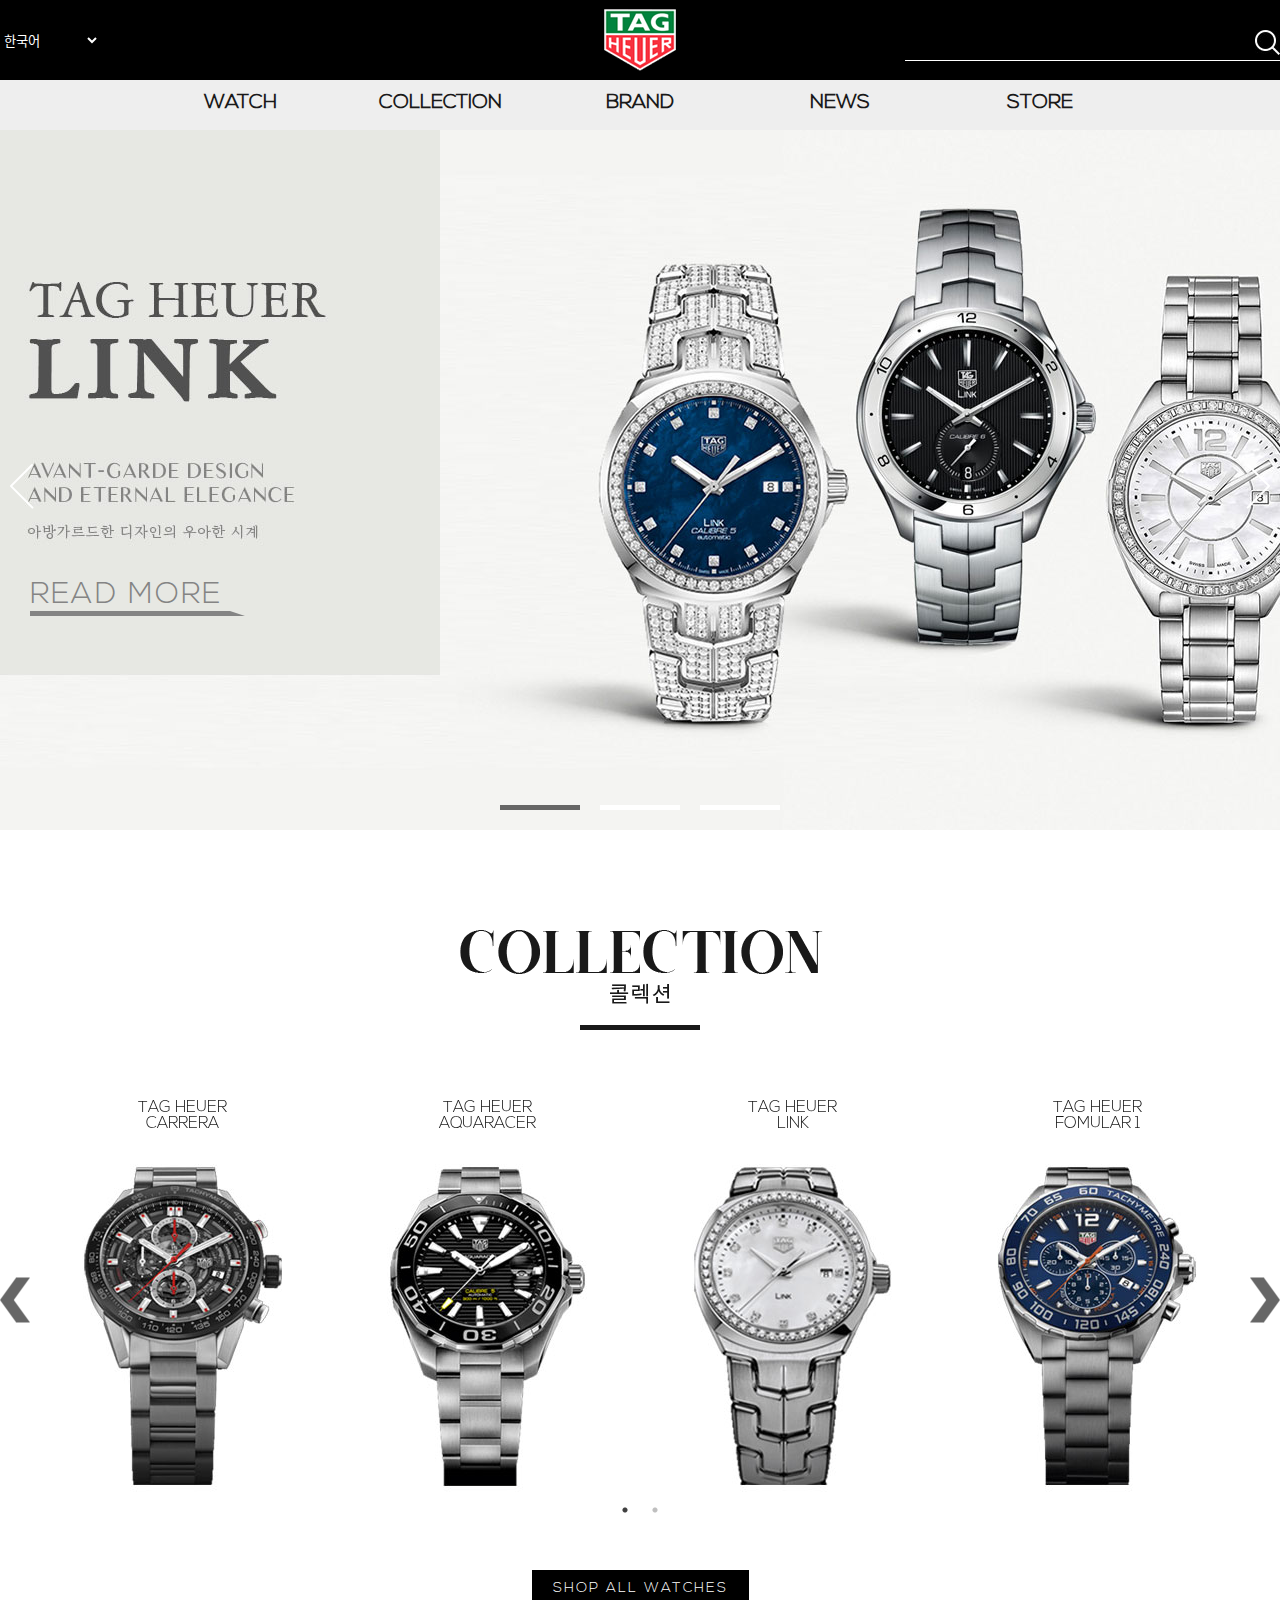
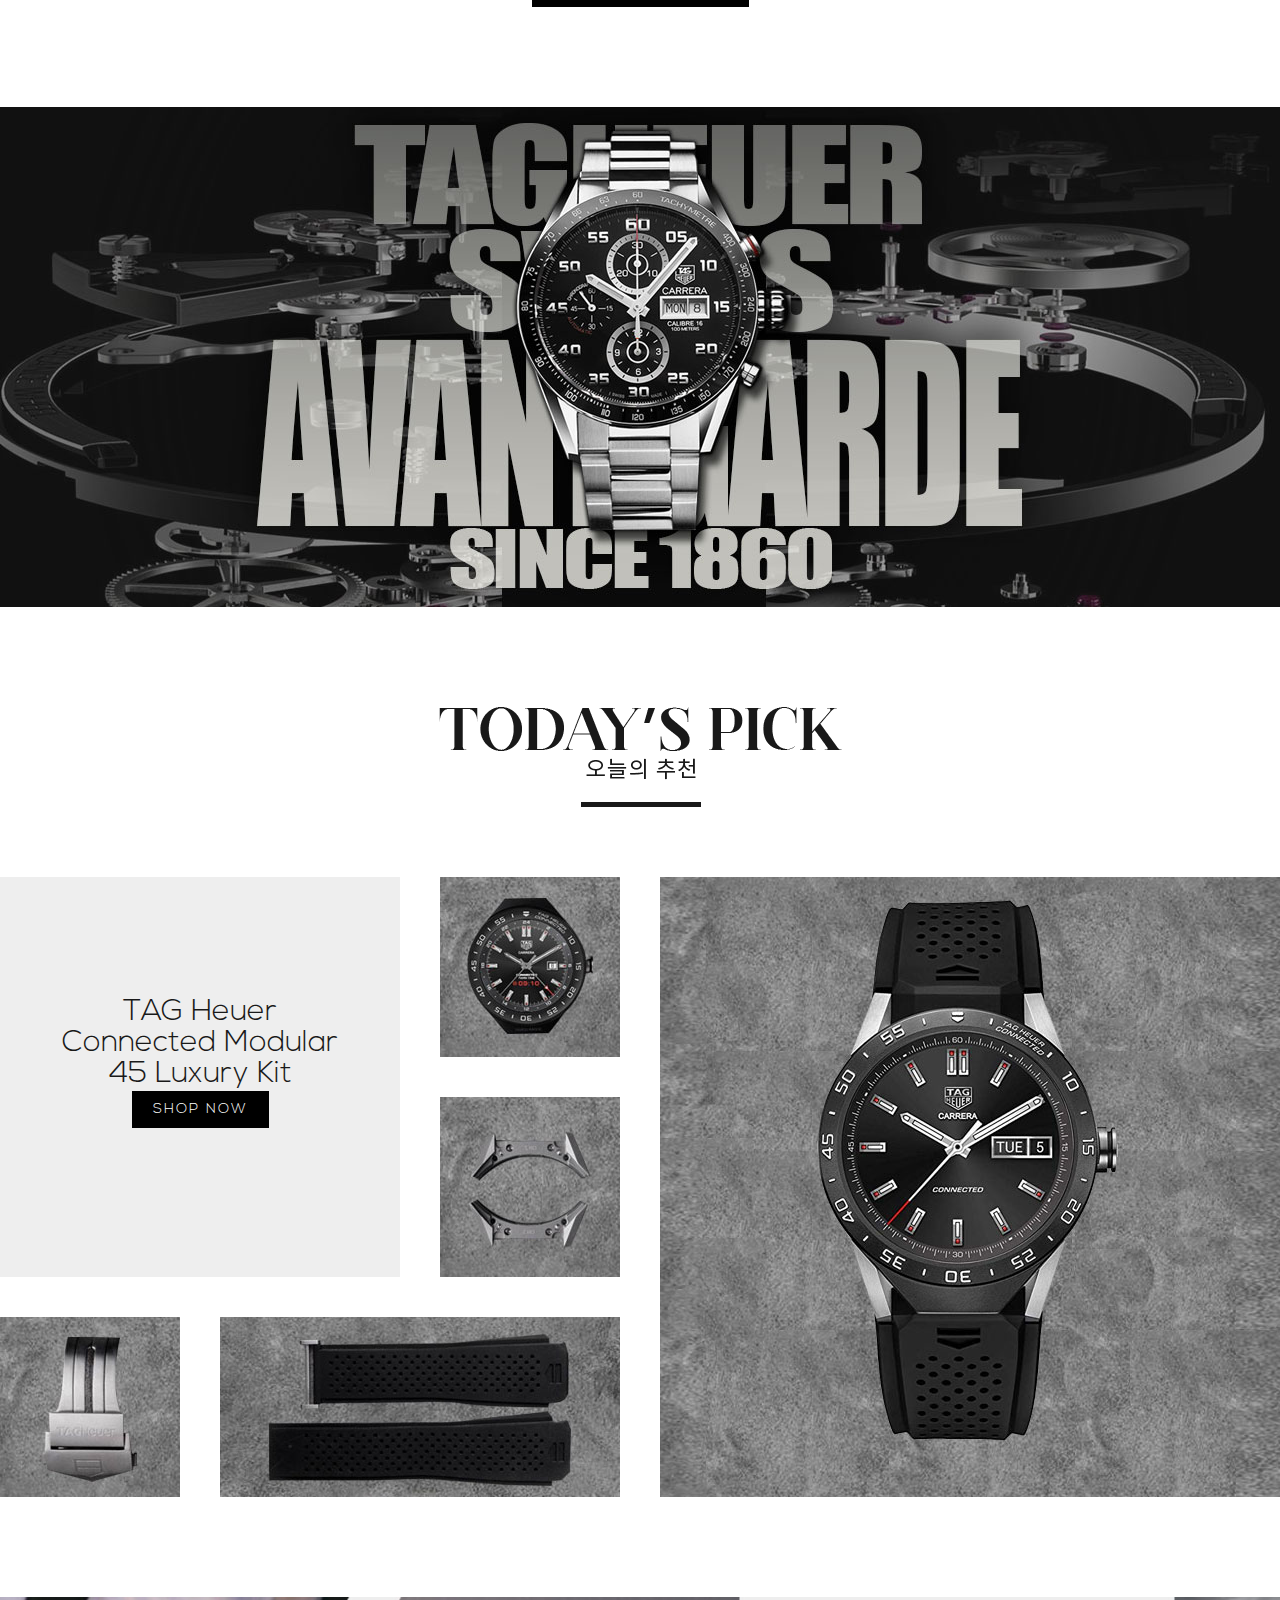
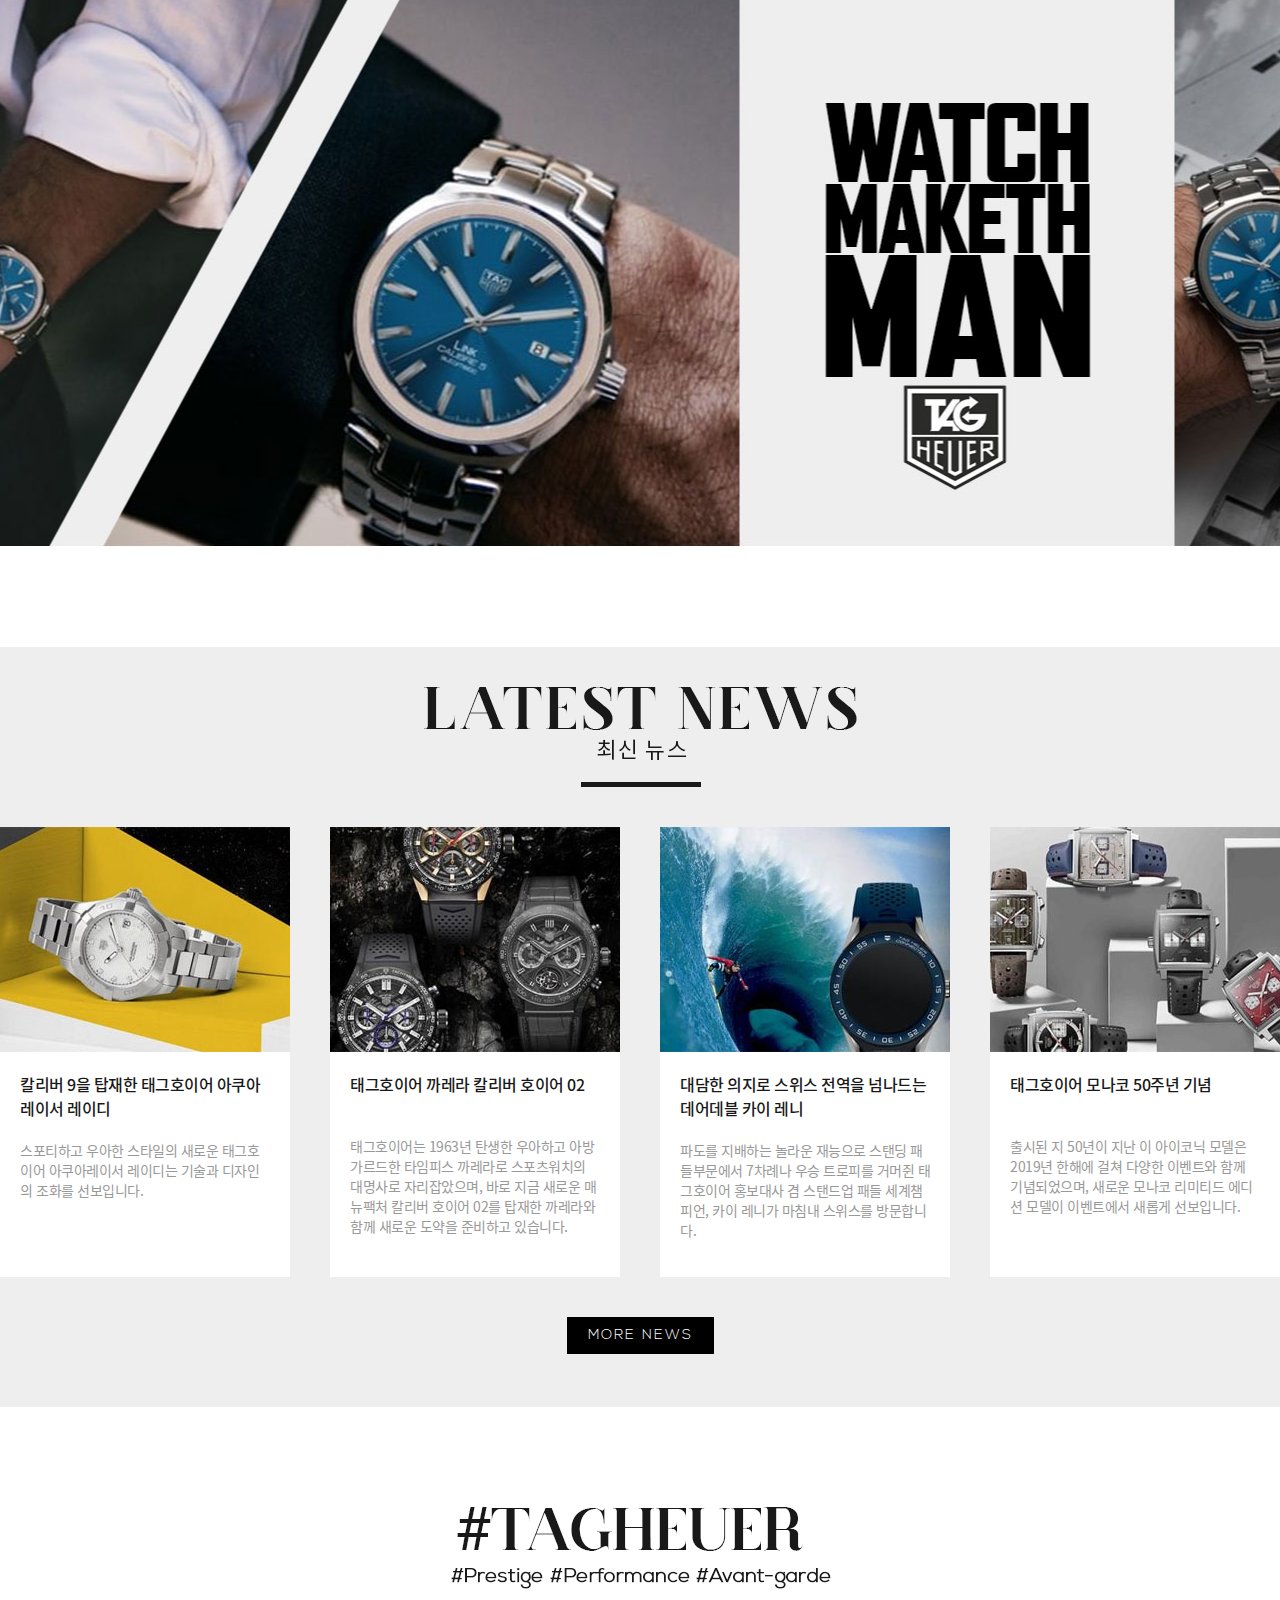
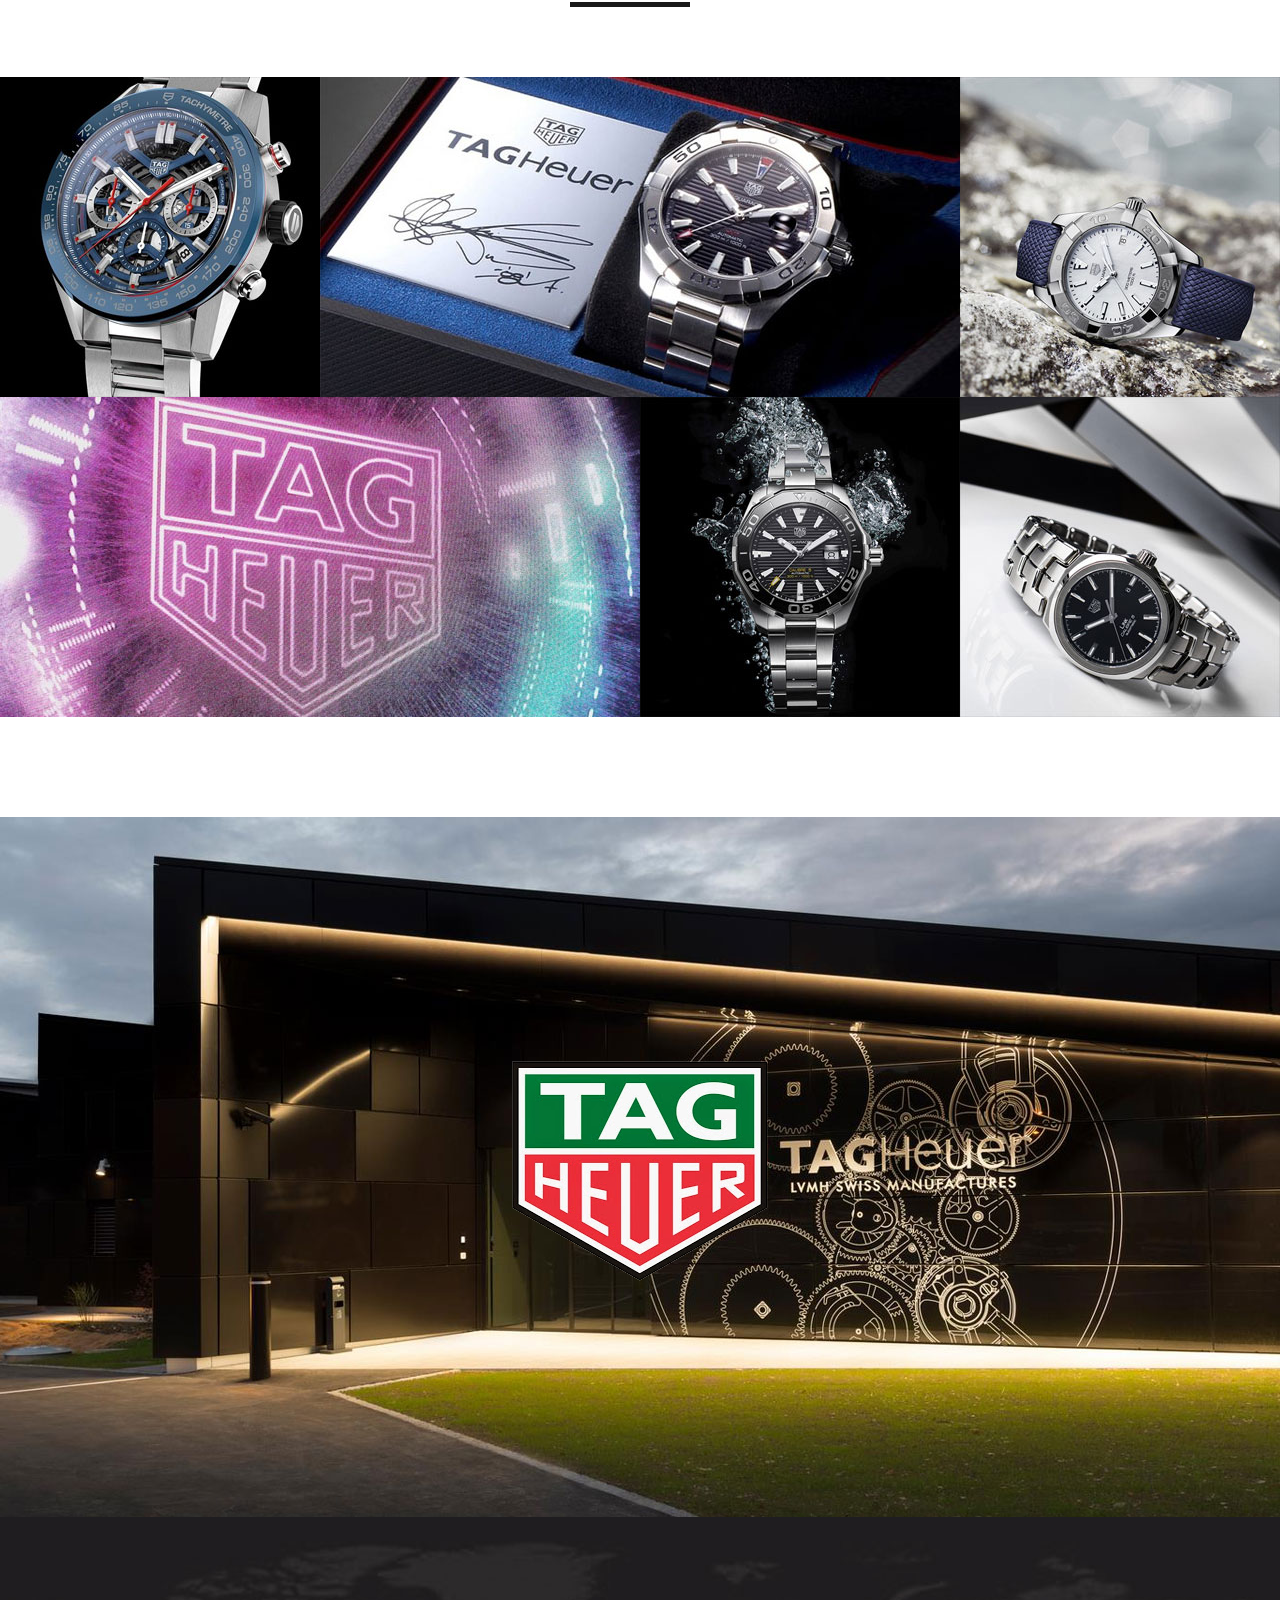
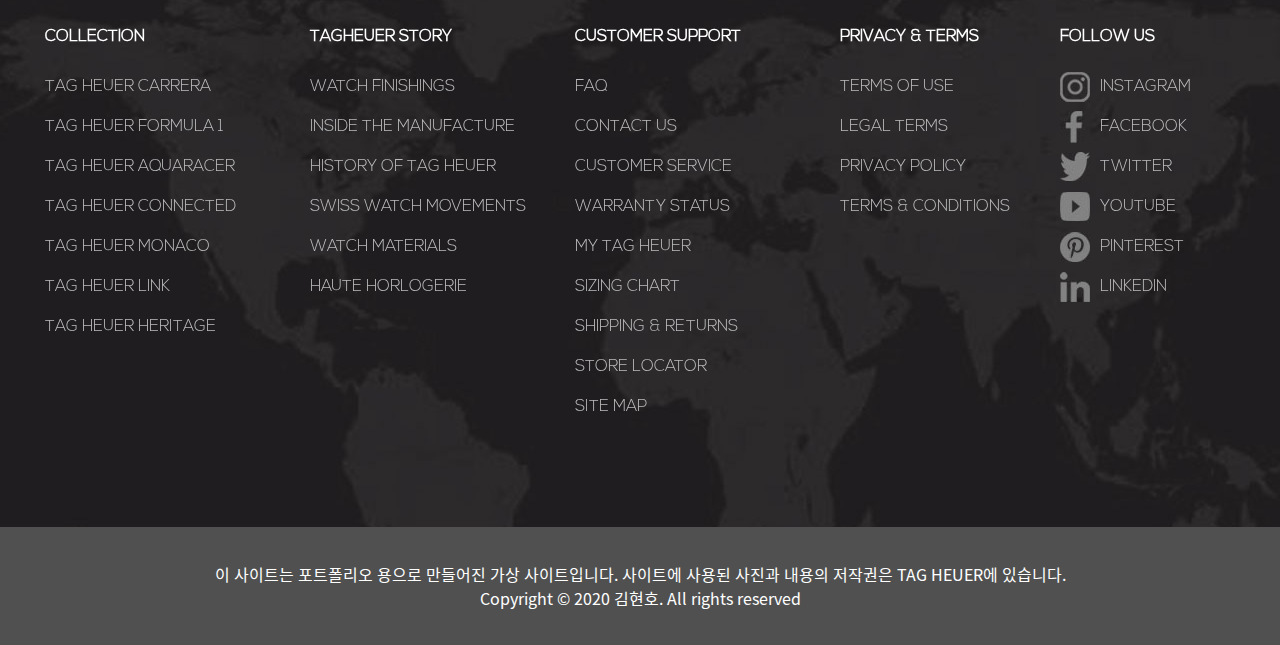
<file: index.html>
<!DOCTYPE html>
<html lang="ko">

<head>
    <meta charset="UTF-8">
    <meta name="viewport" content="width=1280">
    <title>TAG HEUER</title>
    <link rel="shortcut icon" href="favicon.ico" type="image/x-icon">
    <link rel="stylesheet" href="css/all.min.css">
    <link rel="stylesheet" href="css/reset.css">
    <link rel="stylesheet" href="css/style.css">
    <link rel="stylesheet" href="css/slick.css">
    <link rel="stylesheet" href="css/slick-theme.css">
    <link rel="stylesheet" href="css/jquery.bxslider.css">

    <script src="js/jquery-3.4.1.min.js"></script>
    <script src="js/slick.min.js"></script>
    <script src="js/function.js"></script>
    <script src="js/submenu.js"></script>
    <script src="js/jquery.bxslider.min.js"></script>
</head>

<body>
    <p class="skip-navi blind"><a href="#container">본문내용 바로가기</a></p>
    <div class="wrap">
        <div class="gnbbg"></div>
        <header>
            <div class="header-inner">
                <div class="center">
                    <h1 class="logo"><a href="index.html"><img src="images/img_logo_top.gif" alt="TAGHEUER"></a></h1>
                    <select>
                        <option value="kor">한국어</option>
                        <option value="eng">영어</option>
                        <option value="chn">중국어</option>
                        <option value="jpn">일본어</option>
                    </select>
                    <fieldset>
                        <legend class="blind">검색하기</legend>
                        <input type="search"><a href="#"><img src="images/btn_search.jpg" alt="검색"></a>
                    </fieldset>
                </div>
            </div>
            <h2 class="blind">메뉴</h2>
            <nav class="gnb">
                <ul class="center">
                    <li><a href="detail.html">WATCH</a>
                        <div class="sub sub1">
                            <ul>
                                <li><a href="#">남성 시계</a>
                                    <div class="subs subs1">
                                        <ul>
                                            <li><a href="#">오토매틱 크로노그래프</a></li>
                                            <li><a href="#">오토매틱 워치</a></li>
                                            <li><a href="#">크로노그래프</a></li>
                                            <li><a href="#">전체</a></li>
                                        </ul>
                                    </div>
                                </li>
                                <li><a href="#">여성 시계</a>
                                    <div class="subs subs2">
                                        <ul>
                                            <li><a href="#">오토매틱 크로노그래프</a></li>
                                            <li><a href="#">오토매틱 워치</a></li>
                                            <li><a href="#">전체</a></li>
                                        </ul>
                                    </div>
                                </li>
                                <li><a href="#">명품 스포츠 시계</a>
                                    <div class="subs subs3">
                                        <ul>
                                            <li><a href="#">칼리버 호이어 1</a></li>
                                            <li><a href="#">쿼츠</a></li>
                                            <li><a href="#">칼리버 16</a></li>
                                            <li><a href="#">칼리버 17</a></li>
                                            <li><a href="#">전체</a></li>
                                        </ul>
                                    </div>
                                </li>
                                <li><a href="#">다이빙 시계</a>
                                    <div class="subs subs4">
                                        <ul>
                                            <li><a href="#">쿼츠</a></li>
                                            <li><a href="#">칼리버 5</a></li>
                                            <li><a href="#">칼리버 7</a></li>
                                            <li><a href="#">칼리버 9</a></li>
                                            <li><a href="#">칼리버 16</a></li>
                                            <li><a href="#">칼리버 45</a></li>
                                            <li><a href="#">전체</a></li>
                                        </ul>
                                    </div>
                                </li>
                            </ul>
                        </div>
                    </li>
                    <li><a href="collection.html">COLLECTION</a>
                        <div class="sub sub2">
                            <ul>
                                <li><a href="#"><img src="images/img_sub_collection_01.jpg" alt="태그호이어 까레라"><span>태그호이어<br>까레라</span></a></li>
                                <li><a href="#"><img src="images/img_sub_collection_02.jpg" alt="태그호이어 아쿠아레이서"><span>태그호이어<br>아쿠아레이서</span></a></li>
                                <li><a href="#"><img src="images/img_sub_collection_03.jpg" alt="태그호이어 링크"><span>태그호이어<br>링크</span></a></li>
                                <li><a href="#"><img src="images/img_sub_collection_04.jpg" alt="태그호이어 포뮬러 1"><span>태그호이어<br>포뮬러 1</span></a></li>
                                <li><a href="#"><img src="images/img_sub_collection_05.jpg" alt="태그호이어 헤리티지"><span>태그호이어<br>헤리티지</span></a></li>
                                <li><a href="#"><img src="images/img_sub_collection_06.jpg" alt="태그호이어 모나코"><span>태그호이어<br>모나코</span></a></li>
                                <li><a href="#"><img src="images/img_sub_collection_07.jpg" alt="태그호이어 커넥티드 모듈러"><span>태그호이어<br>커넥티드 모듈러</span></a></li>
                            </ul>
                        </div>
                    </li>
                    <li><a href="brand.html">BRAND</a>
                        <div class="sub sub3">
                            <ul>
                                <li><a href="#"><img src="images/img_sub_brand_01.jpg" alt="태그호이어 소개"><span>태그호이어 소개</span></a></li>
                                <li><a href="#"><img src="images/img_sub_brand_02.jpg" alt="태그호이어의 역사"><span>태그호이어의 역사</span></a></li>
                                <li><a href="#"><img src="images/img_sub_brand_03.jpg" alt="태그호이어의 노하우"><span>태그호이어의 노하우</span></a></li>
                                <li><a href="#"><img src="images/img_sub_brand_04.jpg" alt="문의하기"><span>문의하기</span></a></li>
                            </ul>
                        </div>
                    </li>
                    <li><a href="prepare.html">NEWS</a></li>
                    <li><a href="prepare.html">STORE</a></li>
                </ul>
            </nav>
        </header>
        <div class="visual">
            <ul>
                <li class="visual01"><a href="#" class="center"><span class="blind">RECORD YOUR ACTIVITY</span><span class="more">READ MORE</span><span class="arrow-line"></span></a></li>
                <li class="visual02"><a href="#" class="center"><span class="blind">CARRERA CALIBRE 16</span><span class="more">READ MORE</span><span class="arrow-line"></span></a></li>
                <li class="visual03"><a href="#" class="center"><span class="blind">TAG HEUER LINK - avant-garde design and eternal elegance(아방가르드한 디자인의 우아한 시계)</span><span class="more">READ MORE</span><span class="arrow-line"></span></a></li>
            </ul>
        </div>
        <div id="container">
            <div class="collection center">
                <h3><img src="images/title_01.gif" alt="COLLECTION"></h3>
                <ul>
                    <li><a href="collection.html"><span>TAG HEUER<br>CARRERA</span><img src="images/img_collection_01.jpg" alt="TAG HEUER CARRERA"></a></li>
                    <li><a href="collection.html"><span>TAG HEUER<br>AQUARACER</span><img src="images/img_collection_02.jpg" alt="TAG HEUER AQUARACER"></a></li>
                    <li><a href="collection.html"><span>TAG HEUER<br>LINK</span><img src="images/img_collection_03.jpg" alt="TAG HEUER LINK"></a></li>
                    <li><a href="collection.html"><span>TAG HEUER<br>FOMULAR 1</span><img src="images/img_collection_04.jpg" alt="TAG HEUER FOMULAR 1"></a></li>
                    <li><a href="collection.html"><span>TAG HEUER<br>HERITAGE</span><img src="images/img_collection_05.jpg" alt="TAG HEUER HERITAGE"></a></li>
                    <li><a href="collection.html"><span>TAG HEUER<br>MONACO</span><img src="images/img_collection_06.jpg" alt="TAG HEUER MONACO"></a></li>
                    <li><a href="collection.html"><span>TAG HEUER<br>CONNECTED MODULAR</span><img src="images/img_collection_07.jpg" alt="TAG HEUER CONNECTED MODULAR"></a></li>
                </ul>
                <!--
                <div class="btn-prev"><span class="blind">이전</span></div>
                <div class="btn-next"><span class="blind">다음</span></div>
-->
                <p><a href="#" class="btn btn-black">SHOP ALL WATCHES</a></p>
            </div>
            <a href="#" class="bar-banner-01">
                <p class="blind">TAGHEUER SWISS AVANT-GARDE SINCE 1860</p>
            </a>
            <div class="today center">
                <h3><img src="images/title_02.gif" alt="TODAY'S PICK"></h3>
                <div class="todays">
                    <div class="right">사진1</div>
                    <ul class="left">
                        <li>TAG Heuer<br>Connected Modular<br>45 Luxury Kit<p><a href="#" class="btn btn-black">SHOP NOW</a></p>
                        </li>
                        <li>사진2</li>
                        <li>사진3</li>
                        <li>사진4</li>
                        <li>사진5</li>
                    </ul>

                </div>
            </div>
            <a href="#" class="bar-banner-02">
                <p class="blind">WATCH MAKETH MAN</p>
            </a>
            <div class="newsbg">
                <div class="news center">
                    <h3><img src="images/title_03.gif" alt="LATEST NEWS"></h3>
                    <ul>
                        <li>
                            <div><a href="#"><img src="images/img_news_01.jpg" alt="칼리버 9을 탑재한 태그호이어 아쿠아레이서 레이디">
                                    <div class="news-content">
                                        <dl>
                                            <dt>칼리버 9을 탑재한 태그호이어 아쿠아레이서 레이디</dt>
                                            <dd>스포티하고 우아한 스타일의 새로운 태그호이어 아쿠아레이서 레이디는 기술과 디자인의 조화를 선보입니다.</dd>
                                        </dl>
                                    </div>
                                </a></div>
                        </li>
                        <li>
                            <div><a href="#"><img src="images/img_news_02.jpg" alt="태그호이어 까레라 칼리버 호이어 02">
                                    <div class="news-content">
                                        <dl>
                                            <dt>태그호이어 까레라 칼리버 호이어 02</dt>
                                            <dd>태그호이어는 1963년 탄생한 우아하고 아방가르드한 타임피스 까레라로 스포츠워치의 대명사로 자리잡았으며, 바로 지금 새로운 매뉴팩처 칼리버 호이어 02를 탑재한 까레라와 함께 새로운 도약을 준비하고 있습니다.</dd>
                                        </dl>
                                    </div>
                                </a></div>
                        </li>
                        <li>
                            <div><a href="#"><img src="images/img_news_03.jpg" alt="대담한 의지로 스위스 전역을 넘나드는 데어데블 카이 레니">
                                    <div class="news-content">
                                        <dl>
                                            <dt>대담한 의지로 스위스 전역을 넘나드는 데어데블 카이 레니</dt>
                                            <dd>파도를 지배하는 놀라운 재능으로 스탠딩 패들부문에서 7차례나 우승 트로피를 거머쥔 태그호이어 홍보대사 겸 스탠드업 패들 세계챔피언, 카이 레니가 마침내 스위스를 방문합니다.</dd>
                                        </dl>
                                    </div>
                                </a></div>
                        </li>
                        <li>
                            <div><a href="#"><img src="images/img_news_04.jpg" alt="태그호이어 모나코 50주년 기념">
                                    <div class="news-content">
                                        <dl>
                                            <dt>태그호이어 모나코 50주년 기념</dt>
                                            <dd>출시된 지 50년이 지난 이 아이코닉 모델은 2019년 한해에 걸쳐 다양한 이벤트와 함께 기념되었으며, 새로운 모나코 리미티드 에디션 모델이 이벤트에서 새롭게 선보입니다.</dd>
                                        </dl>
                                    </div>
                                </a></div>
                        </li>
                    </ul>
                    <p><a href="#" class="btn btn-black">MORE NEWS</a></p>
                </div>
            </div>
            <div class="sns center">
                <h3><img src="images/title_04.gif" alt="#TAGHEUER"></h3>
                <h4 class="blind">인스타그램 리스트</h4>
                <ul>
                    <li><a href="#">인스타그램 이미지</a></li>
                    <li><a href="#">인스타그램 이미지</a></li>
                    <li><a href="#">인스타그램 이미지</a></li>
                    <li><a href="#">인스타그램 이미지</a></li>
                    <li><a href="#">인스타그램 이미지</a></li>
                    <li><a href="#">인스타그램 이미지</a></li>
                </ul>
            </div>
            <div class="store">
                <div class="center">
                    <p class="front"><span class="blind">TAGHEUER</span></p>
                    <p class="back"><span class="blind">STORE LOCATOR 태그호이어의 매장을 검색하세요</span><a href="#" class="btn btn-black" style="margin: 400px 0 0 108px;">FIND STORE</a></p>
                </div>
            </div>
        </div>
        <footer>

            <div class="bottom center">
                <p><span class="blind">TAG HEUER</span></p>
                <ul class="sitemap">
                    <li><a href="#">COLLECTION</a>
                        <ul>
                            <li><a href="#">TAG HEUER CARRERA</a></li>
                            <li><a href="#">TAG HEUER FORMULA 1</a></li>
                            <li><a href="#">TAG HEUER AQUARACER</a></li>
                            <li><a href="#">TAG HEUER CONNECTED</a></li>
                            <li><a href="#">TAG HEUER MONACO</a></li>
                            <li><a href="#">TAG HEUER LINK</a></li>
                            <li><a href="#">TAG HEUER HERITAGE</a></li>
                        </ul>
                    </li>
                    <li><a href="#">TAGHEUER STORY</a>
                        <ul>
                            <li><a href="#">WATCH FINISHINGS</a></li>
                            <li><a href="#">INSIDE THE MANUFACTURE</a></li>
                            <li><a href="#">HISTORY OF TAG HEUER</a></li>
                            <li><a href="#">SWISS WATCH MOVEMENTS</a></li>
                            <li><a href="#">WATCH MATERIALS</a></li>
                            <li><a href="#">HAUTE HORLOGERIE</a></li>
                        </ul>
                    </li>
                    <li><a href="#">CUSTOMER SUPPORT</a>
                        <ul>
                            <li><a href="#">FAQ</a></li>
                            <li><a href="#">CONTACT US</a></li>
                            <li><a href="#">CUSTOMER SERVICE</a></li>
                            <li><a href="#">WARRANTY STATUS</a></li>
                            <li><a href="#">MY TAG HEUER</a></li>
                            <li><a href="#">SIZING CHART</a></li>
                            <li><a href="#">SHIPPING &amp; RETURNS</a></li>
                            <li><a href="#">STORE LOCATOR</a></li>
                            <li><a href="#">SITE MAP</a></li>
                        </ul>
                    </li>
                    <li><a href="#">PRIVACY &amp; TERMS</a>
                        <ul>
                            <li><a href="#">TERMS OF USE</a></li>
                            <li><a href="#">LEGAL TERMS</a></li>
                            <li><a href="#">PRIVACY POLICY</a></li>
                            <li><a href="#">TERMS &amp; CONDITIONS</a></li>
                        </ul>
                    </li>
                    <li><a href="#">FOLLOW US</a>
                        <ul>
                            <li><a href="#">INSTAGRAM</a></li>
                            <li><a href="#">FACEBOOK</a></li>
                            <li><a href="#">TWITTER</a></li>
                            <li><a href="#">YOUTUBE</a></li>
                            <li><a href="#">PINTEREST</a></li>
                            <li><a href="#">LINKEDIN</a></li>
                        </ul>
                    </li>
                </ul>
            </div>
            <div class="footer-bottom">
                <address class="center">
                    이 사이트는 포트폴리오 용으로 만들어진 가상 사이트입니다. 사이트에 사용된 사진과 내용의 저작권은 TAG HEUER에 있습니다.<br>Copyright &copy; 2020 김현호. All rights reserved
                </address>
            </div>
        </footer>
    </div>
    <input type="hidden" name="isForce" value="<?=$_POST['isForce']?>" class="input">
    <script>
        var mobile_keys = new Array('iPhone', 'iPod', 'Android', 'BlackBerry', 'Windows Phone', 'Windows CE', 'LG', 'MOT', 'SAMSUNG', 'SonyEricsson', 'Nokia');

        if ($('.input').attr('value') == 'pc') mobile_keys = null;

        for (i in mobile_keys) {
            if (navigator.userAgent.match(mobile_keys[i]) != null) {
                location.href = "mo/index.html";
                break;
            }
        }

    </script>
</body>

</html>
</file>
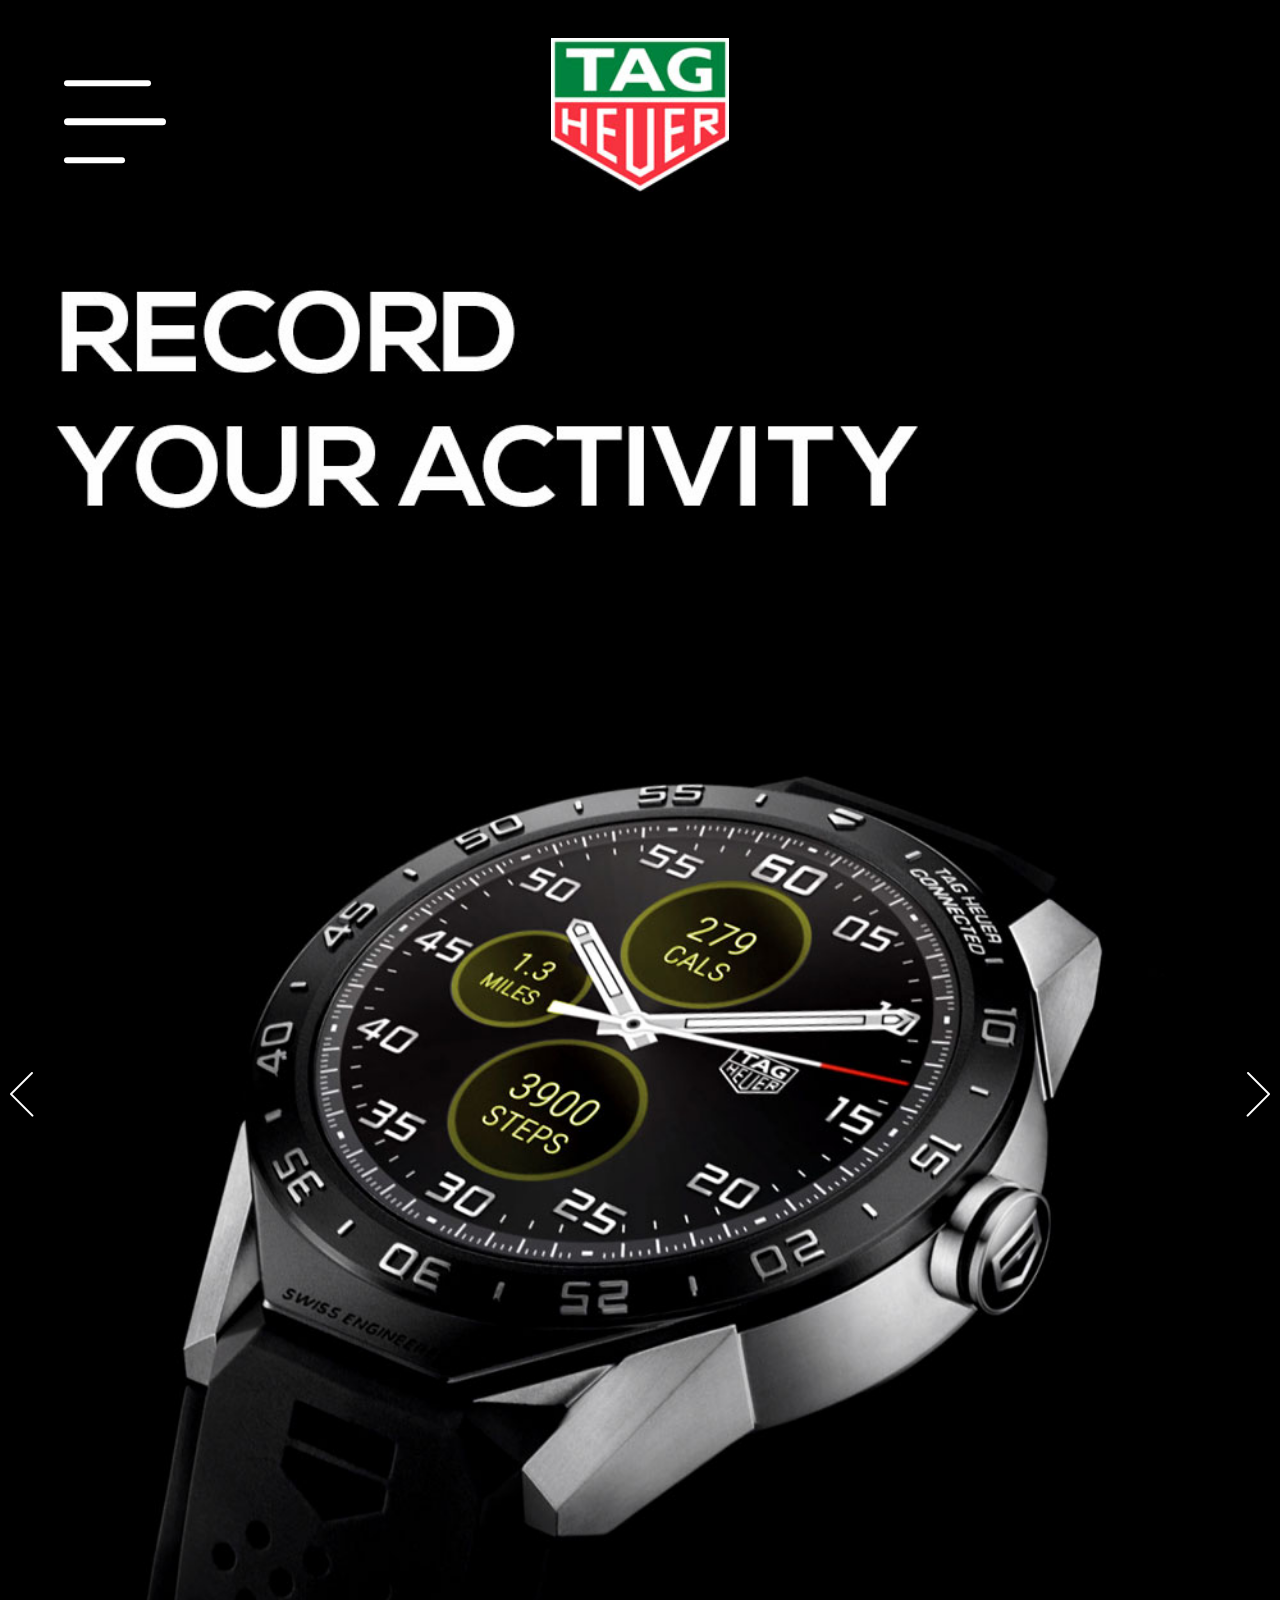
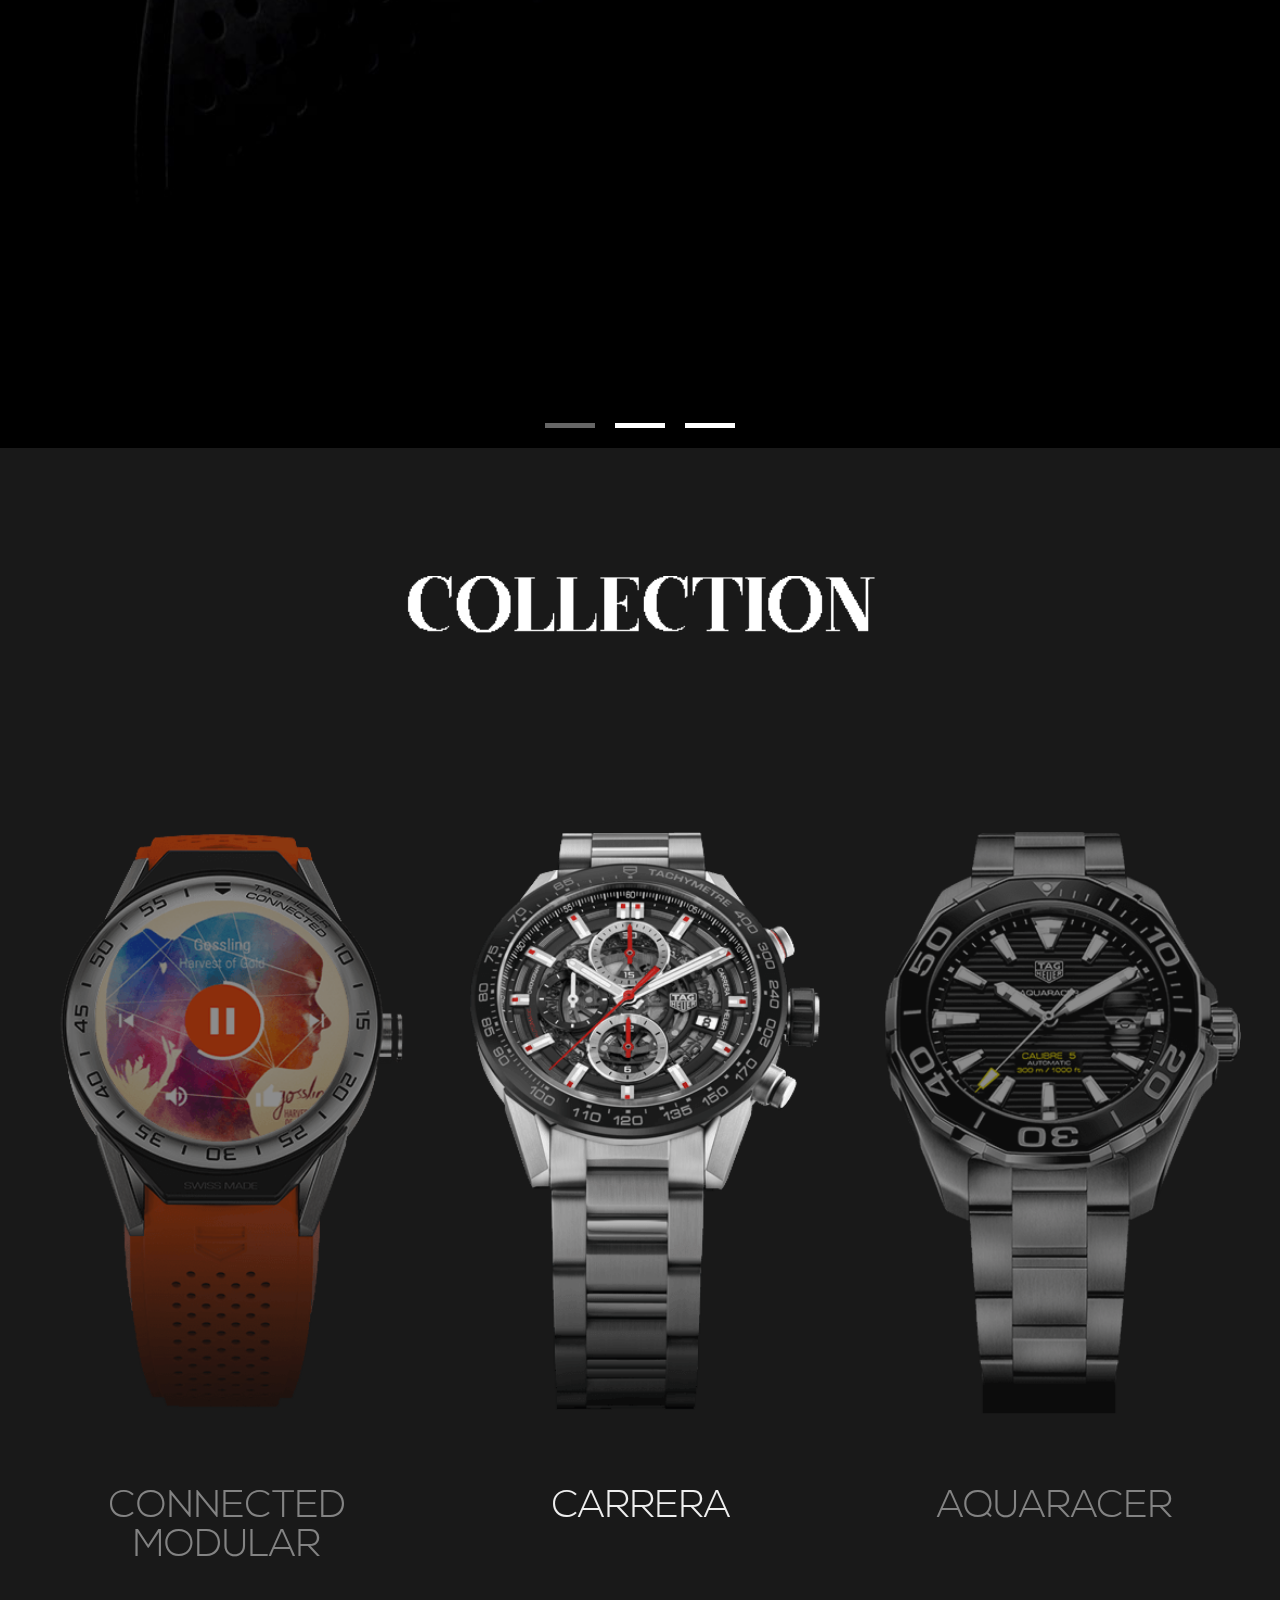
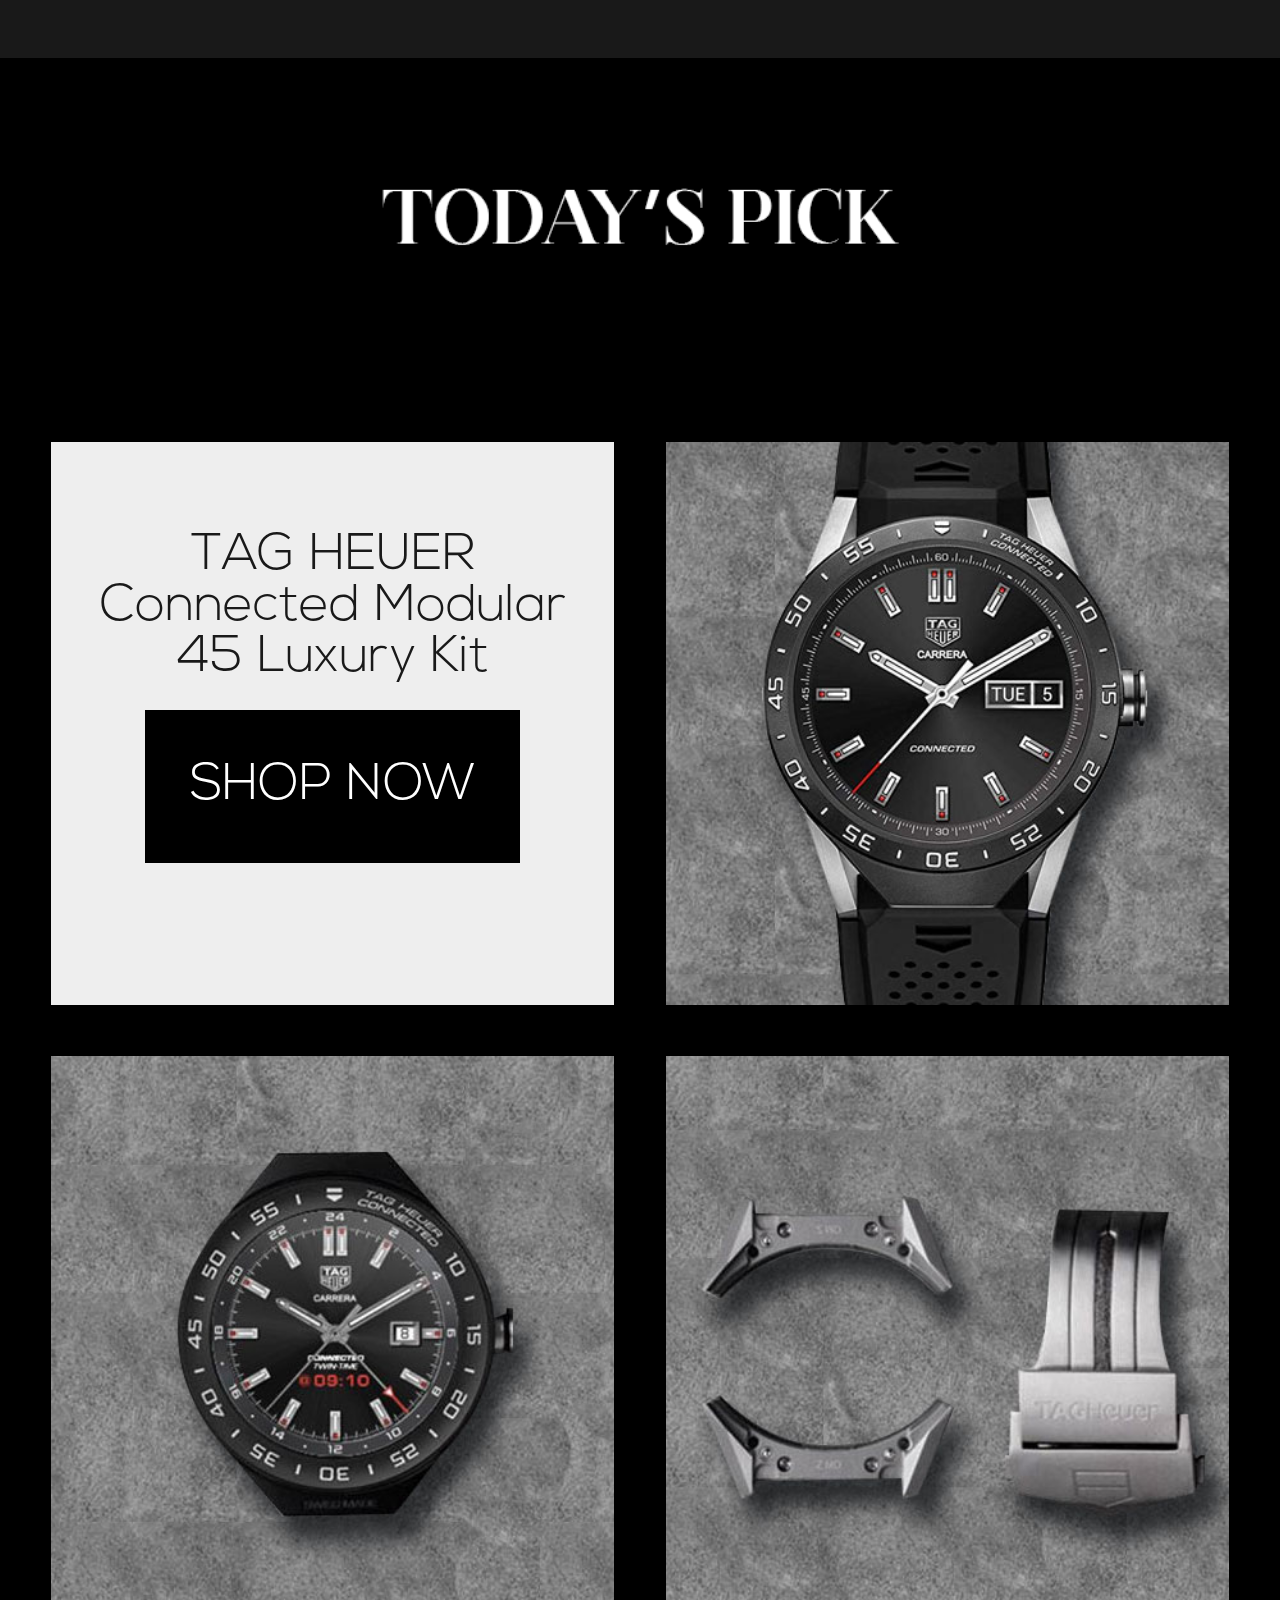
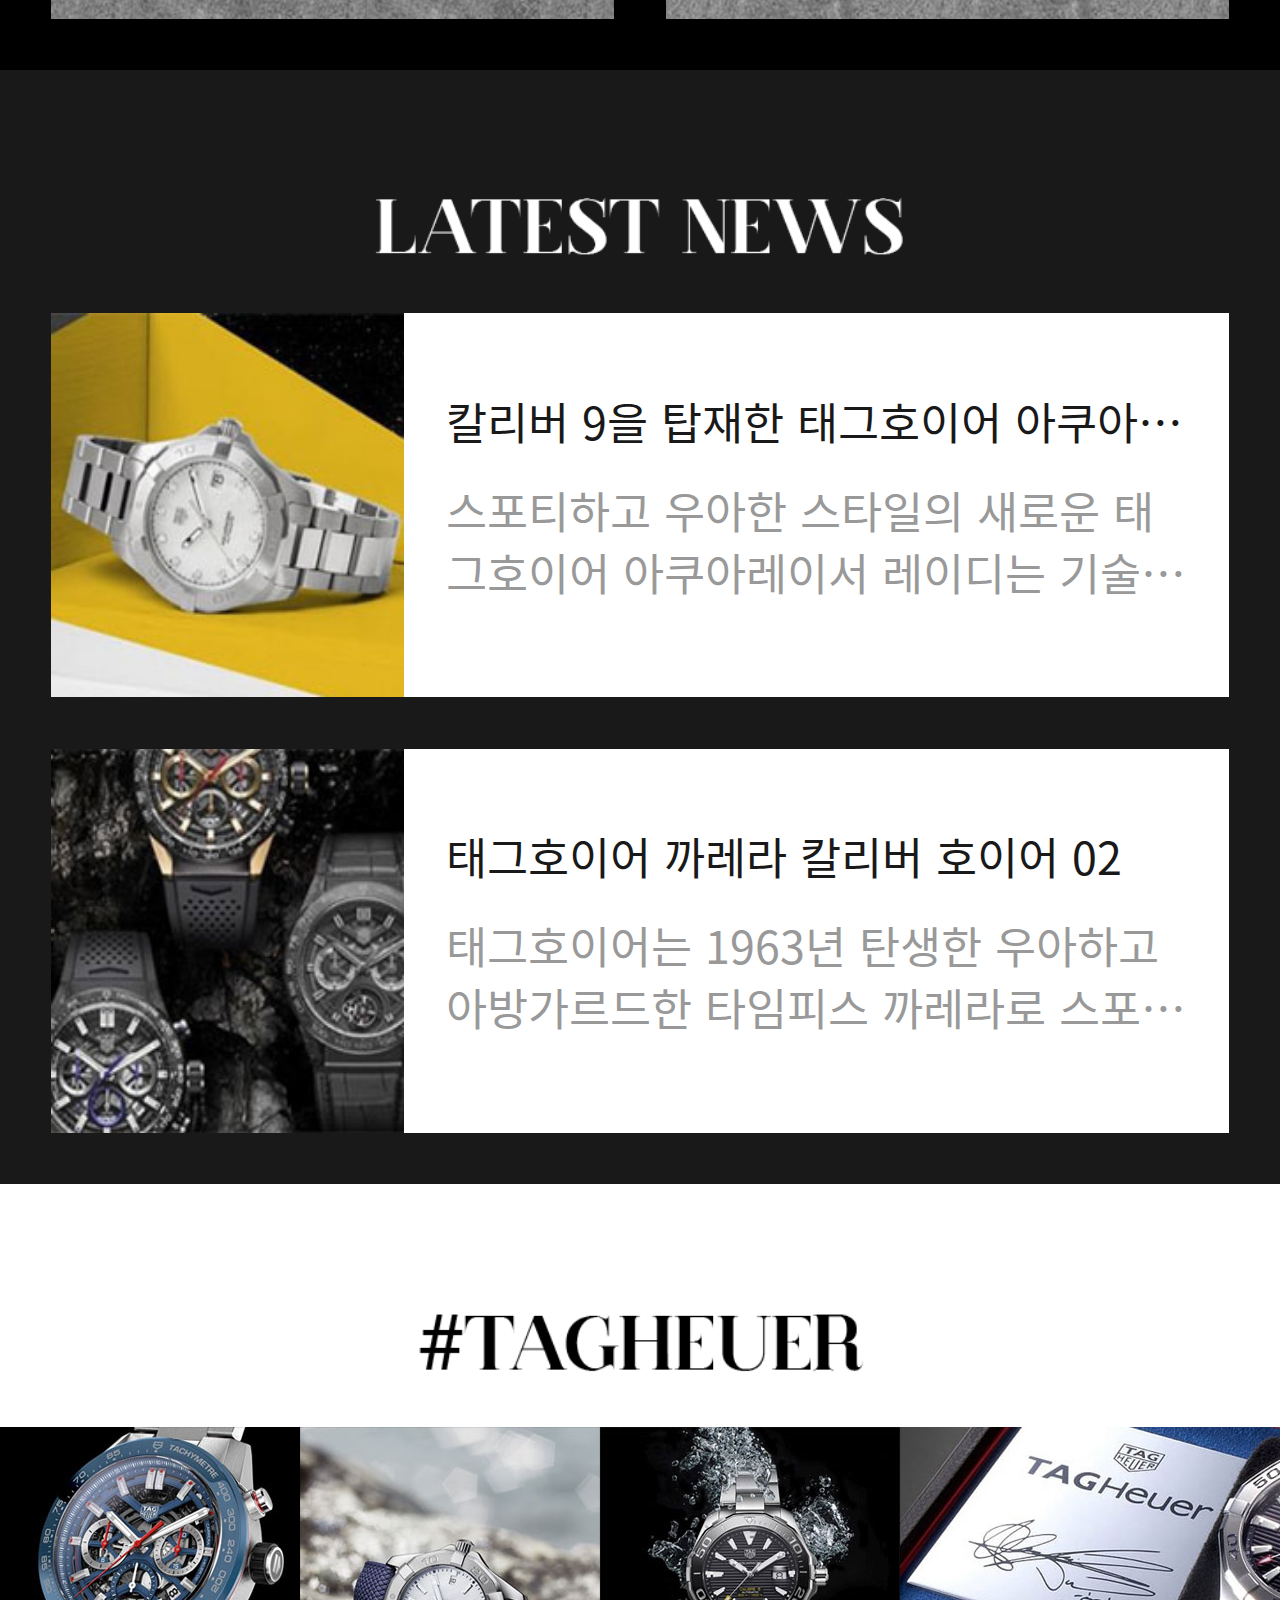
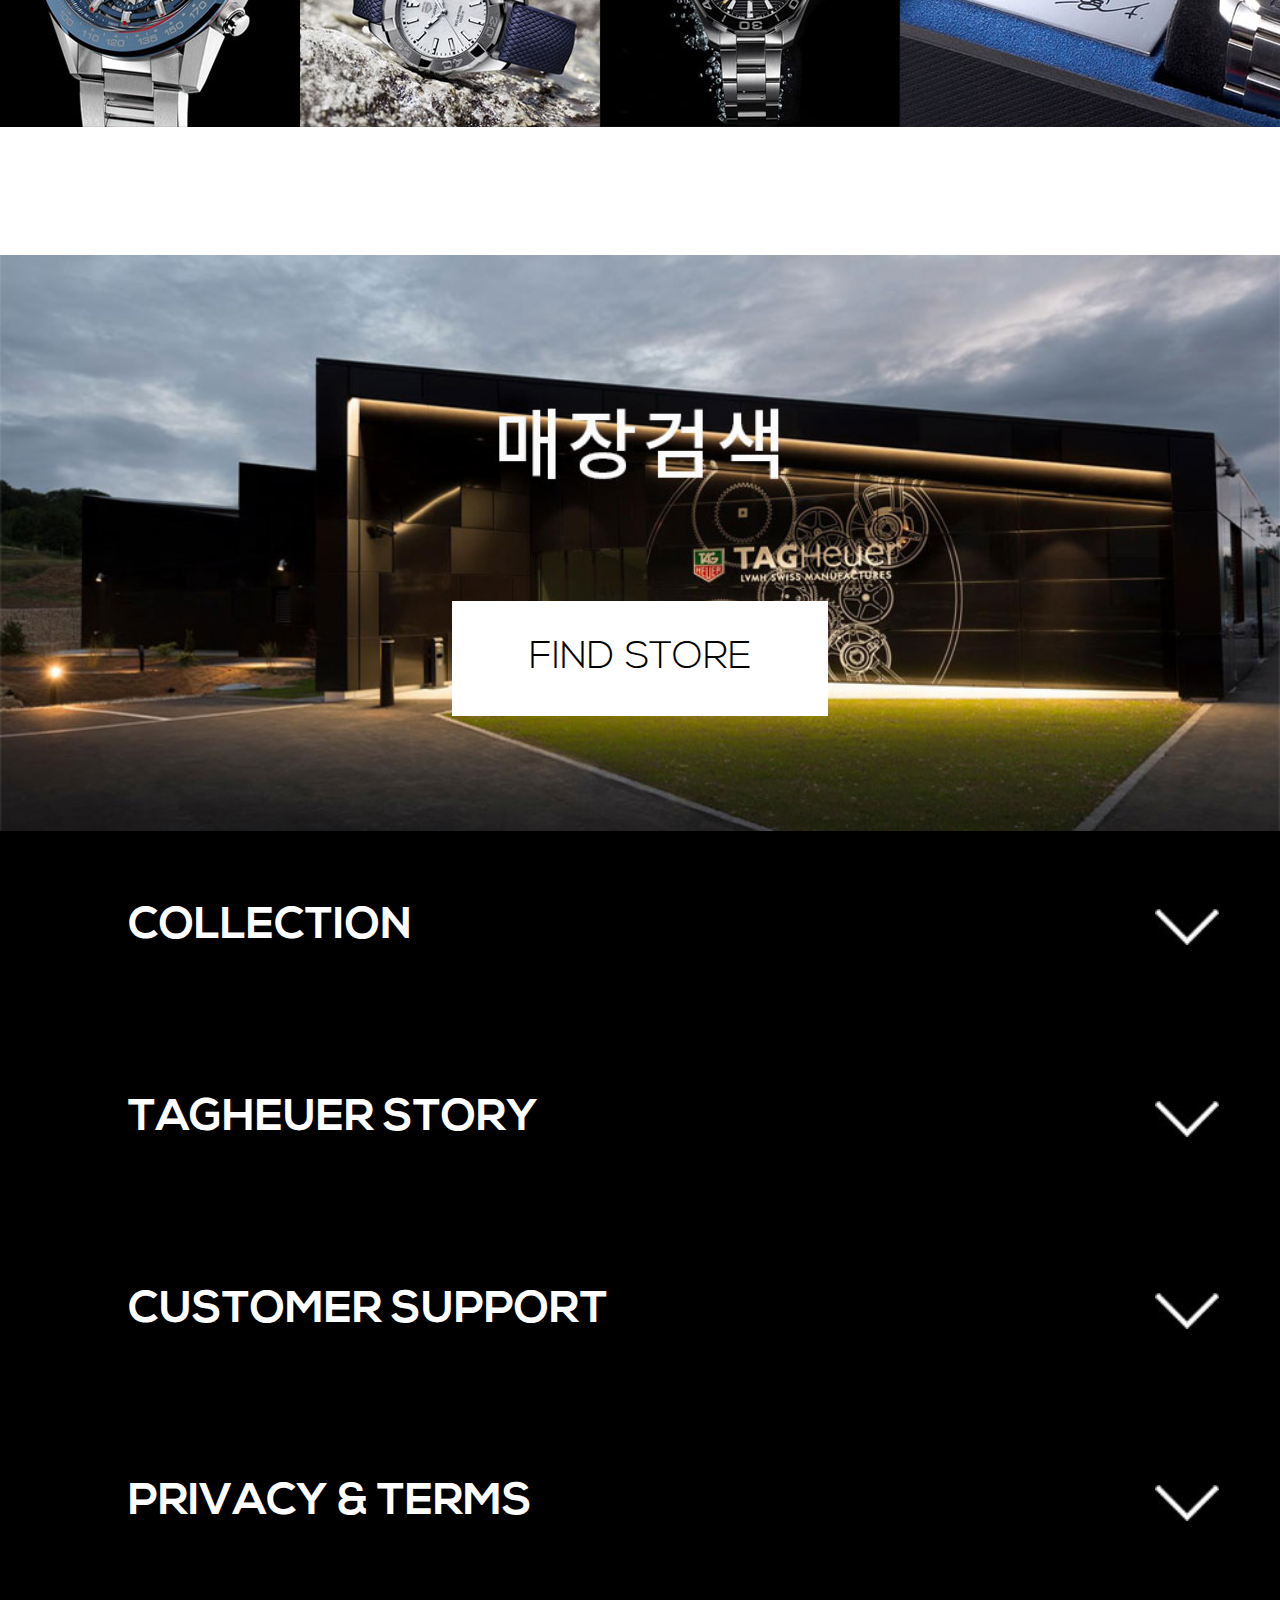
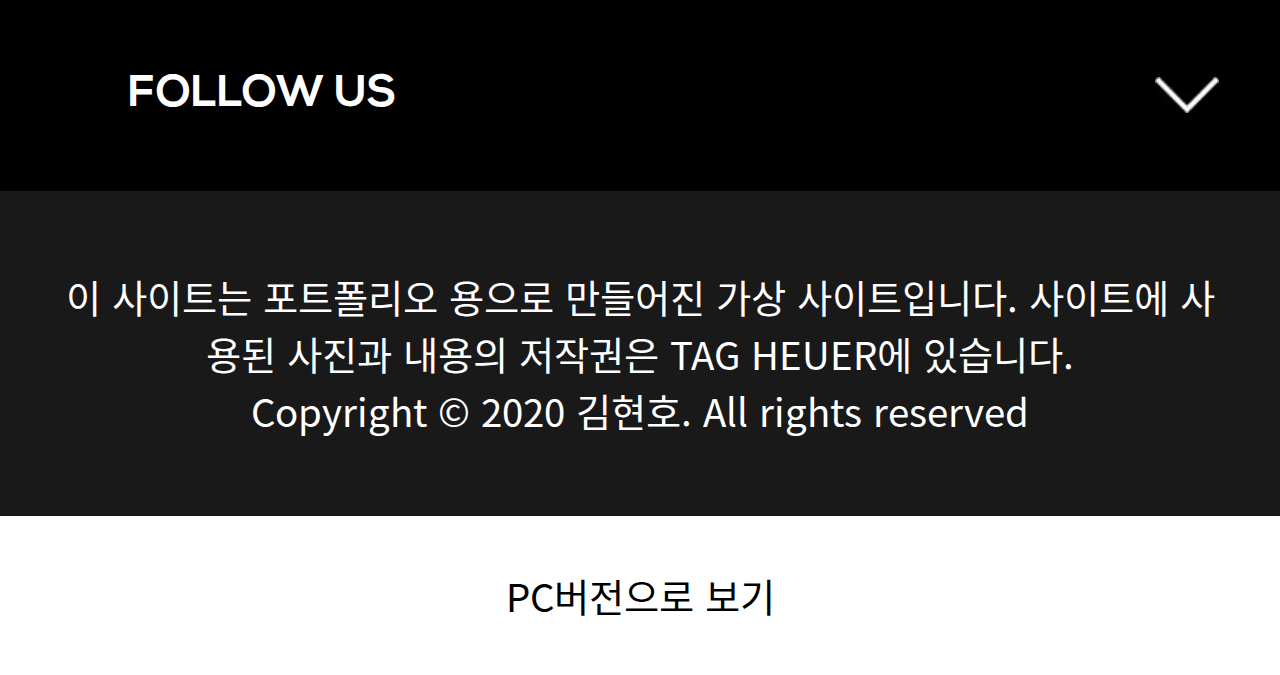
<file: mo/index.html>
<!DOCTYPE html>
<html lang="ko">

<head>
    <meta charset="UTF-8">
    <meta name="viewport" content="width=device-width,initial-scale=1.0,minimum-scale=1.0,maximum-scale=1.0,user-scalable=no">

    <title>TAG HEUER</title>
    <link rel="shortcut icon" href="../favicon.ico" type="image/x-icon">
    <link rel="stylesheet" href="../css/all.min.css">
    <link rel="stylesheet" href="../css/reset.css">
    <link rel="stylesheet" href="../css/style.css">
    <link rel="stylesheet" href="../css/slick.css">
    <link rel="stylesheet" href="../css/slick-theme.css">
    <link rel="stylesheet" href="../css/jquery.bxslider.css">

    <script src="../js/jquery-3.4.1.min.js"></script>
    <script src="../js/slick.min.js"></script>
    <script src="../js/function.js"></script>
    <script src="../js/submenu.js"></script>
    <script src="../js/jquery.bxslider.min.js"></script>
</head>

<body class="mobile">
    <p class="skip-navi blind"><a href="#container">본문내용 바로가기</a></p>
    <div class="wrap">
        <header>
            <div class="top">
                <h1 class="m-logo"><a href="index.html"><img src="../images/m_toplogo.jpg" alt="TAGHEUER"></a></h1>
                <div class="m-menu-btn"><span></span></div>
            </div>
            <h2 class="blind">메뉴</h2>
            <div class="m-menu">
                <nav class="m-gnb">
                    <ul>
                        <li><a href="#">WATCH</a>
                            <div class="sub">
                                <div><a href="#">WATCH</a></div>
                                <ul style="display: block;">
                                    <li><a href="javascript:;">남성 시계</a></li>
                                    <li><a href="javascript:;">여성 시계</a></li>
                                    <li><a href="javascript:;">명품 스포츠 시계</a></li>
                                    <li><a href="javascript:;">다이빙 시계</a></li>
                                </ul>
                            </div>
                        </li>
                        <li><a href="javascript:;">COLLECTION</a>
                            <div class="sub">
                                <div><a href="javascript:;">COLLECTION</a></div>
                                <ul>
                                    <li><a href="javascript:;">태그호이어 까레라</a></li>
                                    <li><a href="javascript:;">태그호이어 아쿠아레이서</a></li>
                                    <li><a href="javascript:;">태그호이어 링크</a></li>
                                    <li><a href="javascript:;">태그호이어 포뮬러 1</a></li>
                                    <li><a href="javascript:;">태그호이어 헤리티지</a></li>
                                    <li><a href="javascript:;">태그호이어 모나코</a></li>
                                    <li><a href="javascript:;">태그호이어 커넥티드 모듈러</a></li>
                                </ul>
                            </div>
                        </li>
                        <li><a href="javascript:;">BRAND</a>
                            <div class="sub">
                                <div><a href="javascript:;">BRAND</a></div>
                                <ul>
                                    <li><a href="javascript:;">태그호이어 소개</a></li>
                                    <li><a href="javascript:;">태그호이어의 역사</a></li>
                                    <li><a href="javascript:;">태그호이어의 노하우</a></li>
                                    <li><a href="javascript:;">문의하기</a></li>
                                </ul>
                            </div>
                        </li>
                        <li><a href="javascript:;">NEWS</a>
                            <div class="sub">
                                <div><a href="javascript:;">NEWS</a></div>
                                <ul>
                                    <li><a href="javascript:;">최신 뉴스 보기</a></li>
                                    <li><a href="javascript:;">지난 뉴스 보기</a></li>
                                </ul>
                            </div>
                        </li>
                        <li><a href="javascript:;">STORE</a></li>
                    </ul>
                </nav>
            </div>
        </header>
        <div class="m-visual">
            <ul>
                <li class="visual01"><a href="#">RECORD YOUR ACTIVITY</a></li>
                <li class="visual02"><a href="#">CARRERA CALIBRE 16</a></li>
                <li class="visual03"><a href="#">TAG HEUER LINK - avant-garde design and eternal elegance(아방가르드한 디자인의 우아한 시계)</a></li>
            </ul>
        </div>
        <div id="container">
            <div class="m-collection">
                <h3><img src="../images/m_title_01.gif" alt="COLLECTION"></h3>
                <ul>
                    <li><a href="#"><img src="../images/m_img_collection_01.png" alt="TAG HEUER CARRERA"><span>CARRERA</span></a></li>
                    <li><a href="#"><img src="../images/m_img_collection_02.png" alt="TAG HEUER AQUARACER"><span>AQUARACER</span></a></li>
                    <li><a href="#"><img src="../images/m_img_collection_03.png" alt="TAG HEUER LINK"><span>LINK</span></a></li>
                    <li><a href="#"><img src="../images/m_img_collection_04.png" alt="TAG HEUER FOMULAR 1"><span>FOMULAR 1</span></a></li>
                    <li><a href="#"><img src="../images/m_img_collection_05.png" alt="TAG HEUER HERITAGE"><span>HERITAGE</span></a></li>
                    <li><a href="#"><img src="../images/m_img_collection_06.png" alt="TAG HEUER MONACO"><span>MONACO</span></a></li>
                    <li><a href="#"><img src="../images/m_img_collection_07.png" alt="TAG HEUER CONNECTED MODULAR"><span>CONNECTED MODULAR</span></a></li>
                </ul>
            </div>
            <div class="m-today">
                <h3><img src="../images/m_title_02.gif" alt="TODAY'S PICK"></h3>
                <div class="todays">
                    <ul>
                        <li>TAG HEUER<br>Connected Modular<br>45 Luxury Kit<p><a href="#" class="btn-mobile">SHOP NOW</a></p>
                        </li>
                        <li>사진1</li>
                        <li>사진2</li>
                        <li>사진3</li>
                    </ul>
                </div>
            </div>
            <div class="m-news">
                <h3><img src="../images/m_title_03.gif" alt="LATEST NEWS"></h3>
                <ul>
                    <li>
                        <a href="#"><img src="../images/m_img_news_01.jpg" alt="칼리버 9을 탑재한 태그호이어 아쿠아레이서 레이디">
                            <div class="news-content">
                                <dl>
                                    <dt>칼리버 9을 탑재한 태그호이어 아쿠아레이서 레이디</dt>
                                    <dd>스포티하고 우아한 스타일의 새로운 태그호이어 아쿠아레이서 레이디는 기술과 디자인의 조화를 선보입니다.</dd>
                                </dl>
                            </div>
                        </a>
                    </li>
                    <li>
                        <a href="#"><img src="../images/m_img_news_02.jpg" alt="태그호이어 까레라 칼리버 호이어 02">
                            <div class="news-content">
                                <dl>
                                    <dt>태그호이어 까레라 칼리버 호이어 02</dt>
                                    <dd>태그호이어는 1963년 탄생한 우아하고 아방가르드한 타임피스 까레라로 스포츠워치의 대명사로 자리잡았으며, 바로 지금 새로운 매뉴팩처 칼리버 호이어 02를 탑재한 까레라와 함께 새로운 도약을 준비하고 있습니다.</dd>
                                </dl>
                            </div>
                        </a>
                    </li>

                </ul>
            </div>
            <div class="m-sns">
                <h3><img src="../images/m_title_04.gif" alt="#TAGHEUER"></h3>
                <h4 class="blind">인스타그램 리스트</h4>
                <ul>
                    <li><a href="#"><img src="../images/m_img_insta_01.jpg" alt="인스타그램 1"></a></li>
                    <li><a href="#"><img src="../images/m_img_insta_02.jpg" alt="인스타그램 2"></a></li>
                    <li><a href="#"><img src="../images/m_img_insta_03.jpg" alt="인스타그램 3"></a></li>
                    <li><a href="#"><img src="../images/m_img_insta_04.jpg" alt="인스타그램 4"></a></li>
                    <li><a href="#"><img src="../images/m_img_insta_05.jpg" alt="인스타그램 5"></a></li>
                    <li><a href="#"><img src="../images/m_img_insta_06.jpg" alt="인스타그램 6"></a></li>
                </ul>
            </div>
            <div class="m-store">
                <span class="blind">매장 검색</span>
                <p><a href="#" class="btn-mobile">FIND STORE</a></p>
            </div>
        </div>
        <footer>
            <div class="bottom">
                <ul class="m-sitemap">
                    <li><a href="#">COLLECTION</a>
                        <ul>
                            <li><a href="#">TAG HEUER CARRERA</a></li>
                            <li><a href="#">TAG HEUER FORMULA 1</a></li>
                            <li><a href="#">TAG HEUER AQUARACER</a></li>
                            <li><a href="#">TAG HEUER CONNECTED</a></li>
                            <li><a href="#">TAG HEUER MONACO</a></li>
                            <li><a href="#">TAG HEUER LINK</a></li>
                            <li><a href="#">TAG HEUER HERITAGE</a></li>
                        </ul>
                    </li>
                    <li><a href="#">TAGHEUER STORY</a>
                        <ul>
                            <li><a href="#">WATCH FINISHINGS</a></li>
                            <li><a href="#">INSIDE THE MANUFACTURE</a></li>
                            <li><a href="#">HISTORY OF TAG HEUER</a></li>
                            <li><a href="#">SWISS WATCH MOVEMENTS</a></li>
                            <li><a href="#">WATCH MATERIALS</a></li>
                            <li><a href="#">HAUTE HORLOGERIE</a></li>
                        </ul>
                    </li>
                    <li><a href="#">CUSTOMER SUPPORT</a>
                        <ul>
                            <li><a href="#">FAQ</a></li>
                            <li><a href="#">CONTACT US</a></li>
                            <li><a href="#">CUSTOMER SERVICE</a></li>
                            <li><a href="#">WARRANTY STATUS</a></li>
                            <li><a href="#">MY TAG HEUER</a></li>
                            <li><a href="#">SIZING CHART</a></li>
                            <li><a href="#">SHIPPING &amp; RETURNS</a></li>
                            <li><a href="#">STORE LOCATOR</a></li>
                            <li><a href="#">SITE MAP</a></li>
                        </ul>
                    </li>
                    <li><a href="#">PRIVACY &amp; TERMS</a>
                        <ul>
                            <li><a href="#">TERMS OF USE</a></li>
                            <li><a href="#">LEGAL TERMS</a></li>
                            <li><a href="#">PRIVACY POLICY</a></li>
                            <li><a href="#">TERMS &amp; CONDITIONS</a></li>
                        </ul>
                    </li>
                    <li><a href="#">FOLLOW US</a>
                        <ul>
                            <li><a href="#">INSTAGRAM</a></li>
                            <li><a href="#">FACEBOOK</a></li>
                            <li><a href="#">TWITTER</a></li>
                            <li><a href="#">YOUTUBE</a></li>
                            <li><a href="#">PINTEREST</a></li>
                            <li><a href="#">LINKEDIN</a></li>
                        </ul>
                    </li>
                </ul>
            </div>
            <div class="footer-bottom">
                <address>
                    이 사이트는 포트폴리오 용으로 만들어진 가상 사이트입니다. 사이트에 사용된 사진과 내용의 저작권은 TAG HEUER에 있습니다.<br>Copyright &copy; 2020 김현호. All rights reserved
                </address>
            </div>
            <p><a href="javascript:goPC();">PC버전으로 보기</a></p>
        </footer>
    </div>
    <form id="goPCFrm" method="post" action="../index.html">
        <input type="hidden" name="isForce" value="pc" />
    </form>

    <script type="text/javascript">
        function goPC() {
            $("#goPCFrm").submit();
        }

    </script>
</body>

</html>
</file>
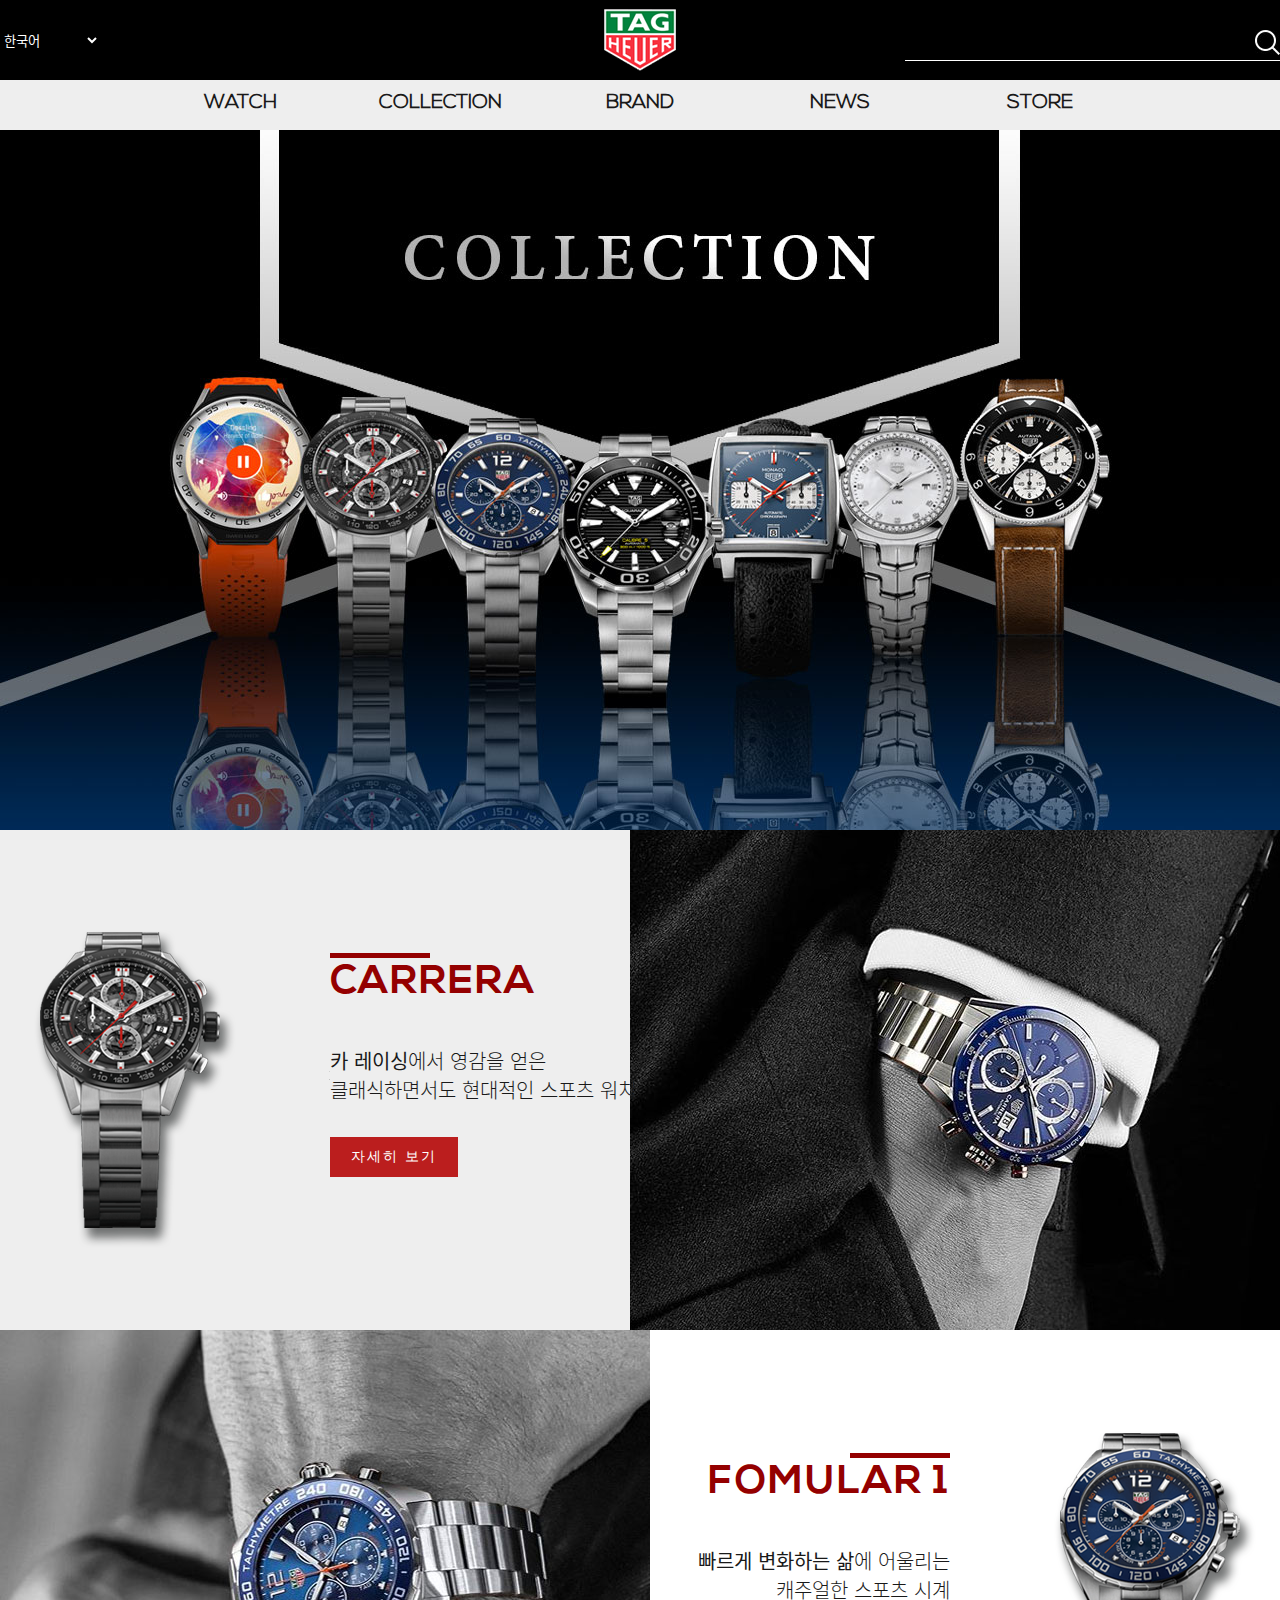
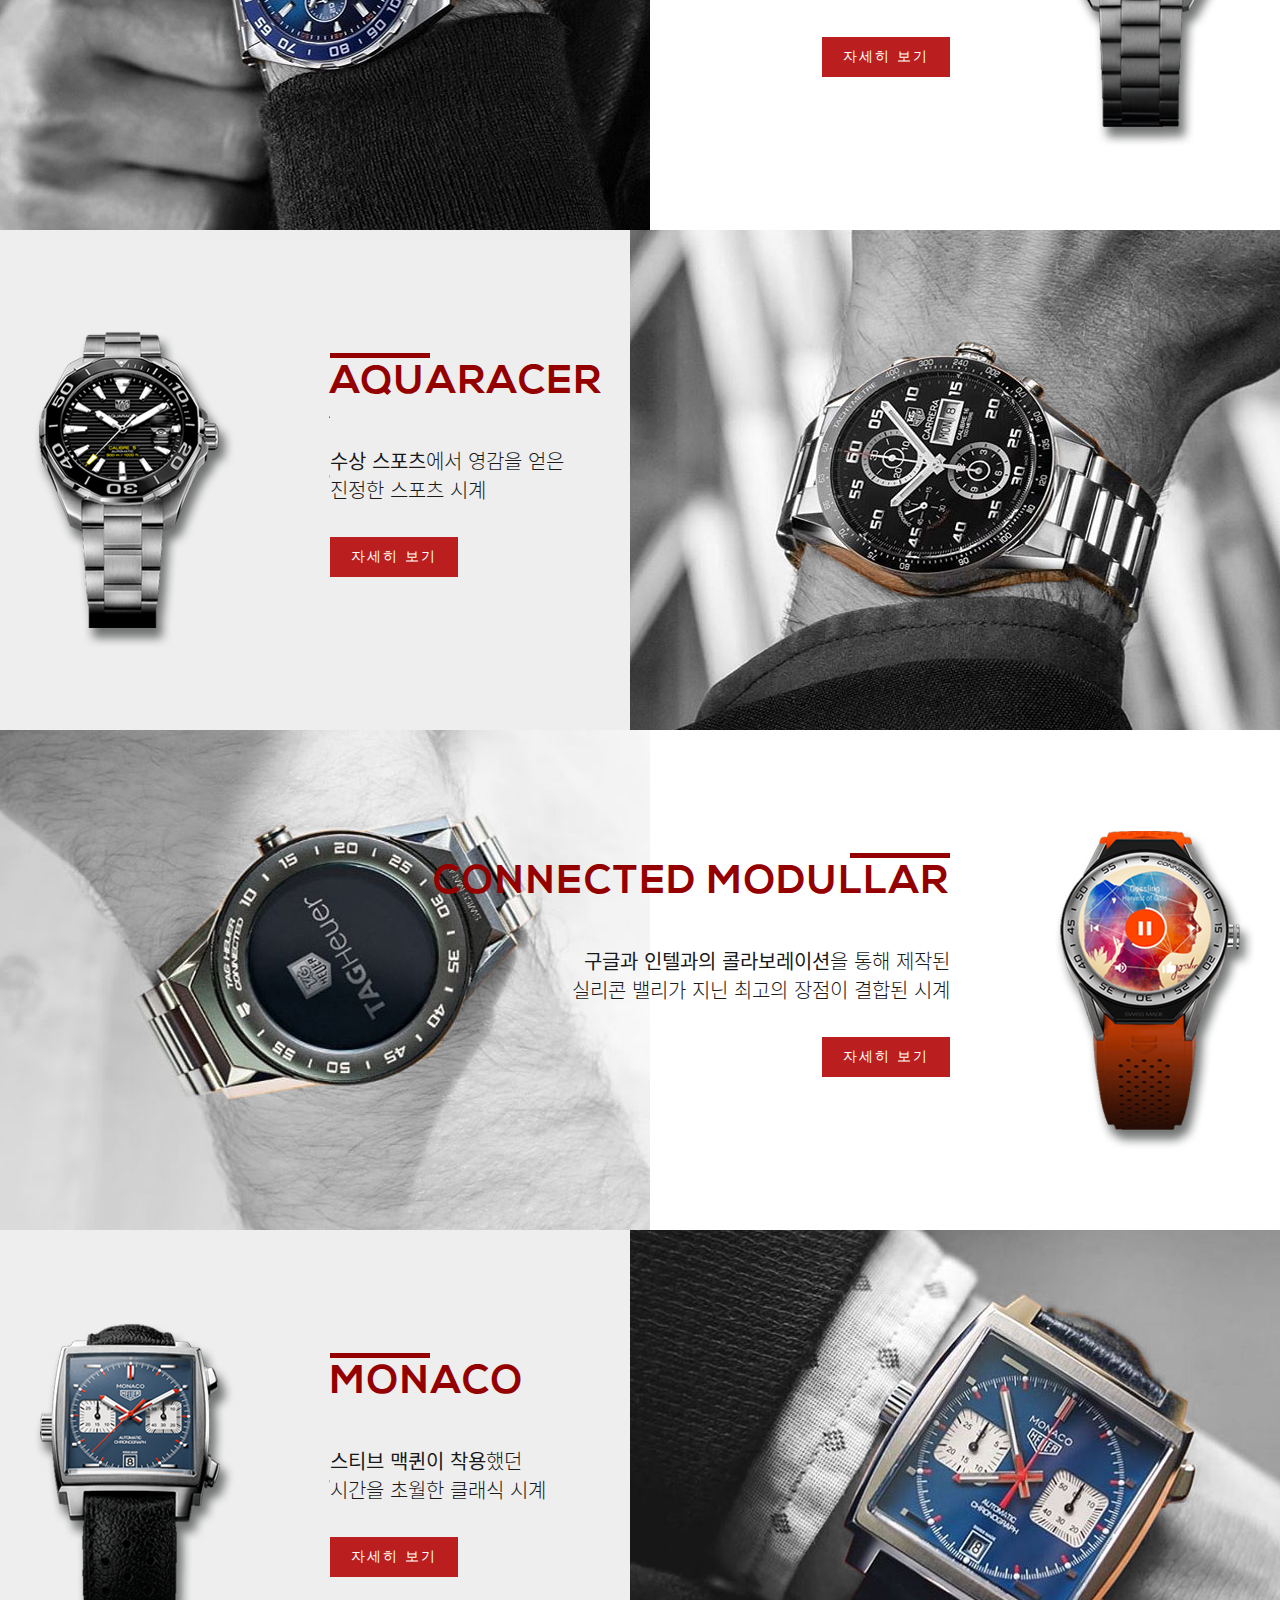
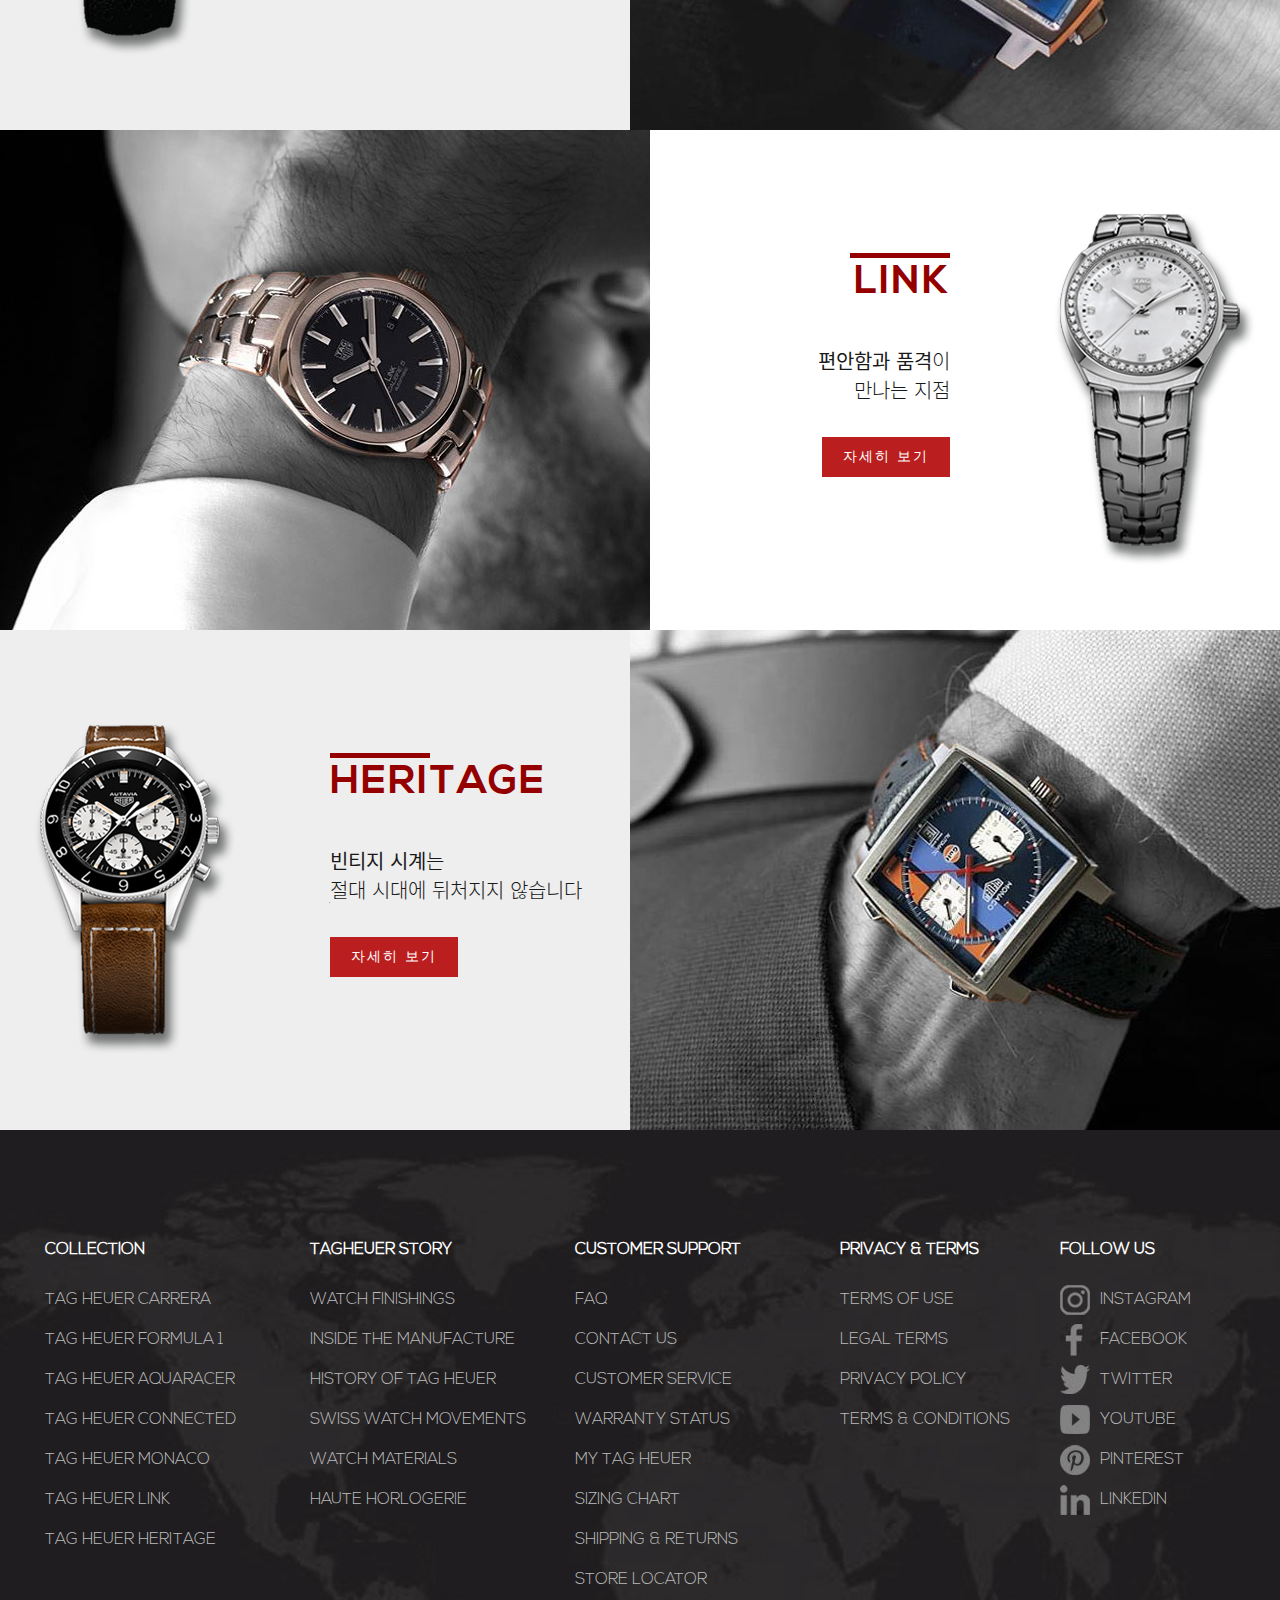
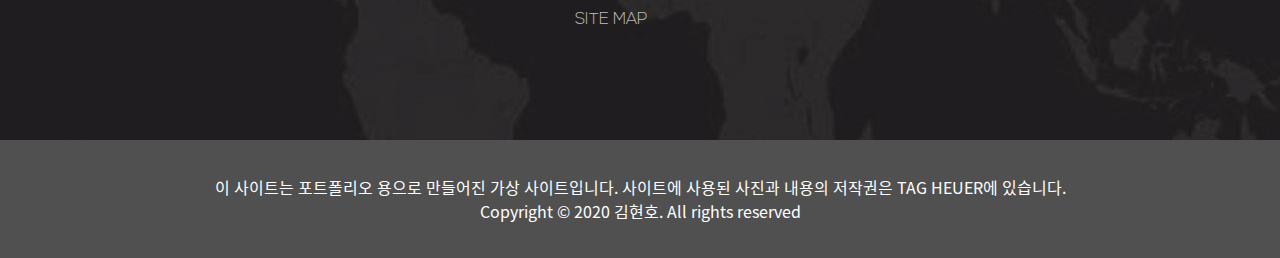
<file: collection.html>
<!DOCTYPE html>
<html lang="ko">

<head>
    <meta charset="UTF-8">
    <meta name="viewport" content="width=1280">
    <title>TAG HEUER</title>
    <link rel="shortcut icon" href="favicon.ico" type="image/x-icon">
    <link rel="stylesheet" href="css/all.min.css">
    <link rel="stylesheet" href="css/reset.css">
    <link rel="stylesheet" href="css/style.css">
    <link rel="stylesheet" href="css/slick.css">
    <link rel="stylesheet" href="css/slick-theme.css">
    <link rel="stylesheet" href="css/jquery.bxslider.css">

    <script src="js/jquery-3.4.1.min.js"></script>
    <script src="js/slick.min.js"></script>
    <script src="js/function.js"></script>
    <script src="js/submenu.js"></script>
    <script src="js/jquery.bxslider.min.js"></script>
</head>

<body class="collect">
    <p class="skip-navi blind"><a href="#container">본문내용 바로가기</a></p>
    <div class="wrap">
        <div class="gnbbg"></div>
        <header>
            <div class="header-inner">
                <div class="center">
                    <h1 class="logo"><a href="index.html"><img src="images/img_logo_top.gif" alt="TAGHEUER"></a></h1>
                    <select>
                        <option value="kor">한국어</option>
                        <option value="eng">영어</option>
                        <option value="chn">중국어</option>
                        <option value="jpn">일본어</option>
                    </select>
                    <fieldset>
                        <legend class="blind">검색하기</legend>
                        <input type="search"><a href="#"><img src="images/btn_search.jpg" alt="검색"></a>
                    </fieldset>
                </div>
            </div>
            <h2 class="blind">메뉴</h2>
            <nav class="gnb">
                <ul class="center">
                    <li><a href="detail.html">WATCH</a>
                        <div class="sub sub1">
                            <ul>
                                <li><a href="#">남성 시계</a>
                                    <div class="subs subs1">
                                        <ul>
                                            <li><a href="#">오토매틱 크로노그래프</a></li>
                                            <li><a href="#">오토매틱 워치</a></li>
                                            <li><a href="#">크로노그래프</a></li>
                                            <li><a href="#">전체</a></li>
                                        </ul>
                                    </div>
                                </li>
                                <li><a href="#">여성 시계</a>
                                    <div class="subs subs2">
                                        <ul>
                                            <li><a href="#">오토매틱 크로노그래프</a></li>
                                            <li><a href="#">오토매틱 워치</a></li>
                                            <li><a href="#">전체</a></li>
                                        </ul>
                                    </div>
                                </li>
                                <li><a href="#">명품 스포츠 시계</a>
                                    <div class="subs subs3">
                                        <ul>
                                            <li><a href="#">칼리버 호이어 1</a></li>
                                            <li><a href="#">쿼츠</a></li>
                                            <li><a href="#">칼리버 16</a></li>
                                            <li><a href="#">칼리버 17</a></li>
                                            <li><a href="#">전체</a></li>
                                        </ul>
                                    </div>
                                </li>
                                <li><a href="#">다이빙 시계</a>
                                    <div class="subs subs4">
                                        <ul>
                                            <li><a href="#">쿼츠</a></li>
                                            <li><a href="#">칼리버 5</a></li>
                                            <li><a href="#">칼리버 7</a></li>
                                            <li><a href="#">칼리버 9</a></li>
                                            <li><a href="#">칼리버 16</a></li>
                                            <li><a href="#">칼리버 45</a></li>
                                            <li><a href="#">전체</a></li>
                                        </ul>
                                    </div>
                                </li>
                            </ul>
                        </div>
                    </li>
                    <li><a href="collection.html">COLLECTION</a>
                        <div class="sub sub2">
                            <ul>
                                <li><a href="#"><img src="images/img_sub_collection_01.jpg" alt="태그호이어 까레라"><span>태그호이어<br>까레라</span></a></li>
                                <li><a href="#"><img src="images/img_sub_collection_02.jpg" alt="태그호이어 아쿠아레이서"><span>태그호이어<br>아쿠아레이서</span></a></li>
                                <li><a href="#"><img src="images/img_sub_collection_03.jpg" alt="태그호이어 링크"><span>태그호이어<br>링크</span></a></li>
                                <li><a href="#"><img src="images/img_sub_collection_04.jpg" alt="태그호이어 포뮬러 1"><span>태그호이어<br>포뮬러 1</span></a></li>
                                <li><a href="#"><img src="images/img_sub_collection_05.jpg" alt="태그호이어 헤리티지"><span>태그호이어<br>헤리티지</span></a></li>
                                <li><a href="#"><img src="images/img_sub_collection_06.jpg" alt="태그호이어 모나코"><span>태그호이어<br>모나코</span></a></li>
                                <li><a href="#"><img src="images/img_sub_collection_07.jpg" alt="태그호이어 커넥티드 모듈러"><span>태그호이어<br>커넥티드 모듈러</span></a></li>
                            </ul>
                        </div>
                    </li>
                    <li><a href="brand.html">BRAND</a>
                        <div class="sub sub3">
                            <ul>
                                <li><a href="#"><img src="images/img_sub_brand_01.jpg" alt="태그호이어 소개"><span>태그호이어 소개</span></a></li>
                                <li><a href="#"><img src="images/img_sub_brand_02.jpg" alt="태그호이어의 역사"><span>태그호이어의 역사</span></a></li>
                                <li><a href="#"><img src="images/img_sub_brand_03.jpg" alt="태그호이어의 노하우"><span>태그호이어의 노하우</span></a></li>
                                <li><a href="#"><img src="images/img_sub_brand_04.jpg" alt="문의하기"><span>문의하기</span></a></li>
                            </ul>
                        </div>
                    </li>
                    <li><a href="prepare.html">NEWS</a></li>
                    <li><a href="prepare.html">STORE</a></li>
                </ul>
            </nav>
        </header>

        <div id="container">
            <div class="collection_top">
                <h3 class="blind">COLLECTION</h3>
            </div>
            <div class="collection-list">
                <div class="center">
                    <img src="images/img_collection_01.png" alt="CARRERA">
                    <dl>
                        <dt><span></span>CARRERA</dt>
                        <dd><strong>카 레이싱</strong>에서 영감을 얻은<br>클래식하면서도 현대적인 스포츠 워치</dd>
                    </dl>
                    <a href="#" class="btn btn-red">자세히 보기</a>
                </div>
            </div>
            <div class="collection-list">
                <div class="center">
                    <img src="images/img_collection_02.png" alt="CARRERA">
                    <dl>
                        <dt><span></span>FOMULAR 1</dt>
                        <dd><strong>빠르게 변화하는 삶</strong>에 어울리는<br>캐주얼한 스포츠 시계</dd>
                    </dl>
                    <a href="#" class="btn btn-red">자세히 보기</a>
                </div>
            </div>
            <div class="collection-list">
                <div class="center">
                    <img src="images/img_collection_03.png" alt="CARRERA">

                    <dl>
                        <dt><span></span>AQUARACER</dt>
                        <dd><strong>수상 스포츠</strong>에서 영감을 얻은<br>진정한 스포츠 시계</dd>
                    </dl>
                    <a href="#" class="btn btn-red">자세히 보기</a>
                </div>
            </div>
            <div class="collection-list list4">
                <div class="center">
                    <img src="images/img_collection_04.png" alt="CARRERA">

                    <dl>
                        <dt><span></span>CONNECTED MODULLAR</dt>
                        <dd><strong>구글과 인텔과의 콜라보레이션</strong>을 통해 제작된<br>실리콘 밸리가 지닌 최고의 장점이 결합된 시계</dd>
                    </dl>
                    <a href="#" class="btn btn-red">자세히 보기</a>

                </div>
            </div>
            <div class="collection-list">
                <div class="center">
                    <img src="images/img_collection_05.png" alt="CARRERA">
                    <dl>
                        <dt><span></span>MONACO</dt>
                        <dd><strong>스티브 맥퀸이 착용</strong>했던<br>시간을 초월한 클래식 시계
                    </dl>
                    <a href="#" class="btn btn-red">자세히 보기</a>
                </div>
            </div>
            <div class="collection-list">
                <div class="center">
                    <img src="images/img_collection_06.png" alt="CARRERA">

                    <dl>
                        <dt><span></span>LINK</dt>
                        <dd><strong>편안함과 품격</strong>이<br>만나는 지점</dd>
                    </dl>
                    <a href="#" class="btn btn-red">자세히 보기</a>

                </div>
            </div>
            <div class="collection-list">
                <div class="center">
                    <img src="images/img_collection_07.png" alt="CARRERA">

                    <dl>
                        <dt><span></span>HERITAGE</dt>
                        <dd><strong>빈티지 시계</strong>는<br>절대 시대에 뒤처지지 않습니다
                        </dd>
                    </dl>
                    <a href="#" class="btn btn-red">자세히 보기</a>

                </div>
            </div>
        </div>
        <footer>
            <div class="bottom center">
                <p><span class="blind"></span></p>
                <ul class="sitemap">
                    <li><a href="#">COLLECTION</a>
                        <ul>
                            <li><a href="#">TAG HEUER CARRERA</a></li>
                            <li><a href="#">TAG HEUER FORMULA 1</a></li>
                            <li><a href="#">TAG HEUER AQUARACER</a></li>
                            <li><a href="#">TAG HEUER CONNECTED</a></li>
                            <li><a href="#">TAG HEUER MONACO</a></li>
                            <li><a href="#">TAG HEUER LINK</a></li>
                            <li><a href="#">TAG HEUER HERITAGE</a></li>
                        </ul>
                    </li>
                    <li><a href="#">TAGHEUER STORY</a>
                        <ul>
                            <li><a href="#">WATCH FINISHINGS</a></li>
                            <li><a href="#">INSIDE THE MANUFACTURE</a></li>
                            <li><a href="#">HISTORY OF TAG HEUER</a></li>
                            <li><a href="#">SWISS WATCH MOVEMENTS</a></li>
                            <li><a href="#">WATCH MATERIALS</a></li>
                            <li><a href="#">HAUTE HORLOGERIE</a></li>
                        </ul>
                    </li>
                    <li><a href="#">CUSTOMER SUPPORT</a>
                        <ul>
                            <li><a href="#">FAQ</a></li>
                            <li><a href="#">CONTACT US</a></li>
                            <li><a href="#">CUSTOMER SERVICE</a></li>
                            <li><a href="#">WARRANTY STATUS</a></li>
                            <li><a href="#">MY TAG HEUER</a></li>
                            <li><a href="#">SIZING CHART</a></li>
                            <li><a href="#">SHIPPING &amp; RETURNS</a></li>
                            <li><a href="#">STORE LOCATOR</a></li>
                            <li><a href="#">SITE MAP</a></li>
                        </ul>
                    </li>
                    <li><a href="#">PRIVACY &amp; TERMS</a>
                        <ul>
                            <li><a href="#">TERMS OF USE</a></li>
                            <li><a href="#">LEGAL TERMS</a></li>
                            <li><a href="#">PRIVACY POLICY</a></li>
                            <li><a href="#">TERMS &amp; CONDITIONS</a></li>
                        </ul>
                    </li>
                    <li><a href="#">FOLLOW US</a>
                        <ul>
                            <li><a href="#">INSTAGRAM</a></li>
                            <li><a href="#">FACEBOOK</a></li>
                            <li><a href="#">TWITTER</a></li>
                            <li><a href="#">YOUTUBE</a></li>
                            <li><a href="#">PINTEREST</a></li>
                            <li><a href="#">LINKEDIN</a></li>
                        </ul>
                    </li>
                </ul>
            </div>
            <div class="footer-bottom">
                <address class="center">
                    이 사이트는 포트폴리오 용으로 만들어진 가상 사이트입니다. 사이트에 사용된 사진과 내용의 저작권은 TAG HEUER에 있습니다.<br>Copyright &copy; 2020 김현호. All rights reserved
                </address>
            </div>
        </footer>
    </div>
</body></html>
</file>
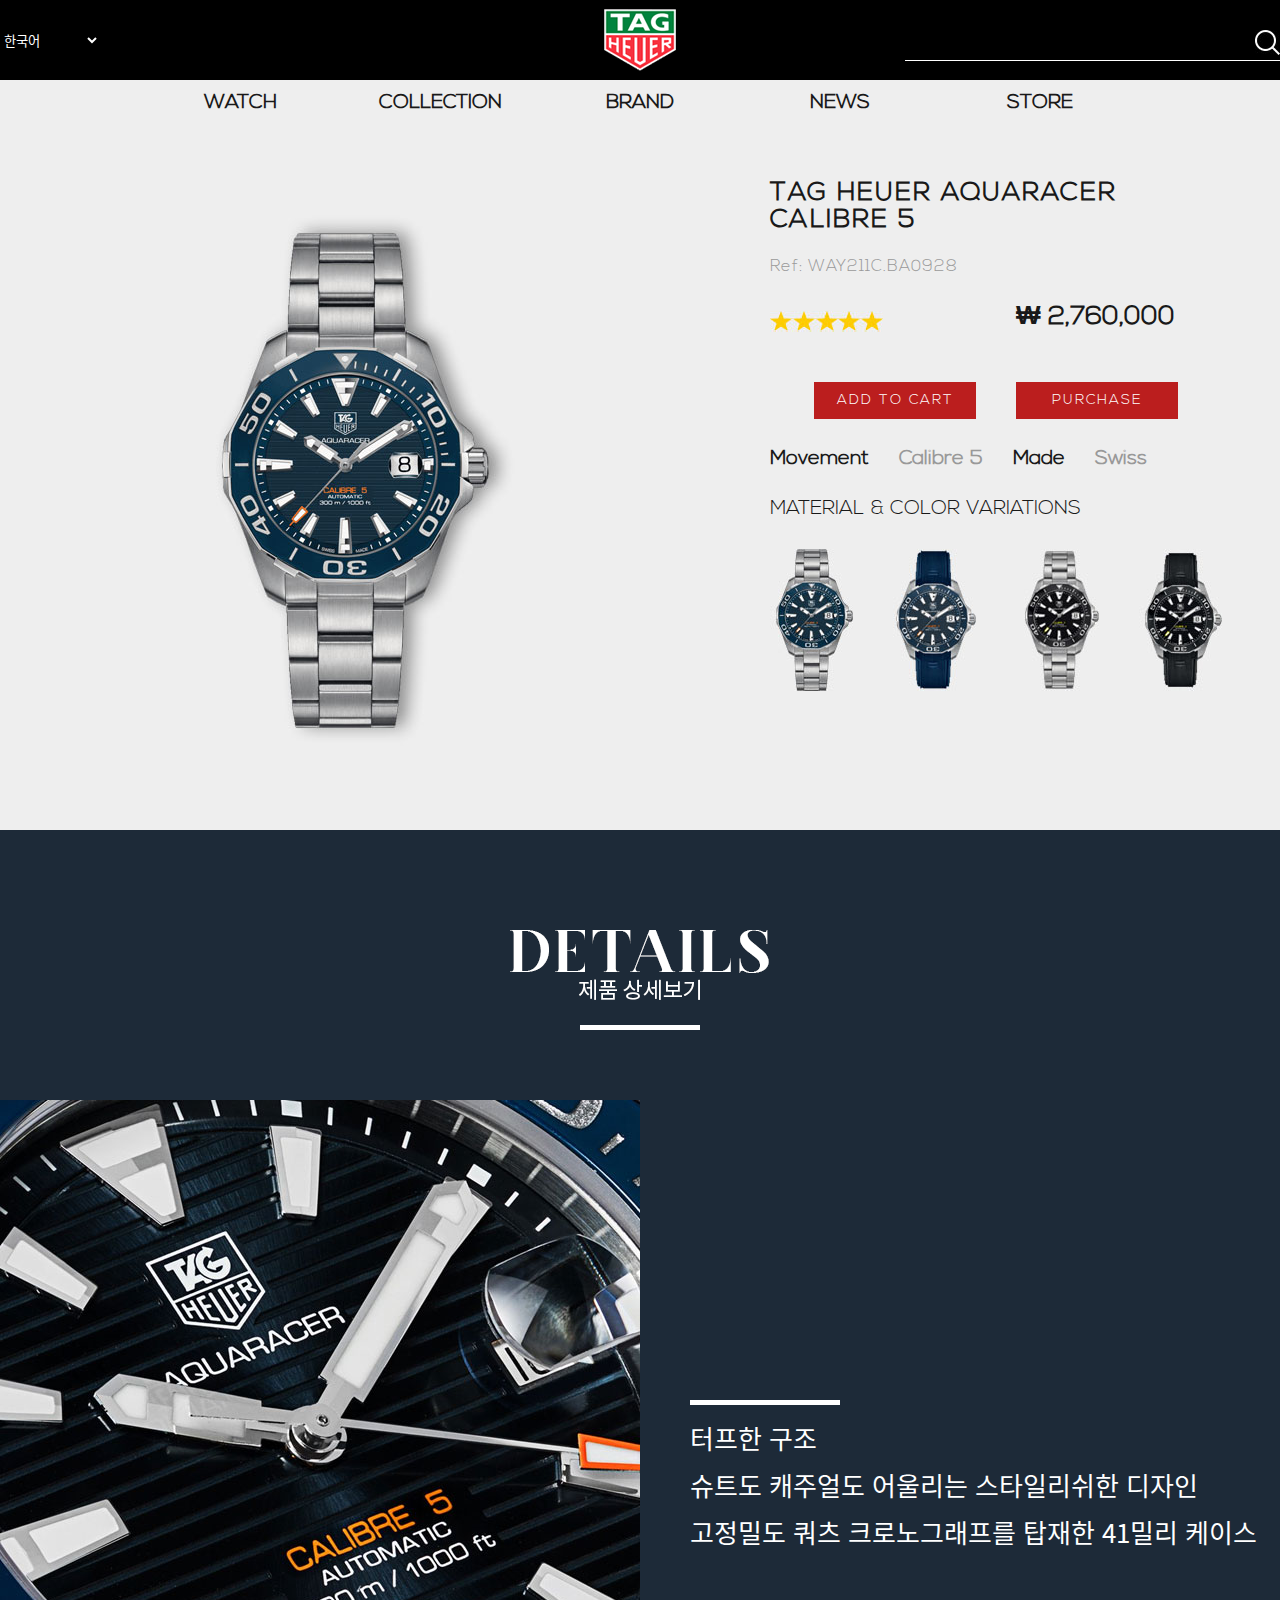
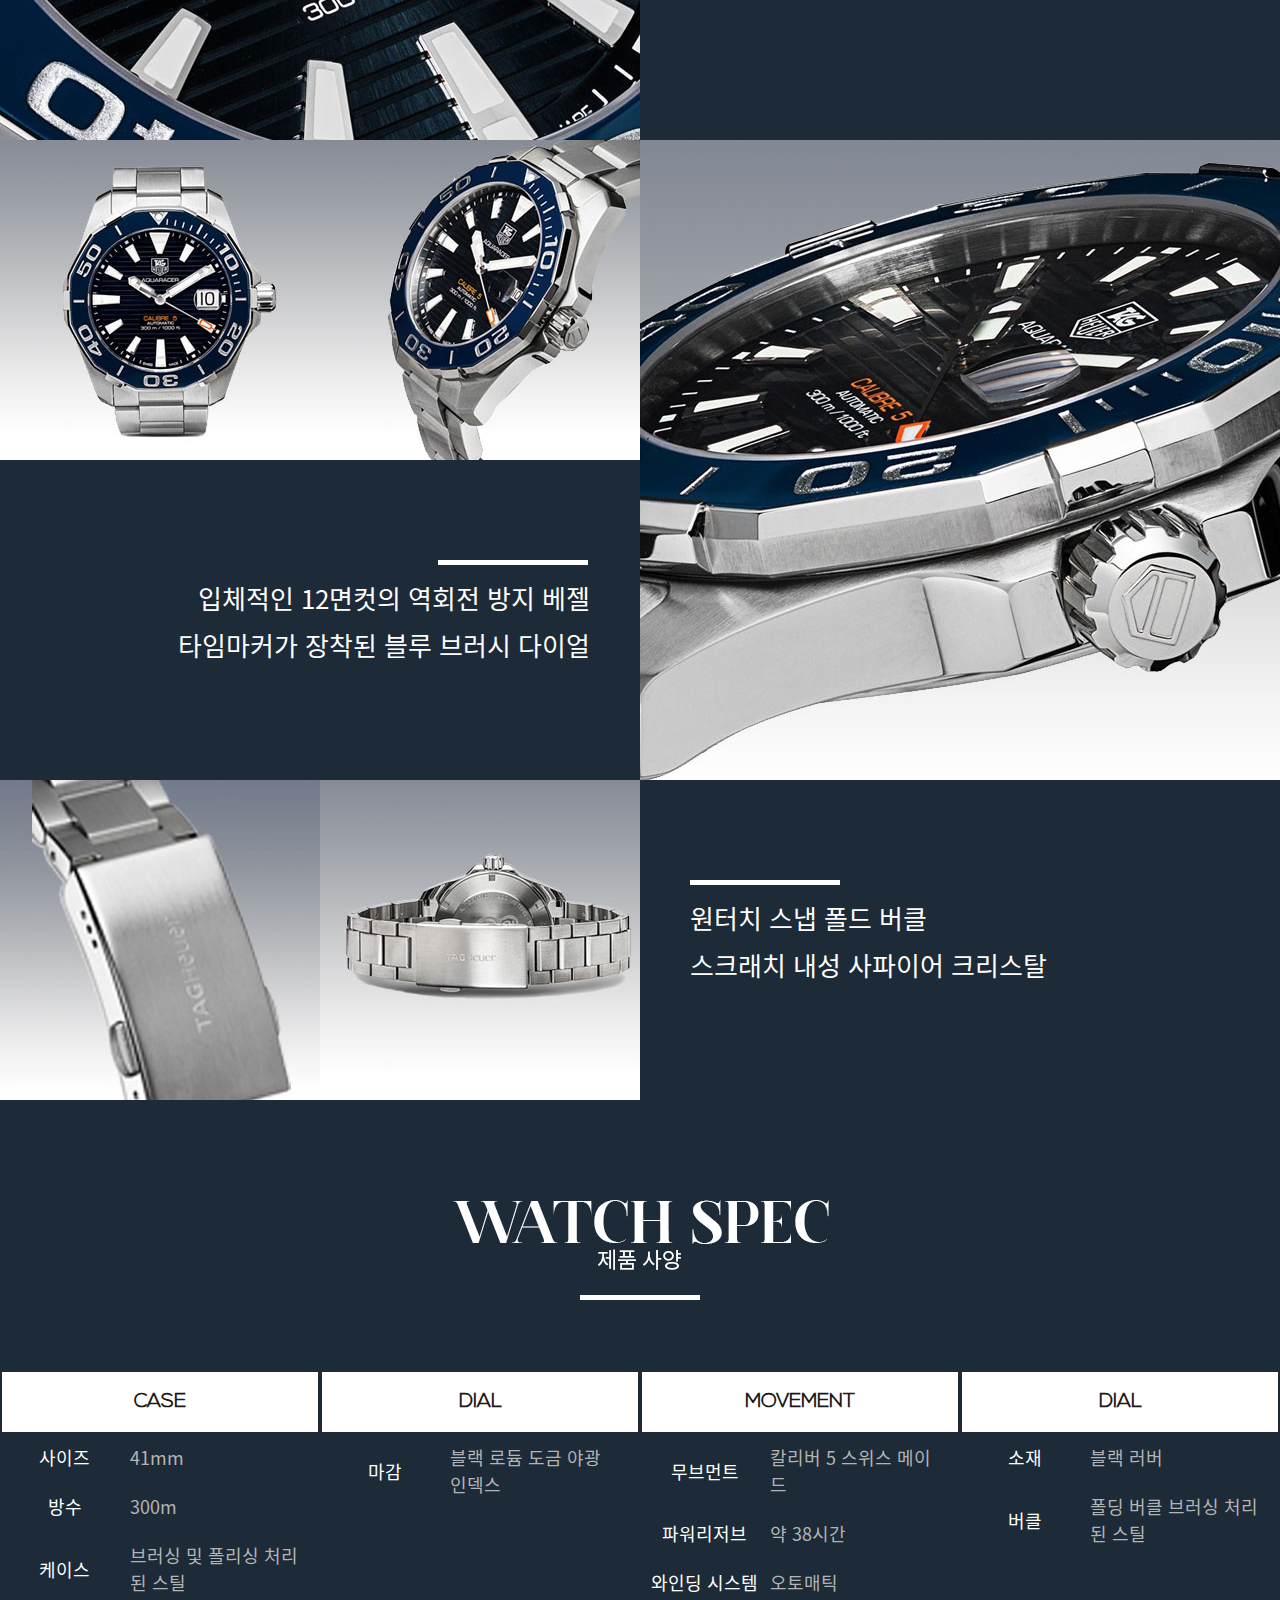
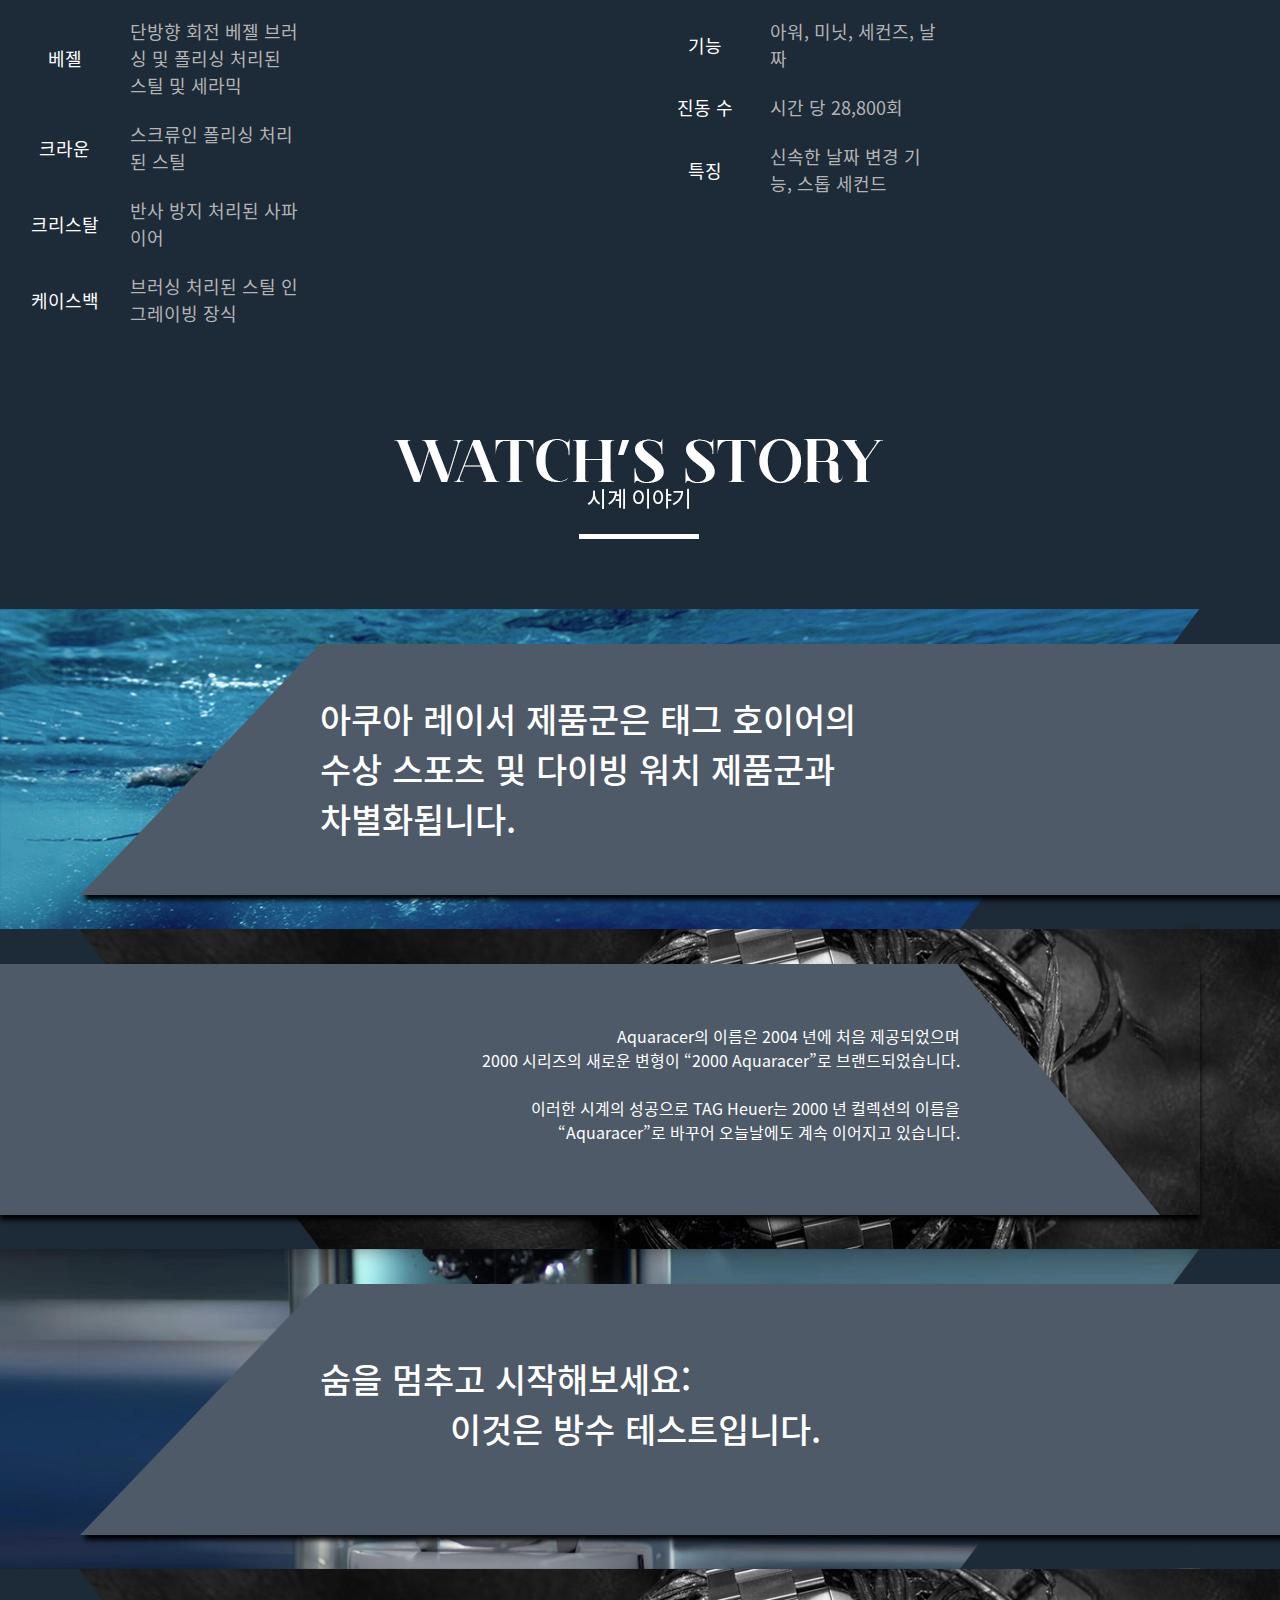
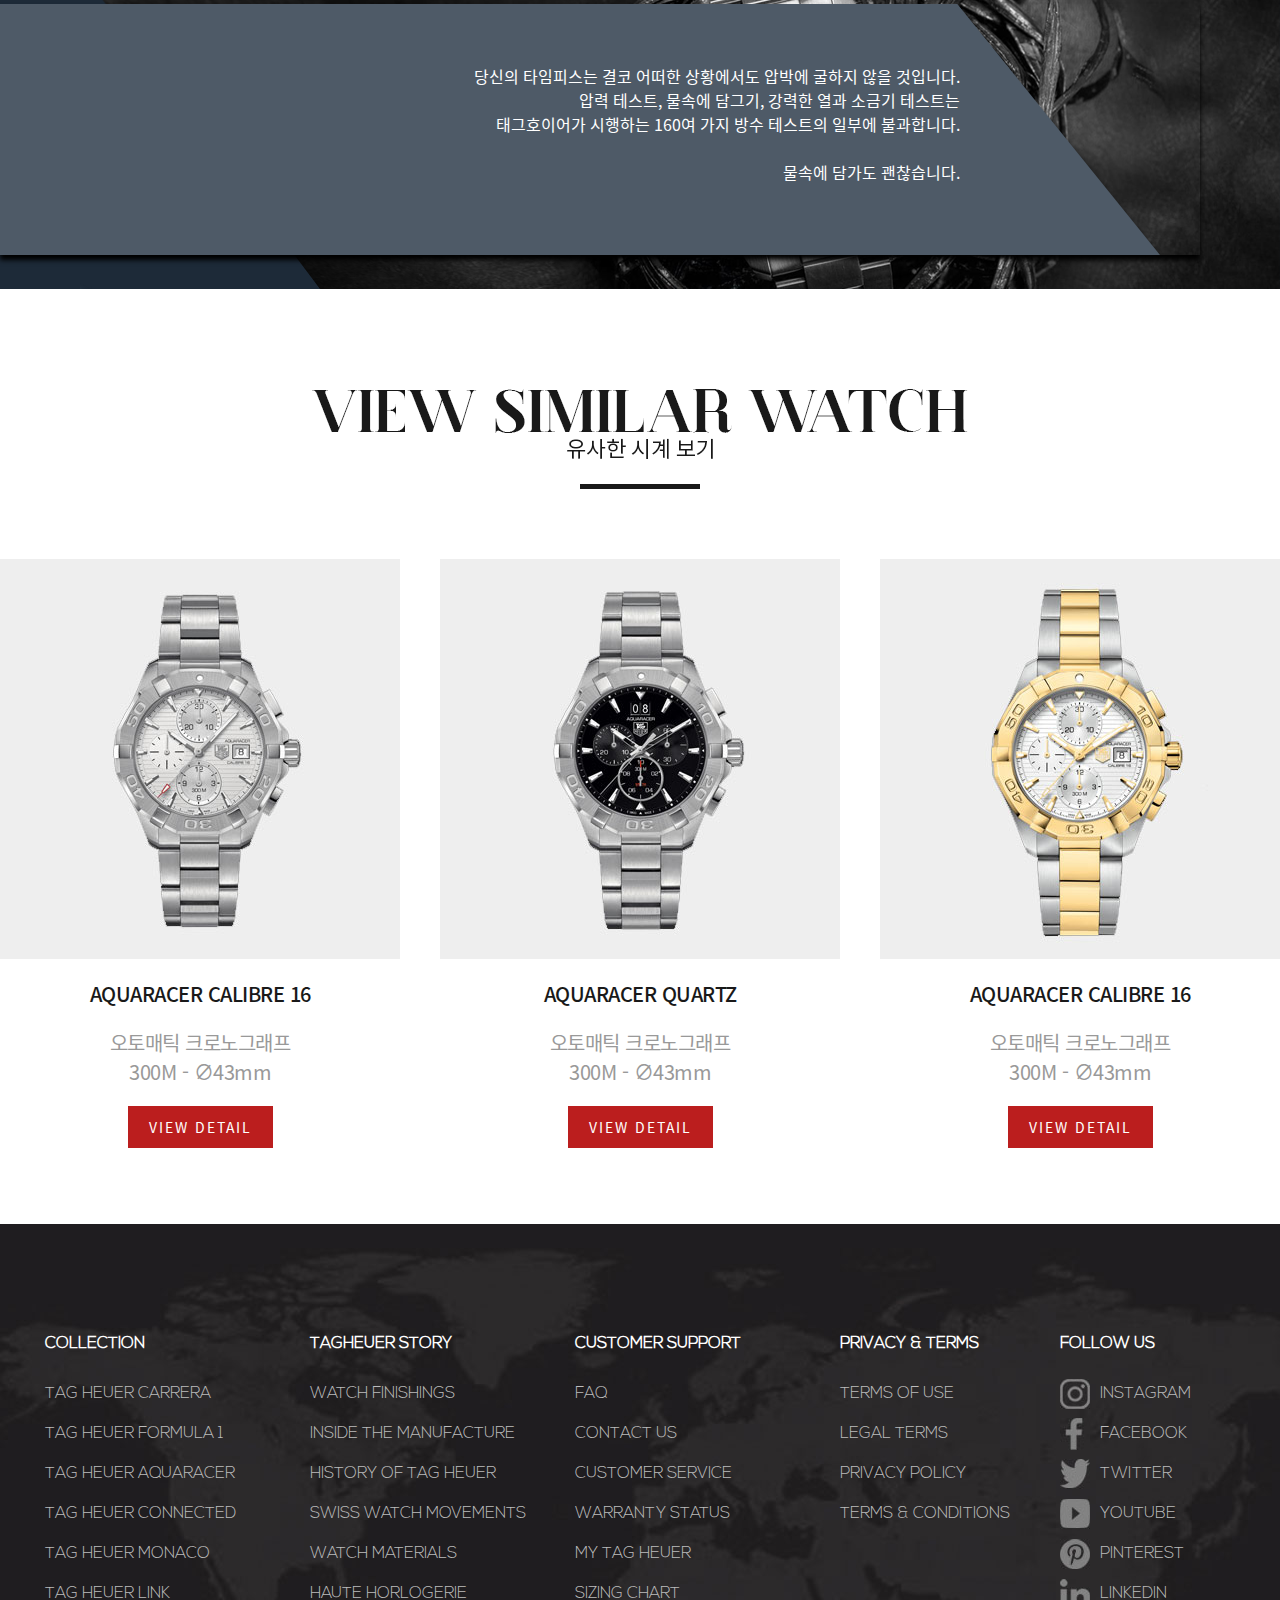
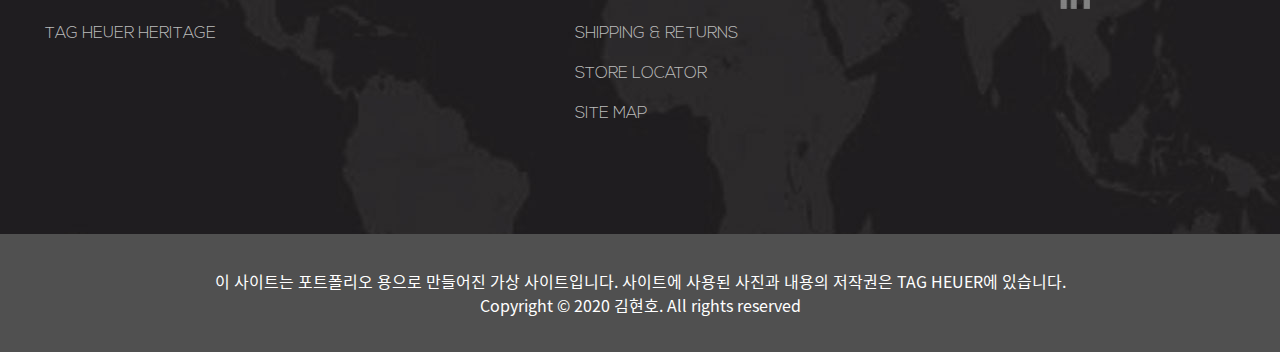
<file: detail.html>
<!DOCTYPE html>
<html lang="ko">

<head>
    <meta charset="UTF-8">
    <meta name="viewport" content="width=1280">
    <title>TAG HEUER</title>
    <link rel="shortcut icon" href="favicon.ico" type="image/x-icon">
    <link rel="stylesheet" href="css/all.min.css">
    <link rel="stylesheet" href="css/reset.css">
    <link rel="stylesheet" href="css/style.css">
    <link rel="stylesheet" href="css/slick.css">
    <link rel="stylesheet" href="css/slick-theme.css">
    <link rel="stylesheet" href="css/jquery.bxslider.css">

    <script src="js/jquery-3.4.1.min.js"></script>
    <script src="js/slick.min.js"></script>
    <script src="js/function.js"></script>
    <script src="js/submenu.js"></script>
    <script src="js/jquery.bxslider.min.js"></script>
</head>

<body class="detail">
    <p class="skip-navi blind"><a href="#container">본문내용 바로가기</a></p>
    <div class="wrap">
        <div class="gnbbg"></div>
        <header>
            <div class="header-inner">
                <div class="center">
                    <h1 class="logo"><a href="index.html"><img src="images/img_logo_top.gif" alt="TAGHEUER"></a></h1>
                    <select>
                        <option value="kor">한국어</option>
                        <option value="eng">영어</option>
                        <option value="chn">중국어</option>
                        <option value="jpn">일본어</option>
                    </select>
                    <fieldset>
                        <legend class="blind">검색하기</legend>
                        <input type="search"><a href="#"><img src="images/btn_search.jpg" alt="검색"></a>
                    </fieldset>
                </div>
            </div>
            <h2 class="blind">메뉴</h2>
            <nav class="gnb">
                <ul class="center">
                    <li><a href="detail.html">WATCH</a>
                        <div class="sub sub1">
                            <ul>
                                <li><a href="#">남성 시계</a>
                                    <div class="subs subs1">
                                        <ul>
                                            <li><a href="#">오토매틱 크로노그래프</a></li>
                                            <li><a href="#">오토매틱 워치</a></li>
                                            <li><a href="#">크로노그래프</a></li>
                                            <li><a href="#">전체</a></li>
                                        </ul>
                                    </div>
                                </li>
                                <li><a href="#">여성 시계</a>
                                    <div class="subs subs2">
                                        <ul>
                                            <li><a href="#">오토매틱 크로노그래프</a></li>
                                            <li><a href="#">오토매틱 워치</a></li>
                                            <li><a href="#">전체</a></li>
                                        </ul>
                                    </div>
                                </li>
                                <li><a href="#">명품 스포츠 시계</a>
                                    <div class="subs subs3">
                                        <ul>
                                            <li><a href="#">칼리버 호이어 1</a></li>
                                            <li><a href="#">쿼츠</a></li>
                                            <li><a href="#">칼리버 16</a></li>
                                            <li><a href="#">칼리버 17</a></li>
                                            <li><a href="#">전체</a></li>
                                        </ul>
                                    </div>
                                </li>
                                <li><a href="#">다이빙 시계</a>
                                    <div class="subs subs4">
                                        <ul>
                                            <li><a href="#">쿼츠</a></li>
                                            <li><a href="#">칼리버 5</a></li>
                                            <li><a href="#">칼리버 7</a></li>
                                            <li><a href="#">칼리버 9</a></li>
                                            <li><a href="#">칼리버 16</a></li>
                                            <li><a href="#">칼리버 45</a></li>
                                            <li><a href="#">전체</a></li>
                                        </ul>
                                    </div>
                                </li>
                            </ul>
                        </div>
                    </li>
                    <li><a href="collection.html">COLLECTION</a>
                        <div class="sub sub2">
                            <ul>
                                <li><a href="#"><img src="images/img_sub_collection_01.jpg" alt="태그호이어 까레라"><span>태그호이어<br>까레라</span></a></li>
                                <li><a href="#"><img src="images/img_sub_collection_02.jpg" alt="태그호이어 아쿠아레이서"><span>태그호이어<br>아쿠아레이서</span></a></li>
                                <li><a href="#"><img src="images/img_sub_collection_03.jpg" alt="태그호이어 링크"><span>태그호이어<br>링크</span></a></li>
                                <li><a href="#"><img src="images/img_sub_collection_04.jpg" alt="태그호이어 포뮬러 1"><span>태그호이어<br>포뮬러 1</span></a></li>
                                <li><a href="#"><img src="images/img_sub_collection_05.jpg" alt="태그호이어 헤리티지"><span>태그호이어<br>헤리티지</span></a></li>
                                <li><a href="#"><img src="images/img_sub_collection_06.jpg" alt="태그호이어 모나코"><span>태그호이어<br>모나코</span></a></li>
                                <li><a href="#"><img src="images/img_sub_collection_07.jpg" alt="태그호이어 커넥티드 모듈러"><span>태그호이어<br>커넥티드 모듈러</span></a></li>
                            </ul>
                        </div>
                    </li>
                    <li><a href="brand.html">BRAND</a>
                        <div class="sub sub3">
                            <ul>
                                <li><a href="#"><img src="images/img_sub_brand_01.jpg" alt="태그호이어 소개"><span>태그호이어 소개</span></a></li>
                                <li><a href="#"><img src="images/img_sub_brand_02.jpg" alt="태그호이어의 역사"><span>태그호이어의 역사</span></a></li>
                                <li><a href="#"><img src="images/img_sub_brand_03.jpg" alt="태그호이어의 노하우"><span>태그호이어의 노하우</span></a></li>
                                <li><a href="#"><img src="images/img_sub_brand_04.jpg" alt="문의하기"><span>문의하기</span></a></li>
                            </ul>
                        </div>
                    </li>
                    <li><a href="prepare.html">NEWS</a></li>
                    <li><a href="prepare.html">STORE</a></li>
                </ul>
            </nav>
        </header>

        <div id="container">
            <div class="detail-info">
                <div class="center">
                    <div class="left">
                        
                        <ul class="big">
                           <li><span class="blind">TAG HEUER AQUARACER CALIBRE 5-1</span></li>
                           <li><span class="blind">TAG HEUER AQUARACER CALIBRE 5-2</span></li>
                           <li><span class="blind">TAG HEUER AQUARACER CALIBRE 5-3</span></li>
                           <li><span class="blind">TAG HEUER AQUARACER CALIBRE 5-4</span></li>
                        </ul>
                        <div class="box"></div>
                    </div>
                    <div class="right">
                        <h3>TAG HEUER AQUARACER<br>CALIBRE 5</h3>
                        <div>Ref: WAY211C.BA0928</div>
                        <div>
                            <img src="images/img_star.jpg" alt="별점">
                            <strong class="price">&#8361; 2,760,000</strong>
                        </div>
                        <p><a href="#" class="btn btn-red">ADD TO CART</a><a href="#" class="btn btn-red">PURCHASE</a></p>
                        <p><span>Movement</span><span>Calibre 5</span><span>Made</span><span>Swiss</span></p>
                        <p>MATERIAL &amp; COLOR VARIATIONS</p>
                        <ul class="small">
                            <li><a href="#"><img src="images/img_detail_01_s.jpg" alt="시계1"></a></li>
                            <li><a href="#"><img src="images/img_detail_02_s.jpg" alt="시계2"></a></li>
                            <li><a href="#"><img src="images/img_detail_03_s.jpg" alt="시계3"></a></li>
                            <li><a href="#"><img src="images/img_detail_04_s.jpg" alt="시계4"></a></li>
                        </ul>
                        <ul class="closeup">
                            <li class="on"><span class="blind">TAG HEUER AQUARACER CALIBRE 5-1</span></li>
                            <li><span class="blind">TAG HEUER AQUARACER CALIBRE 5-2</span></li>
                            <li><span class="blind">TAG HEUER AQUARACER CALIBRE 5-3</span></li>
                            <li><span class="blind">TAG HEUER AQUARACER CALIBRE 5-4</span></li>
                            
                        </ul>
                    </div>
                </div>
            </div>
            <div class="blue-bg">
                <div class="details center">
                    <h3><img src="images/title_detail_01.gif" alt="DETAILS(제품상세보기)"></h3>
                    <ul>
                        <li><img src="images/img_detail_06.jpg" alt=""></li>
                        <li><span></span>터프한 구조<br>슈트도 캐주얼도 어울리는 스타일리쉬한 디자인<br>고정밀도 쿼츠 크로노그래프를 탑재한 41밀리 케이스</li>
                        <li><img src="images/img_detail_07.jpg" alt=""></li>
                        <li><img src="images/img_detail_08.jpg" alt=""></li>
                        <li><span></span>입체적인 12면컷의 역회전 방지 베젤<br>타임마커가 장착된 블루 브러시 다이얼</li>
                        <li><img src="images/img_detail_09.jpg" alt=""></li>
                        <li><img src="images/img_detail_10.jpg" alt=""></li>
                        <li><span></span>원터치 스냅 폴드 버클<br>스크래치 내성 사파이어 크리스탈</li>
                        <li></li>
                    </ul>
                </div>
                <div class="center">
                    <h3><img src="images/title_detail_02.gif" alt="WATCH SPEC(제품 사양)"></h3>
                    <div class="watch-spec">
                        <table>
                            <tr>
                                <th colspan="2">CASE</th>
                            </tr>
                            <tr>
                                <td>사이즈</td>
                                <td>41mm</td>
                            </tr>
                            <tr>
                                <td>방수</td>
                                <td>300m</td>
                            </tr>
                            <tr>
                                <td>케이스</td>
                                <td>브러싱 및 폴리싱 처리된 스틸</td>
                            </tr>
                            <tr>
                                <td>베젤</td>
                                <td>단방향 회전 베젤 브러싱 및 폴리싱 처리된 스틸 및 세라믹</td>
                            </tr>
                            <tr>
                                <td>크라운</td>
                                <td>스크류인 폴리싱 처리된 스틸</td>
                            </tr>
                            <tr>
                                <td>크리스탈</td>
                                <td>반사 방지 처리된 사파이어</td>
                            </tr>
                            <tr>
                                <td>케이스백</td>
                                <td>브러싱 처리된 스틸 인그레이빙 장식</td>
                            </tr>
                        </table>
                        <table>
                            <tr>
                                <th colspan="2">DIAL</th>
                            </tr>
                            <tr>
                                <td>마감</td>
                                <td>블랙 로듐 도금 야광 인덱스</td>
                            </tr>
                        </table>
                        <table>
                            <tr>
                                <th colspan="2">MOVEMENT</th>
                            </tr>
                            <tr>
                                <td>무브먼트</td>
                                <td>칼리버 5 스위스 메이드</td>
                            </tr>
                            <tr>
                                <td>파워리저브</td>
                                <td>약 38시간</td>
                            </tr>
                            <tr>
                                <td>와인딩 시스템</td>
                                <td>오토매틱</td>
                            </tr>
                            <tr>
                                <td>기능</td>
                                <td>아워, 미닛, 세컨즈, 날짜</td>
                            </tr>
                            <tr>
                                <td>진동 수</td>
                                <td>시간 당 28,800회</td>
                            </tr>
                            <tr>
                                <td>특징</td>
                                <td>신속한 날짜 변경 기능, 스톱 세컨드</td>
                            </tr>
                        </table>
                        <table>
                            <tr>
                                <th colspan="2">DIAL</th>
                            </tr>
                            <tr>
                                <td>소재</td>
                                <td>블랙 러버</td>
                            </tr>
                            <tr>
                                <td>버클</td>
                                <td>폴딩 버클 브러싱 처리된 스틸</td>
                            </tr>
                        </table>
                    </div>
                </div>
                <h3 class="center"><img src="images/title_detail_03.gif" alt="WATCH STORY(시계 이야기)"></h3>
                <div class="story">
                    <p class="left"></p>
                    <p class="right">아쿠아 레이서 제품군은 태그 호이어의<br>수상 스포츠 및 다이빙 워치 제품군과<br> 차별화됩니다.</p>
                    <p class="left">Aquaracer의 이름은 2004 년에 처음 제공되었으며<br>2000 시리즈의 새로운 변형이 “2000 Aquaracer”로 브랜드되었습니다.<br><br>이러한 시계의 성공으로 TAG Heuer는 2000 년 컬렉션의 이름을<br>“Aquaracer”로 바꾸어 오늘날에도 계속 이어지고 있습니다.</p>
                    <p class="right"></p>
                    <p class="left"></p>
                    <p class="right">숨을 멈추고 시작해보세요:<br>&nbsp;&nbsp;&nbsp;&nbsp;&nbsp;&nbsp;&nbsp;&nbsp;&nbsp;&nbsp;&nbsp;&nbsp;&nbsp;이것은 방수 테스트입니다.</p>
                    <p class="left">당신의 타임피스는 결코 어떠한 상황에서도 압박에 굴하지 않을 것입니다.<br> 압력 테스트, 물속에 담그기, 강력한 열과 소금기 테스트는<br> 태그호이어가 시행하는 160여 가지 방수 테스트의 일부에 불과합니다.<br><br> 물속에 담가도 괜찮습니다.</p>
                    <p class="right"></p>
                </div>
            </div>
            <div class="similar center">
                <h3><img src="images/title_detail_04.gif" alt="VIEW SIMILAR WATCH(유사한 시계 보기)"></h3>
                <ul>
                    <li>
                        <div><a href="#"><img src="images/img_similar_01.jpg" alt="AQUARACER CALIBRE 16"></a>
                            <div class="similar-content">
                                <dl>
                                    <dt>AQUARACER CALIBRE 16</dt>
                                    <dd>오토매틱 크로노그래프<br>300M - ∅43mm</dd>
                                </dl>
                                <p><a href="#" class="btn btn-red">VIEW DETAIL</a></p>
                            </div>

                        </div>
                    </li>
                    <li>
                        <div><a href="#"><img src="images/img_similar_02.jpg" alt="AQUARACER QUARTZ"></a>
                            <div class="similar-content">
                                <dl>
                                    <dt>AQUARACER QUARTZ</dt>
                                    <dd>오토매틱 크로노그래프<br>300M - ∅43mm</dd>
                                </dl>
                                <p><a href="#" class="btn btn-red">VIEW DETAIL</a></p>
                            </div>

                        </div>
                    </li>
                    <li>
                        <div><a href="#"><img src="images/img_similar_03.jpg" alt="AQUARACER CALIBRE 16"></a>
                            <div class="similar-content">
                                <dl>
                                    <dt>AQUARACER CALIBRE 16</dt>
                                    <dd>오토매틱 크로노그래프<br>300M - ∅43mm</dd>
                                </dl>
                                <p><a href="#" class="btn btn-red">VIEW DETAIL</a></p>
                            </div>
                        </div>
                    </li>
                </ul>
            </div>
        </div>
        <footer>
            <div class="bottom center">
                <p><span class="blind">TAG HEUER</span></p>
                <ul class="sitemap">
                    <li><a href="#">COLLECTION</a>
                        <ul>
                            <li><a href="#">TAG HEUER CARRERA</a></li>
                            <li><a href="#">TAG HEUER FORMULA 1</a></li>
                            <li><a href="#">TAG HEUER AQUARACER</a></li>
                            <li><a href="#">TAG HEUER CONNECTED</a></li>
                            <li><a href="#">TAG HEUER MONACO</a></li>
                            <li><a href="#">TAG HEUER LINK</a></li>
                            <li><a href="#">TAG HEUER HERITAGE</a></li>
                        </ul>
                    </li>
                    <li><a href="#">TAGHEUER STORY</a>
                        <ul>
                            <li><a href="#">WATCH FINISHINGS</a></li>
                            <li><a href="#">INSIDE THE MANUFACTURE</a></li>
                            <li><a href="#">HISTORY OF TAG HEUER</a></li>
                            <li><a href="#">SWISS WATCH MOVEMENTS</a></li>
                            <li><a href="#">WATCH MATERIALS</a></li>
                            <li><a href="#">HAUTE HORLOGERIE</a></li>
                        </ul>
                    </li>
                    <li><a href="#">CUSTOMER SUPPORT</a>
                        <ul>
                            <li><a href="#">FAQ</a></li>
                            <li><a href="#">CONTACT US</a></li>
                            <li><a href="#">CUSTOMER SERVICE</a></li>
                            <li><a href="#">WARRANTY STATUS</a></li>
                            <li><a href="#">MY TAG HEUER</a></li>
                            <li><a href="#">SIZING CHART</a></li>
                            <li><a href="#">SHIPPING &amp; RETURNS</a></li>
                            <li><a href="#">STORE LOCATOR</a></li>
                            <li><a href="#">SITE MAP</a></li>
                        </ul>
                    </li>
                    <li><a href="#">PRIVACY &amp; TERMS</a>
                        <ul>
                            <li><a href="#">TERMS OF USE</a></li>
                            <li><a href="#">LEGAL TERMS</a></li>
                            <li><a href="#">PRIVACY POLICY</a></li>
                            <li><a href="#">TERMS &amp; CONDITIONS</a></li>
                        </ul>
                    </li>
                    <li><a href="#">FOLLOW US</a>
                        <ul>
                            <li><a href="#">INSTAGRAM</a></li>
                            <li><a href="#">FACEBOOK</a></li>
                            <li><a href="#">TWITTER</a></li>
                            <li><a href="#">YOUTUBE</a></li>
                            <li><a href="#">PINTEREST</a></li>
                            <li><a href="#">LINKEDIN</a></li>
                        </ul>
                    </li>
                </ul>
            </div>
            <div class="footer-bottom">
                <address class="center">
                    이 사이트는 포트폴리오 용으로 만들어진 가상 사이트입니다. 사이트에 사용된 사진과 내용의 저작권은 TAG HEUER에 있습니다.<br>Copyright &copy; 2020 김현호. All rights reserved
                </address>
            </div>
        </footer>
    </div>
</body></html>
</file>
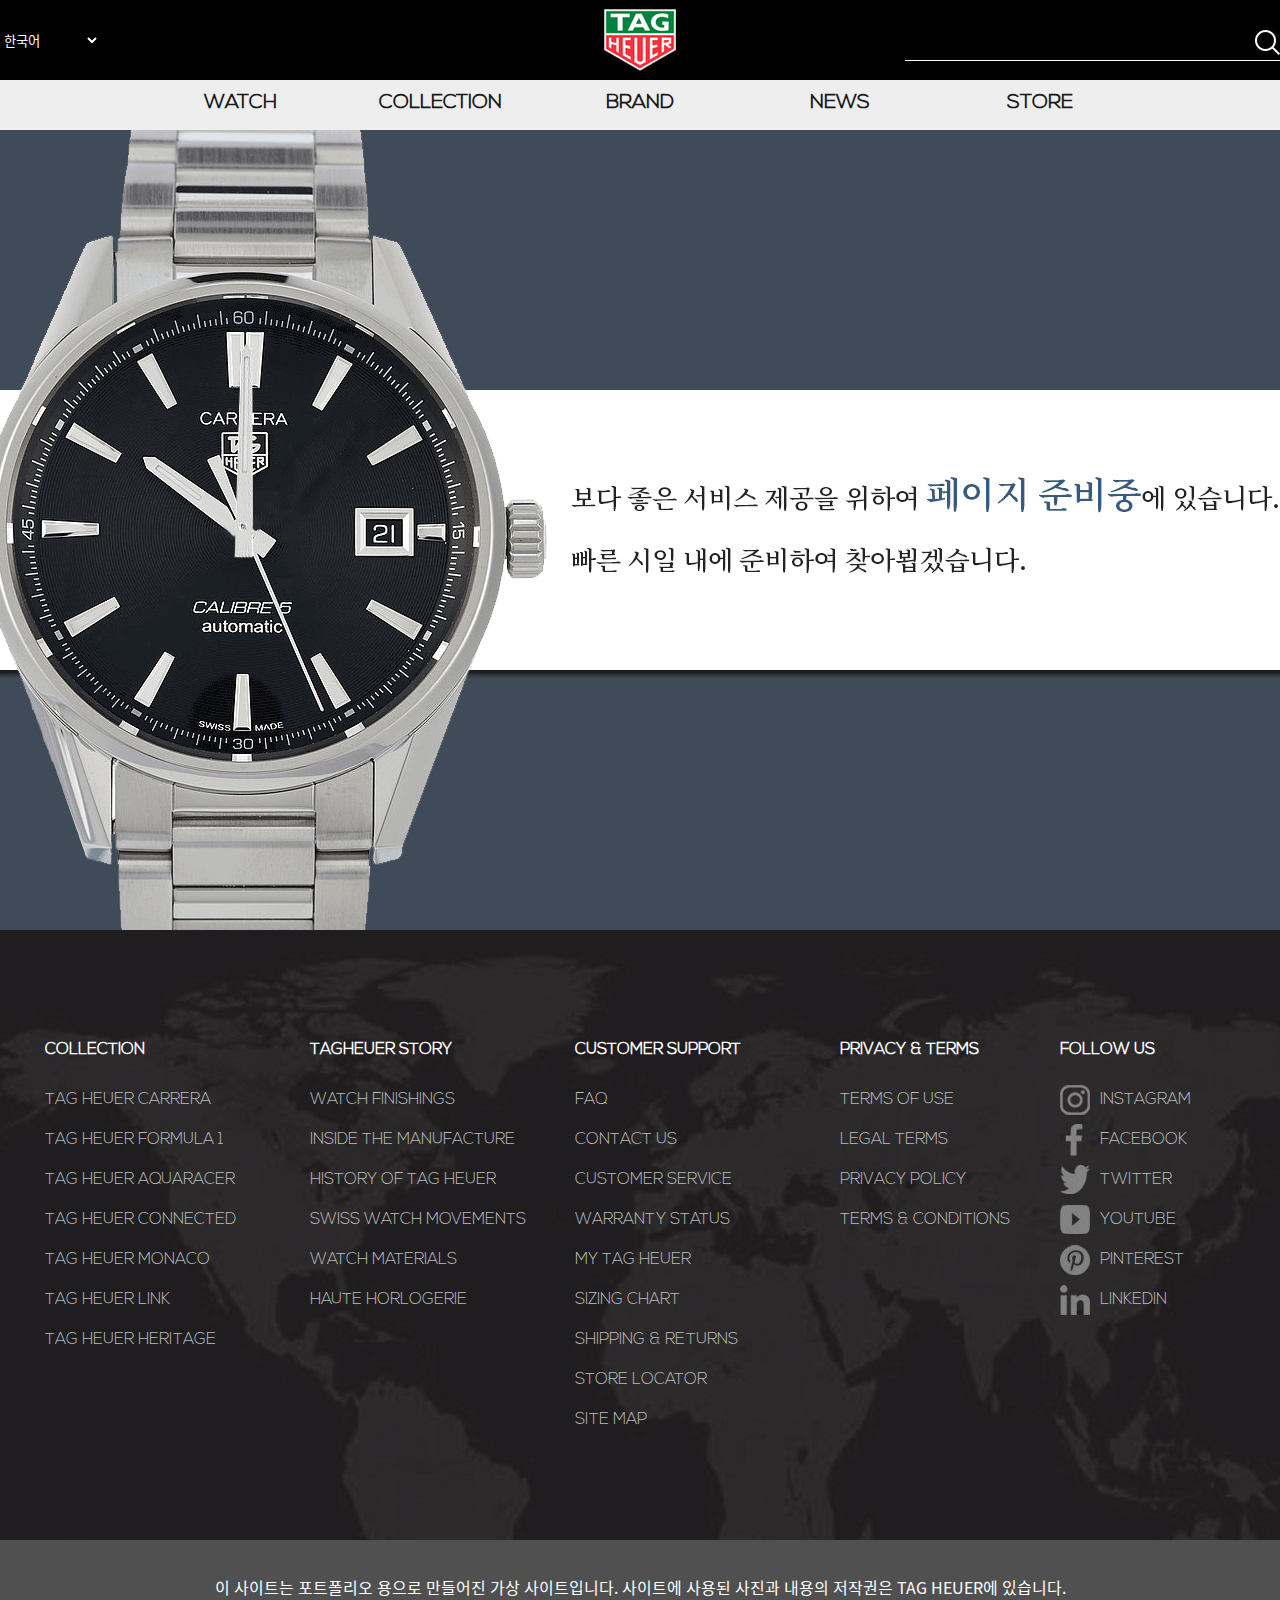
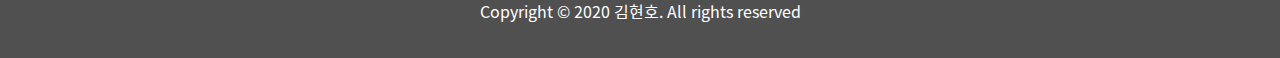
<file: prepare.html>
<!DOCTYPE html>
<html lang="ko">

<head>
    <meta charset="UTF-8">
    <meta name="viewport" content="width=1280">
    <title>TAG HEUER</title>
    <link rel="shortcut icon" href="favicon.ico" type="image/x-icon">
    <link rel="stylesheet" href="css/all.min.css">
    <link rel="stylesheet" href="css/reset.css">
    <link rel="stylesheet" href="css/style.css">
    <link rel="stylesheet" href="css/slick.css">
    <link rel="stylesheet" href="css/slick-theme.css">
    <link rel="stylesheet" href="css/jquery.bxslider.css">

    <script src="js/jquery-3.4.1.min.js"></script>
    <script src="js/slick.min.js"></script>
    <script src="js/function.js"></script>
    <script src="js/submenu.js"></script>
    <script src="js/jquery.bxslider.min.js"></script>
</head>

<body class="prepare">
    <p class="skip-navi blind"><a href="#container">본문내용 바로가기</a></p>
    <div class="wrap">
        <div class="gnbbg"></div>
        <header>
            <div class="header-inner">
                <div class="center">
                    <h1 class="logo"><a href="index.html"><img src="images/img_logo_top.gif" alt="TAGHEUER"></a></h1>
                    <select>
                        <option value="kor">한국어</option>
                        <option value="eng">영어</option>
                        <option value="chn">중국어</option>
                        <option value="jpn">일본어</option>
                    </select>
                    <fieldset>
                        <legend class="blind">검색하기</legend>
                        <input type="search"><a href="#"><img src="images/btn_search.jpg" alt="검색"></a>
                    </fieldset>
                </div>
            </div>
            <h2 class="blind">메뉴</h2>
            <nav class="gnb">
                <ul class="center">
                    <li><a href="detail.html">WATCH</a>
                        <div class="sub sub1">
                            <ul>
                                <li><a href="#">남성 시계</a>
                                    <div class="subs subs1">
                                        <ul>
                                            <li><a href="#">오토매틱 크로노그래프</a></li>
                                            <li><a href="#">오토매틱 워치</a></li>
                                            <li><a href="#">크로노그래프</a></li>
                                            <li><a href="#">전체</a></li>
                                        </ul>
                                    </div>
                                </li>
                                <li><a href="#">여성 시계</a>
                                    <div class="subs subs2">
                                        <ul>
                                            <li><a href="#">오토매틱 크로노그래프</a></li>
                                            <li><a href="#">오토매틱 워치</a></li>
                                            <li><a href="#">전체</a></li>
                                        </ul>
                                    </div>
                                </li>
                                <li><a href="#">명품 스포츠 시계</a>
                                    <div class="subs subs3">
                                        <ul>
                                            <li><a href="#">칼리버 호이어 1</a></li>
                                            <li><a href="#">쿼츠</a></li>
                                            <li><a href="#">칼리버 16</a></li>
                                            <li><a href="#">칼리버 17</a></li>
                                            <li><a href="#">전체</a></li>
                                        </ul>
                                    </div>
                                </li>
                                <li><a href="#">다이빙 시계</a>
                                    <div class="subs subs4">
                                        <ul>
                                            <li><a href="#">쿼츠</a></li>
                                            <li><a href="#">칼리버 5</a></li>
                                            <li><a href="#">칼리버 7</a></li>
                                            <li><a href="#">칼리버 9</a></li>
                                            <li><a href="#">칼리버 16</a></li>
                                            <li><a href="#">칼리버 45</a></li>
                                            <li><a href="#">전체</a></li>
                                        </ul>
                                    </div>
                                </li>
                            </ul>
                        </div>
                    </li>
                    <li><a href="collection.html">COLLECTION</a>
                        <div class="sub sub2">
                            <ul>
                                <li><a href="#"><img src="images/img_sub_collection_01.jpg" alt="태그호이어 까레라"><span>태그호이어<br>까레라</span></a></li>
                                <li><a href="#"><img src="images/img_sub_collection_02.jpg" alt="태그호이어 아쿠아레이서"><span>태그호이어<br>아쿠아레이서</span></a></li>
                                <li><a href="#"><img src="images/img_sub_collection_03.jpg" alt="태그호이어 링크"><span>태그호이어<br>링크</span></a></li>
                                <li><a href="#"><img src="images/img_sub_collection_04.jpg" alt="태그호이어 포뮬러 1"><span>태그호이어<br>포뮬러 1</span></a></li>
                                <li><a href="#"><img src="images/img_sub_collection_05.jpg" alt="태그호이어 헤리티지"><span>태그호이어<br>헤리티지</span></a></li>
                                <li><a href="#"><img src="images/img_sub_collection_06.jpg" alt="태그호이어 모나코"><span>태그호이어<br>모나코</span></a></li>
                                <li><a href="#"><img src="images/img_sub_collection_07.jpg" alt="태그호이어 커넥티드 모듈러"><span>태그호이어<br>커넥티드 모듈러</span></a></li>
                            </ul>
                        </div>
                    </li>
                    <li><a href="brand.html">BRAND</a>
                        <div class="sub sub3">
                            <ul>
                                <li><a href="#"><img src="images/img_sub_brand_01.jpg" alt="태그호이어 소개"><span>태그호이어 소개</span></a></li>
                                <li><a href="#"><img src="images/img_sub_brand_02.jpg" alt="태그호이어의 역사"><span>태그호이어의 역사</span></a></li>
                                <li><a href="#"><img src="images/img_sub_brand_03.jpg" alt="태그호이어의 노하우"><span>태그호이어의 노하우</span></a></li>
                                <li><a href="#"><img src="images/img_sub_brand_04.jpg" alt="문의하기"><span>문의하기</span></a></li>
                            </ul>
                        </div>
                    </li>
                    <li><a href="prepare.html">NEWS</a></li>
                    <li><a href="prepare.html">STORE</a></li>
                </ul>
            </nav>
        </header>
        <div id="container">
            <div class="open">
                <div class="blind">보다 좋은 서비스 제공을 위하여 페이지 준비중에 있습니다. 빠른 시일 내에 준비하여 찾아뵙겠습니다.</div>
            </div>
        </div>
        <footer>
            <div class="bottom center">
                <p><span class="blind"></span></p>
                <ul class="sitemap">
                    <li><a href="#">COLLECTION</a>
                        <ul>
                            <li><a href="#">TAG HEUER CARRERA</a></li>
                            <li><a href="#">TAG HEUER FORMULA 1</a></li>
                            <li><a href="#">TAG HEUER AQUARACER</a></li>
                            <li><a href="#">TAG HEUER CONNECTED</a></li>
                            <li><a href="#">TAG HEUER MONACO</a></li>
                            <li><a href="#">TAG HEUER LINK</a></li>
                            <li><a href="#">TAG HEUER HERITAGE</a></li>
                        </ul>
                    </li>
                    <li><a href="#">TAGHEUER STORY</a>
                        <ul>
                            <li><a href="#">WATCH FINISHINGS</a></li>
                            <li><a href="#">INSIDE THE MANUFACTURE</a></li>
                            <li><a href="#">HISTORY OF TAG HEUER</a></li>
                            <li><a href="#">SWISS WATCH MOVEMENTS</a></li>
                            <li><a href="#">WATCH MATERIALS</a></li>
                            <li><a href="#">HAUTE HORLOGERIE</a></li>
                        </ul>
                    </li>
                    <li><a href="#">CUSTOMER SUPPORT</a>
                        <ul>
                            <li><a href="#">FAQ</a></li>
                            <li><a href="#">CONTACT US</a></li>
                            <li><a href="#">CUSTOMER SERVICE</a></li>
                            <li><a href="#">WARRANTY STATUS</a></li>
                            <li><a href="#">MY TAG HEUER</a></li>
                            <li><a href="#">SIZING CHART</a></li>
                            <li><a href="#">SHIPPING &amp; RETURNS</a></li>
                            <li><a href="#">STORE LOCATOR</a></li>
                            <li><a href="#">SITE MAP</a></li>
                        </ul>
                    </li>
                    <li><a href="#">PRIVACY &amp; TERMS</a>
                        <ul>
                            <li><a href="#">TERMS OF USE</a></li>
                            <li><a href="#">LEGAL TERMS</a></li>
                            <li><a href="#">PRIVACY POLICY</a></li>
                            <li><a href="#">TERMS &amp; CONDITIONS</a></li>
                        </ul>
                    </li>
                    <li><a href="#">FOLLOW US</a>
                        <ul>
                            <li><a href="#">INSTAGRAM</a></li>
                            <li><a href="#">FACEBOOK</a></li>
                            <li><a href="#">TWITTER</a></li>
                            <li><a href="#">YOUTUBE</a></li>
                            <li><a href="#">PINTEREST</a></li>
                            <li><a href="#">LINKEDIN</a></li>
                        </ul>
                    </li>
                </ul>
            </div>
            <div class="footer-bottom">
                <address class="center">
                    이 사이트는 포트폴리오 용으로 만들어진 가상 사이트입니다. 사이트에 사용된 사진과 내용의 저작권은 TAG HEUER에 있습니다.<br>Copyright &copy; 2020 김현호. All rights reserved
                </address>
            </div>
        </footer>
    </div>
</body></html>
</file>
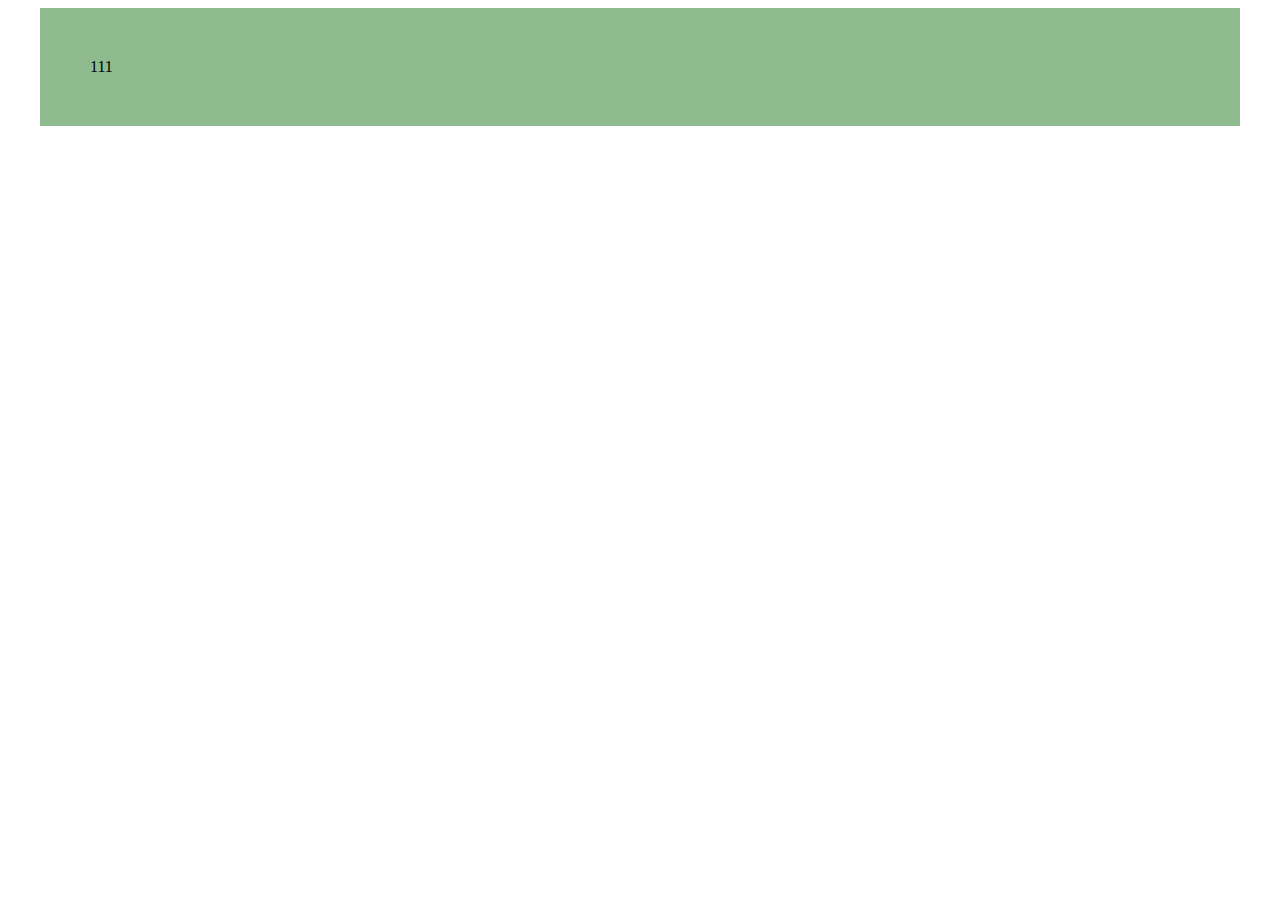
<file: include/header.html>
<!DOCTYPE html>
<html lang="ko">
<head>
    <meta charset="UTF-8">
    <title>Document</title>
    <style>
        .wrap {width: 1200px; margin: 0 auto;}
        header {background-color: darkseagreen; padding: 50px;}
        footer {background-color: darkgray; padding: 50px;}
    </style>
</head>
<body>
    <div class="wrap">
        <header>111</header>
</file>
<file: css/style.css>
@charset "utf-8";
/* index.html start */

.center {width: 1280px; margin: 0 auto;}

.btn {display: inline-block; padding: 10px 20px; font-size: 14px; color: #fff; letter-spacing: 2px;}
.btn a {color: #fff; font-weight: bold;}
.btn-black {background-color: #000; border: 1px solid #000;}
.btn-red {background-color: #bb1e1e; border: 1px solid #bb1e1e;}
.btn-mobile {background-color: #fff;}
.btn-black:hover {background-color: #fff; color: #000; border: 1px solid #000; transition: background .5s;}
.btn-red:hover {background-color: #fff; color: #bb1e1e; border: 1px solid #bb1e1e; transition: background .5s;}

header::after {display: block; content: ""; clear: both;}
header .header-inner {background-color: #000;}
header .center {position: relative;}
header .logo {text-align: center;}
header select {position: absolute; top: 20px; left: 0; width: 100px; background-color: #000; color: #fff; padding: 10px 0; font-family: "Noto Sans KR";}
header select option {height: 500px;}
header select~fieldset {position: absolute; top: 20px; right: 0;border-bottom: 1px solid #fff; padding: 5px 0; box-sizing: border-box;}
header select~fieldset input {background-color: transparent; color: #fff; height: 26px; font-family: "Noto Sans KR"; letter-spacing: 1px; font-size: 16px;}
header .gnb {height: 50px; text-align: center; background-color: #eee;}
header .gnb::after {display: block; content: ""; clear: both;}
header .gnb>ul {position: relative; padding-left: 140px; box-sizing: border-box; font-family: "Nexa";}
header .gnb>ul>li {float: left; width: 150px; font-size: 20px; font-weight: bold; padding: 13px 25px; }
header .gnb > ul > li > a::after {display: block; content: ""; width: 0px; height: 3px; background: #000; margin: 10px auto -15px; transition: all 0.5s;}
header .gnb > ul > li:hover > a::after {width: 100%;}
header .gnb .sub {position: absolute; overflow: hidden; top: 50px; left: 0; padding: 60px 0; width: 100%; z-index: 11; display: none;}
header .gnb .sub {font-family: "Noto Sans KR"; font-weight: 300; font-size: 16px;}

header .gnb .sub.sub1>ul> li{ float: left; width: 305px; margin-left: 20px;text-align: left; }
header .gnb .sub.sub1>ul> li:first-child{margin-left: 0; }
header .gnb .sub.sub1>ul> li>a {font-size: 18px; font-weight: normal;}
header .gnb .sub.sub1 .subs {padding: 20px 0;}
header .gnb .sub.sub1 .subs ul>li:first-child {}
header .gnb .sub.sub1 .subs li{padding: 5px 0;}
header .gnb .sub.sub1 .subs li a:hover {color: #b4122f;}
header .gnb .sub.sub2 li{ float: left; width: 160px; margin-left: 20px;}
header .gnb .sub.sub2 li:first-child{margin-left: 0;}
header .gnb .sub.sub3 li{ float: left; width: 305px; margin-left: 20px;}
header .gnb .sub.sub3 li:first-child{margin-left: 0;}
header .gnb .sub.sub3 li span{padding-top: 10px;}
header .gnb .sub li span {display: block; font-size: 16px;}
.gnbbg {position: absolute; background-color: #fff; height: 400px;width: 100%; top: 130px; left: 0; z-index: 10; display: none; box-shadow: 0 3px 5px rgba(0,0,0,0.2);}


.visual {position: relative; height: 700px;  min-width: 1280px;}
.visual li {position: absolute; height: 700px; top: 0; width: 100%; background-position: center top;}
.visual li a{background-position: center top; box-sizing: border-box; font-size: 30px; letter-spacing: 2px; }
.visual .visual01 a{padding: 450px 0 0 30px; background-image: url(../images/banner_main_01.jpg); color: #848484;}
.visual .visual02 a{padding: 450px 0 0 150px; background-image: url(../images/banner_main_02.jpg); color: #000;}
.visual .visual03 a{padding: 500px 0 0 100px; background-image: url(../images/banner_main_03.jpg); color: #fff; }
.visual li a .arrow-line {display: block; border-bottom: 5px solid #848484; border-right: 15px solid transparent; height: 0; width: 200px;}
.visual .visual02 a .arrow-line {border-bottom: 5px solid #000;}
.visual .visual03 a .arrow-line {border-bottom: 5px solid #fff;}
.visual a {display: block; height: 700px;}
.visual .visual01 {background-image: url(../images/banner_main_01.jpg);}
.visual .visual02 {background-image: url(../images/banner_main_02.jpg);}
.visual .visual03 {background-image: url(../images/banner_main_03.jpg);}

.collection {position: relative;}
.collection h3 {text-align: center; padding: 100px 0 70px;}
.collection ul {width: 1220px; margin: 0 auto;}
.collection li {width: 265px; padding: 0 20px;}
.collection li a {display: block; height: 400px; }
.collection li a span {display: block; font-size: 16px; text-align: center;}
.collection p {text-align: center; margin: 70px 0 100px;}



.today h3 {text-align: center; padding: 100px 0 70px;}
.todays {overflow: hidden;}

.today .left {width: 620px;}
.today .left li {float: left;}
.today .left li:nth-child(1) {width: 400px; height: 400px; background-color: #eee; text-align: center; font-size: 30px; padding-top: 120px; box-sizing: border-box;}
.today .left li:nth-child(1) a {display: inline-block;}
.today .left li:nth-child(2) {background-image: url(../images/img_today_01.jpg); width: 180px; height: 180px; margin-left: 40px; margin-bottom: 40px; text-indent: -500px; overflow: hidden;}
.today .left li:nth-child(3) {background-image: url(../images/img_today_02.jpg); width: 180px; height: 180px; margin-left: 40px; text-indent: -500px; overflow: hidden;}
.today .left li:nth-child(4) {background-image: url(../images/img_today_03.jpg); width: 180px; height: 180px; margin-top: 40px; margin-right: 40px; text-indent: -500px; overflow: hidden;}
.today .left li:nth-child(5) {background-image: url(../images/img_today_04.jpg); width: 400px; height: 180px; margin-top: 40px; text-indent: -500px; overflow: hidden;}
.today .right {float: right; background-image: url(../images/img_today_05.jpg); width: 620px; height: 620px; text-indent: -500px; overflow: hidden;}

.bar-banner-01 {display: block; background-image: url(../images/banner_bar_02.jpg); height: 500px; background-position: center top; min-width: 1280px;}
.bar-banner-02 {display: block; background-image: url(../images/banner_bar_01.jpg); height: 550px; background-position: center top; min-width: 1280px; margin: 100px 0;}

.newsbg {width: 100%; height: 760px; background-color: #eee;}
.news h3 {text-align: center; padding: 40px 0;}
.news li {float: left; width: 290px; height: 450px; background-color: #fff; margin-left: 40px; margin-bottom: 40px;}
.news li:first-child {margin-left: 0;}
.news li .news-content {font-family: 'Noto Sans KR'; margin: 20px; height: 225px; letter-spacing: -0.5px;}
.news li .news-content dt {font-size: 16px; font-weight: 500; margin-top:}
.news li .news-content dd {font-size: 14px; padding-top: 20px; color: #999;}
.news li:nth-child(2n) dd {padding-top: 40px;}
.news p {text-align: center;}

.sns {padding-bottom: 100px;}
.sns h3 {text-align: center; padding: 100px 0 70px;}
.sns ul {overflow: hidden;}
.sns ul li {float: left; text-indent: -500px; overflow: hidden;}
.sns ul li a {display: block; background-position: center; width: 320px; height: 320px;}
.sns ul li:nth-child(1) a {background-image: url(../images/img_insta_01.jpg);}
.sns ul li:nth-child(2) a {background-image: url(../images/img_insta_02.jpg); width: 640px;}
.sns ul li:nth-child(3) a {background-image: url(../images/img_insta_03.jpg);}
.sns ul li:nth-child(4) a {background-image: url(../images/img_insta_04.jpg); width: 640px;}
.sns ul li:nth-child(5) a {background-image: url(../images/img_insta_05.jpg);}
.sns ul li:nth-child(6) a {background-image: url(../images/img_insta_06.jpg);}

.store {background-image: url(../images/img_store_bg.jpg); background-position: center; height: 700px; min-width: 1280px;}
.store .center {position: relative; width: 356px; height: 307px; margin: 0 auto; padding-top: 400px;}
.store .center p {position: absolute; top: 0; left: 0; width: 100%; height: 100%; background-position: center; backface-visibility: hidden; transition: transform .5s; transform-style: preserve-3d; background-repeat: no-repeat;}
.store .center .front {background-image: url(../images/img_store_front.png); transform: rotateY(0);}
.store .center .back {background-image: url(../images/img_store_back.png); transform: rotateY(180deg);}
.store .center:hover .front {transform: rotateY(180deg);}
.store .center:hover .back {transform: rotateY(0);}
.store .back p {text-align: center; margin-top: 20px;}


footer {background-image: url(../images/bg_footer.jpg); background-position: center top; font-size: 16px;}
footer .bottom {position: relative;}
footer .bottom > p {position: absolute; top: 225px; left: -25px; background-image: url(../images/img_logo_bot.jpg); width: 21px; height: 156px;}
footer .bottom .sitemap {overflow: hidden; padding: 100px 0;}
footer .bottom .sitemap > li {float: left; width: 220px; line-height: 40px; padding-left: 45px;}
footer .bottom .sitemap > li:last-child {padding-left: 0;}
footer .bottom .sitemap > li > a {display: block; padding-bottom: 10px; color: #fff; font-weight: bold;}
footer .bottom .sitemap > li:last-child ul li {background-position: left center; background-repeat: no-repeat; text-indent: 40px;}
footer .bottom .sitemap > li:last-child ul li:nth-child(1) {background-image: url(../images/ic_insta.jpg);}
footer .bottom .sitemap > li:last-child ul li:nth-child(2) {background-image: url(../images/ic_facebook.jpg);}
footer .bottom .sitemap > li:last-child ul li:nth-child(3) {background-image: url(../images/ic_twitter.jpg);}
footer .bottom .sitemap > li:last-child ul li:nth-child(4) {background-image: url(../images/ic_youtube.jpg);}
footer .bottom .sitemap > li:last-child ul li:nth-child(5) {background-image: url(../images/ic_pinterest.jpg);}
footer .bottom .sitemap > li:last-child ul li:nth-child(6) {background-image: url(../images/ic_linkedin.jpg);}
footer .sitemap a {color: #bcbcbc;}
footer .sitemap a:hover {color: #fff;}
footer .footer-bottom {background-color: #505050; font-family: "Noto Sans KR"; color: #fff; padding: 35px 0; font-size: 16px; text-align: center;}

/*detail(sub1) page start*/
body.detail .detail-info {overflow: hidden; background-color: #eee;}
body.detail .detail-info .center {position: relative;}
body.detail .detail-info .left {position: relative; float: left; cursor: zoom-in; overflow: hidden;}
body.detail .detail-info .left .box {position: absolute; top: 0; width: 100px; height: 100px; border: 3px solid red; box-sizing: border-box; display: none;}
body.detail .detail-info .big {width: 730px; height: 700px;  position: relative;}
body.detail .detail-info .big li {position: absolute; display: none; width: 730px; height: 700px; }

body.detail .detail-info .big li:nth-child(1) {display: block;  background-image: url(../images/img_detail_01.jpg)}
body.detail .detail-info .big li:nth-child(2) {background-image: url(../images/img_detail_02.jpg)}
body.detail .detail-info .big li:nth-child(3) {background-image: url(../images/img_detail_03.jpg)}
body.detail .detail-info .big li:nth-child(4) {background-image: url(../images/img_detail_04.jpg)}

body.detail .detail-info .right {position: absolute; top: 50px; left: 770px;}
body.detail .detail-info .right h3 {font-size: 26px; letter-spacing: 2px;}
body.detail .detail-info .right h3 + div {font-size: 16px; color: #999; padding: 25px 0; letter-spacing: 1px;}
body.detail .detail-info .right .price {font-size: 26px; margin-left: 130px;}
body.detail .detail-info .right p:nth-of-type(1) {text-align: center;}
body.detail .detail-info .right p:nth-of-type(1) a {width: 120px; margin: 50px 20px 30px;}
body.detail .detail-info .right p:nth-of-type(2) span{font-size: 20px; font-weight: bold; margin: 0 15px;}
body.detail .detail-info .right p:nth-of-type(2) span:first-child {margin-left: 0;}
body.detail .detail-info .right p:nth-of-type(2) span:nth-child(2n) {color: #999;}
body.detail .detail-info .right p:nth-of-type(3) {font-size: 20px; padding: 30px 0;}
body.detail .detail-info .right ul {overflow: hidden;}
body.detail .detail-info .right .small li {float: left; margin-left: 40px;}
body.detail .detail-info .right .small li:first-child {margin-left: 0; }
body.detail .detail-info .right .closeup li {position: absolute; top: 0;  width: 500px; height: 500px; background-position: 0 0; background-repeat: no-repeat; background-color: #eee; display: none; }
body.detail .detail-info .right .closeup li:nth-child(1) { background-image: url(../images/img_detail_01_b.png); }
body.detail .detail-info .right .closeup li:nth-child(2) {background-image: url(../images/img_detail_02_b.png);}
body.detail .detail-info .right .closeup li:nth-child(3) {background-image: url(../images/img_detail_03_b.png);}
body.detail .detail-info .right .closeup li:nth-child(4) {background-image: url(../images/img_detail_04_b.png);}

body.detail .blue-bg {background-color: #1d2a38; color: #fff;}
body.detail .details {font-family: "Noto Sans KR"; font-size: 26px; line-height: 1.8;}
body.detail .blue-bg h3 {text-align: center; padding: 100px 0 70px;}
body.detail .blue-bg ul {overflow: hidden;}
body.detail .blue-bg ul li {float: left;}
body.detail .blue-bg ul li:nth-child(2) {height: 640px; padding: 300px 0 0 50px; box-sizing: border-box;}
body.detail .blue-bg ul li:nth-child(2) span, body.detail .blue-bg ul li:nth-child(8) span {display: block; width: 150px; height: 5px; background-color: #fff; margin-bottom: 10px; }
body.detail .blue-bg ul li:nth-child(4) {float: right;}
body.detail .blue-bg ul li:nth-child(5) {float: right; height: 320px; padding: 100px 50px 0 0; box-sizing: border-box; text-align: right;}
body.detail .blue-bg ul li:nth-child(5) span {display: block; width: 150px; height: 5px; background-color: #fff; margin:0 0 10px 260px;}
body.detail .blue-bg ul li:nth-child(8) {height: 320px; padding: 100px 0 0 50px; box-sizing: border-box;}

body.detail .blue-bg .watch-spec {width: 100%;}
body.detail .blue-bg .watch-spec::after {content: ""; display: block; clear: both;}
body.detail .blue-bg .watch-spec table {width: 25%; float: left;}
body.detail .blue-bg .watch-spec table th {font-size: 20px; padding: 20px 0; background-color: #fff; color: #191919;}
body.detail .blue-bg .watch-spec table td {font-family: "Noto Sans KR"; font-size: 18px; padding: 10px 0;}
body.detail .blue-bg .watch-spec table td:last-child {color: #b4b4b4;}
body.detail .blue-bg .watch-spec table tr td:first-child {width: 40%; text-align: right; text-align: center;}
body.detail .blue-bg .watch-spec table tr td:last-child {padding-right: 20px;}

body.detail .blue-bg .story {position: relative; font-family: "Noto Sans KR"}
body.detail .blue-bg .story p:nth-of-type(1){background-image: url(../images/img_story_01.png); height: 320px; background-position: left top; background-repeat: no-repeat;}
body.detail .blue-bg .story p:nth-of-type(2){position: absolute; top: 35px; right: 0; background-image: url(../images/bg_story_01.png); width: 1200px; height: 251px; background-position: right center; background-repeat: no-repeat; box-shadow: 5px 5px 5px 0 #000; padding: 50px 0 0 240px; box-sizing: border-box; font-size: 34px; font-weight: 500;}
body.detail .blue-bg .story p:nth-of-type(3){position: absolute; top: 355px; left: 0; background-image: url(../images/bg_story_02.png); width: 1200px; height: 251px; background-position: left center; background-repeat: no-repeat; box-shadow: 0 5px 5px 0 #000; padding: 60px 240px 0 0; box-sizing: border-box; font-size: 16px; text-align: right;}
body.detail .blue-bg .story p:nth-of-type(4){background-image: url(../images/img_story_02.png); height: 320px; background-position: right top; background-repeat: no-repeat;}
body.detail .blue-bg .story p:nth-of-type(5){background-image: url(../images/img_story_03.png); height: 320px; background-position: left top; background-repeat: no-repeat;}
body.detail .blue-bg .story p:nth-of-type(6){position: absolute; top: 675px; right: 0; background-image: url(../images/bg_story_01.png); width: 1200px; height: 251px; background-position: right center; background-repeat: no-repeat; box-shadow: 5px 5px 5px 0 #000; padding: 70px 0 0 240px; box-sizing: border-box; font-size: 34px; font-weight: 500;}
body.detail .blue-bg .story p:nth-of-type(7){position: absolute; top: 995px; left: 0; background-image: url(../images/bg_story_02.png); width: 1200px; height: 251px; background-position: left center; background-repeat: no-repeat; box-shadow: 0 5px 5px 0 #000; padding: 60px 240px 0 0; box-sizing: border-box; font-size: 16px; text-align: right;}
body.detail .blue-bg .story p:nth-of-type(8){background-image: url(../images/img_story_02.png); height: 320px; background-position: right top; background-repeat: no-repeat;}

body.detail .similar h3 {text-align: center; padding: 100px 0 70px;}
body.detail .similar ul {overflow: hidden;}
body.detail .similar ul li {float: left; margin-left: 40px;}
body.detail .similar ul li:first-child {margin-left: 0;}
body.detail .similar ul li .similar-content {font-family: 'Noto Sans KR'; margin: 20px; height: 225px; letter-spacing: -0.5px; text-align: center;}
body.detail .similar ul li .similar-content dt {font-size: 20px; font-weight: 500; }
body.detail .similar ul li .similar-content dd {font-size: 20px; padding:20px 0; color: #999; font-family: "Noto Sans KR";}
body.detail .news p {text-align: center;}

/*collect(sub2) page start*/
body.collect .collection_top {background-image: url(../images/bg_collection_top.jpg); height: 700px; background-position: center top; min-width: 1280px;}
body.collect .collection-list {transition: background .5s;}
body.collect .collection-list:nth-of-type(2) { background-image: url(../images/img_collection_wear_01.jpg);}
body.collect .collection-list:nth-of-type(2):hover { background-image: url(../images/img_collection_wear_01_h.jpg);}
body.collect .collection-list:nth-of-type(3) {background-image: url(../images/img_collection_wear_02.jpg);}
body.collect .collection-list:nth-of-type(3):hover { background-image: url(../images/img_collection_wear_02_h.jpg);}
body.collect .collection-list:nth-of-type(4) { background-image: url(../images/img_collection_wear_03.jpg);}
body.collect .collection-list:nth-of-type(4):hover { background-image: url(../images/img_collection_wear_03_h.jpg);}
body.collect .collection-list:nth-of-type(5) {background-image: url(../images/img_collection_wear_04.jpg);}
body.collect .collection-list:nth-of-type(5):hover { background-image: url(../images/img_collection_wear_04_h.jpg);}
body.collect .collection-list:nth-of-type(6) { background-image: url(../images/img_collection_wear_05.jpg);}
body.collect .collection-list:nth-of-type(6):hover { background-image: url(../images/img_collection_wear_05_h.jpg);}
body.collect .collection-list:nth-of-type(7) {background-image: url(../images/img_collection_wear_06.jpg);}
body.collect .collection-list:nth-of-type(7):hover { background-image: url(../images/img_collection_wear_06_h.jpg);}
body.collect .collection-list:nth-of-type(8){  background-image: url(../images/img_collection_wear_07.jpg);}
body.collect .collection-list:nth-of-type(8):hover { background-image: url(../images/img_collection_wear_07_h.jpg);}
body.collect .collection-list {background-repeat: no-repeat;}
body.collect .collection-list:nth-of-type(even) {background-color: #eee; background-position: right center;}
body.collect .collection-list:nth-of-type(odd) {background-position: left center; text-align: right;}
body.collect .collection-list {overflow: hidden; min-width: 1280px; }
body.collect .collection-list:nth-of-type(even) .center img{float: left;}
body.collect .collection-list:nth-of-type(odd) .center img {float: right;}
body.collect .collection-list dl {padding-top: 133px;}
body.collect .collection-list dt {color: #940000; font-size: 40px;  font-family: "Nexa-Bold"; letter-spacing: 2px; position: relative;}

body.collect .collection-list dt span {display: block; width: 100px; height: 5px; margin-bottom: 10px; background-color: #940000; position: absolute; top:-10px;}
body.collect .collection-list:nth-of-type(even) dt span {left: 330px;}
body.collect .collection-list:nth-of-type(odd) dt span {right: 330px;}
body.collect .collection-list dd {padding-top: 43px; font-family: "Noto Sans KR"; font-size: 20px; font-weight: 300;}
body.collect .collection-list a {margin-top: 33px;}

/*brand(sub3) page start*/
body.brand video {width: 100%;}
body.brand .company {overflow: hidden;}
body.brand .company h3 {text-align: center; padding: 100px 0 70px;}
body.brand .company p {width: 620px; height: 660px; float: left; box-sizing: border-box; font-family: "Noto Sans KR"; font-size: 22px;}
body.brand .company p:nth-of-type(even) {margin-left: 40px;}
body.brand .company p:nth-of-type(2), body.brand .company p:nth-of-type(3) { padding: 100px 40px; line-height: 2;}
body.brand .company p:nth-of-type(1) {background-image: url(../images/img_company_01.jpg); padding: 520px 50px 0; background-repeat: no-repeat; background-color: #eee;}
body.brand .company p:nth-of-type(3) {margin-top: 100px;}
body.brand .company p:nth-of-type(4) {background-image: url(../images/img_company_02.gif); padding: 520px 50px 0; background-repeat: no-repeat; margin-top: 100px; background-color: #eee;}
body.brand .company-ban {background-image: url(../images/img_brand_bar.jpg); height: 630px; background-position: center top; min-width: 1200px; margin: 100px 0;}

body.brand .knowhow {font-family: "Noto Sans KR";}
body.brand .knowhow h3 {text-align: center; padding-bottom: 70px;}
body.brand .knowhow ul {overflow: hidden;}
body.brand .knowhow ul li {float: left; width: 400px; margin-left: 40px;}
body.brand .knowhow ul li:nth-child(3n+1) {margin-left: 0;}
body.brand .knowhow ul li dt, body.brand .knowhow ul li p {text-align: center;}
body.brand .knowhow ul li .knowhow-content {margin: 20px 20px 70px 20px;}
body.brand .knowhow ul li dt {color: #940000; font-size: 24px;}
body.brand .knowhow ul li dd {padding: 20px; font-size: 20px;}
body.brand .knowhow ul li p {text-align: center;}

body.brand .partner h3 {text-align: center; padding-top: 30px;}
body.brand .partner .partnerbg{background-color: }
body.brand .partner ul {position: relative; width: 1280px; height: 400px; margin: 100px auto;}
body.brand .partner ul li {position: absolute; top: 0; transform: skew(15deg);}
body.brand .partner ul li a {position: absolute; display: block; width: 195px; height: 400px; background-position: center; text-indent: -2000px; overflow: hidden;}
body.brand .partner ul li:nth-child(1) a{left: 0px; background-image: url(../images/img_partner_01.jpg);}
body.brand .partner ul li:nth-child(2) a{left: 195px; background-image: url(../images/img_partner_02.jpg);}
body.brand .partner ul li:nth-child(3) a{left: 390px; background-image: url(../images/img_partner_03.jpg);}
body.brand .partner ul li:nth-child(4) a{left: 585px; background-image: url(../images/img_partner_04.jpg);}
body.brand .partner ul li:nth-child(5) a{left: 780px; background-image: url(../images/img_partner_05.jpg);}
body.brand .partner ul li:nth-child(6) a{left: 975px; background-image: url(../images/img_partner_06.jpg);}
body.brand .partner p {text-align: center; margin-bottom: 100px;}

body.prepare .open {background-image: url(../images/img_prepare.gif); background-repeat: no-repeat; height: 800px; background-position: center top; min-width: 1280px;}

/*모바일 코딩 start*/
/* html ,body {position: relative; overflow-y: auto; height: 100%; width: 100%; overflow: hidden;}*/
/*body.mobile {font-family: "Noto Sans KR";}*/
.ony {overflow-y: hidden;}
body.mobile img {width: 100%;}
body.mobile .m-logo {padding: 3vw 0; text-align: center;}
/*body.mobile header {background-color: #000;}*/
body.mobile header .top {position: fixed; width: 100%;  top: 0; left: 0; background-color: #000; z-index: 50; height: 18vw;}
body.mobile header .top .m-logo img {width: 13.9%;}
/*body.mobile header .top .m-menu-btn {position: absolute; top: 5vw; left: 5%; background-image: url(../images/m_menubar.gif); background-size: 100%; width: 8%; height: 8vw;  transition: all .4s; }*/

/*모바일 메뉴버튼 클릭 애니메이션 20191228*/
body.mobile header .top .m-menu-btn {position: absolute; top: 5vw; left: 5%; width: 8%; height: 8vw;  transition: all .4s; cursor: pointer;}
body.mobile header .top .m-menu-btn span {position: absolute; display: block; top: 50%; width: 100%;  transform: translate(0,50%); height: 0.5vw; background: rgb(255, 255, 255, 1); border-radius: 1vw; transition: .5s;}
body.mobile header .top .m-menu-btn span:before,
body.mobile header .top .m-menu-btn span:after {position: absolute; content: ""; top: 0; left: 0; width: 85%; height:0.5vw; background: rgb(255, 255, 255, 1); border-radius: 1vw; transition: .5s;}
body.mobile header .top .m-menu-btn span:before {top: -3vw;}
body.mobile header .top .m-menu-btn span:after {top: 3vw; width: 60%;}
body.mobile header .top .m-menu-btn.on span {background: rgb(255, 255, 255, 0);}
body.mobile header .top .m-menu-btn.on span:before {top: 0;  transform: rotate(45deg); width: 100%;}
body.mobile header .top .m-menu-btn.on span:after {top: 0; transform: rotate(-45deg); width: 100%;}
/*모바일 메뉴버튼 클릭 애니메이션 종료*/

/* 모바일 메뉴 20191228*/
body.mobile header .m-menu {position: fixed;  top: 18vw; right: 0; height: 100%; width: 100%;  overflow-y: auto;  z-index: 10000; box-sizing: border-box; display: none; background-color: rgba(0, 0, 0, 0.95);}
/*body.mobile header .m-menu .m-gnb {overflow: hidden; }*/
body.mobile header .m-menu a {display: block; font-size: 3.5vw; color: #fff;}

body.mobile header .m-menu .m-gnb li {line-height: 15vw;}
body.mobile header .m-menu .m-gnb>ul>li>a {background-image: url(../images/m_arrow_right.gif); background-repeat: no-repeat; background-position: 95% 50%; background-size: 2%; text-indent: 10%; border-bottom: 1px solid #888; font-family: "Nexa-Bold"}
body.mobile header .m-menu .m-gnb>ul>li:first-child>a {border-top: 1px solid #888;}

body.mobile header .m-menu .m-gnb .sub {position: absolute; width: 100%; height: 100%;top: 0;  z-index: 40; right: -100%; background-color: #000; display: none;}
body.mobile header .m-menu .m-gnb .sub a {text-indent: 10%; border-bottom: 1px solid #888;}
body.mobile header .m-menu .m-gnb .sub ul {display: block;}
body.mobile header .m-menu .m-gnb .sub>div>a {border-top: 1px solid #888;); background-image: url(../images/m_arrow_left.gif); background-repeat: no-repeat; background-position: 10% 50%; background-size: 2%; font-family: "Nexa-Bold";}
body.mobile header .m-menu .m-gnb .sub>div {background-image: linear-gradient(to right, #000, #333, #000); text-align: center;}
/* 모바일 메뉴 종료*/

body.mobile .m-visual {position: relative; height: 150vw; overflow: hidden; margin-top: 10vw; }
body.mobile .m-visual li {position: absolute; top: 0; width: 100%; background-position: center top; text-indent: -2000px; overflow: hidden;}
body.mobile .m-visual a {display: block; height: 150vw;}
body.mobile .visual01 a{background-image: url(../images/m_banner_main_01.jpg); background-size: 100%; }
body.mobile .visual02 a{background-image: url(../images/m_banner_main_02.jpg); background-size: 100%; }
body.mobile .visual03 a{background-image: url(../images/m_banner_main_03.jpg); background-size: 100%; }


body.mobile .m-collection {background-color: #191919;}
body.mobile .m-collection h3 {padding: 10vw 0 15vw; text-align: center;}
body.mobile .m-collection h3 img {width: 44%;}
body.mobile .m-collection ul {max-width: 100%; margin: 0 auto;}
body.mobile .m-collection li {width: 34.3%;}
body.mobile .m-collection li a {display: block; height: 64.5vw; margin: 0 5%;text-align: center; font-family: "Nexa"; }
body.mobile .m-collection li a span {display: block; margin-top: 5vw; font-size: 3vw; color: #eeef; }
body.mobile .m-collection .slick-slide {opacity: .5;}
body.mobile .m-collection .slick-current {opacity: 1;}

body.mobile .m-today {background-color: #000;}
body.mobile .m-today h3 {padding: 10vw 0 15vw; text-align: center;}
body.mobile .m-today h3 img {width: 44%;}
body.mobile .m-today .todays ul {overflow: hidden;}
body.mobile .m-today .todays li {float: left; width: 44%; height: 44vw; margin: 0 4% 4vw; background-size: 100%;}
body.mobile .m-today .todays li:nth-child(odd) {margin-right: 0;}
body.mobile .m-today .todays li:nth-child(1) {background-color: #eee; text-align: center; font-size: 4vw; font-family: "Nexa"; padding-top: 7vw; box-sizing: border-box;}
body.mobile .m-today .todays li:nth-child(1) p {text-align: center; padding-top: 6vw;}
body.mobile .m-today .todays li:nth-child(1) p a {padding: 4vw 8%; background-color: #000; color: #fff; font-size: 4vw; font-family: "Nexa";}
body.mobile .m-today .todays li:nth-child(2) {background-image: url(../images/m_img_today_01.jpg); text-indent: -100%; overflow: hidden;}
body.mobile .m-today .todays li:nth-child(3) {background-image: url(../images/m_img_today_02.jpg); text-indent: -100%; overflow: hidden;}
body.mobile .m-today .todays li:nth-child(4) {background-image: url(../images/m_img_today_03.jpg); text-indent: -100%; overflow: hidden;}

body.mobile .m-news {background-color: #191919; font-family: "Noto Sans KR";}
body.mobile .m-news h3 {padding: 10vw 0 4vw; text-align: center;}
body.mobile .m-news h3 img {width: 44%;}
body.mobile .m-news ul {overflow: hidden;}
body.mobile .m-news ul li { padding: 0 4% 4vw;}
body.mobile .m-news ul li img {float: left; height: 30vw; width: 30%;}
body.mobile .m-news .news-content {background-color: #fff; height: 30vw; width: 70%; margin-left: 30%}
body.mobile .m-news .news-content dt, body.mobile .m-news .news-content dd {font-size: 3.5vw; white-space: normal; text-overflow: ellipsis; overflow: hidden; line-height: 1.4;}
body.mobile .m-news .news-content dt {padding: 6vw 5% 0; white-space: nowrap; }
body.mobile .m-news .news-content dd {padding: 2vw 5% 0; max-height: 10vw; display: -webkit-box; -webkit-line-clamp: 2; -webkit-box-orient: vertical;}
body.mobile .m-news .news-content dd {color: #999;}

body.mobile .m-sns h3 {padding: 10vw 0 4vw; text-align: center;}
body.mobile .m-sns h3 img {width: 44%;}
body.mobile .m-sns ul {overflow: hidden; padding-bottom: 10vw;}
body.mobile .m-sns li {float: left;}
body.mobile .m-sns li a {display: block;}
/*
body.mobile .m-sns li:nth-child(1) {background-image: url(../images/m_img_insta_01.jpg);}
body.mobile .m-sns li:nth-child(2) {background-image: url(../images/m_img_insta_02.jpg);}
body.mobile .m-sns li:nth-child(3) {background-image: url(../images/m_img_insta_03.jpg);}
body.mobile .m-sns li:nth-child(4) {background-image: url(../images/m_img_insta_03.jpg);}
body.mobile .m-sns li:nth-child(5) {background-image: url(../images/m_img_insta_03.jpg);}
*/

body.mobile .m-store {background-image: url(../images/m_img_store_bg.jpg); background-size: 100%; height: 45vw;}
body.mobile .m-store p {text-align: center; padding-top: 30vw;}
body.mobile .m-store p .btn-mobile {padding: 3vw 6%; background-color: #fff; color: #000; font-size: 3vw; font-family: "Nexa";}
body.mobile footer {background-image: none; background-color: #000; color: #fff;}
body.mobile footer a {display: block; color: #fff; font-size: 3.5vw; padding-left: 10%}
body.mobile footer .m-sitemap {font-family: "Nexa-Bold";}
body.mobile footer .m-sitemap > li {line-height: 15vw; }
body.mobile footer .m-sitemap > li > a {background-image: url(../images/m_footer_arrow_down.jpg); background-size: 5%;  background-repeat: no-repeat; background-position: 95% 50%;}
body.mobile footer .m-sitemap > li > a.on {background-image: url(../images/m_footer_arrow_up.gif);}
body.mobile footer .m-sitemap ul {display: none; font-family: "Nexa";}
body.mobile footer .m-sitemap ul a {background-color: #333; text-indent: 6%;}

body.mobile footer .footer-bottom {background-color: #191919; text-align: center; padding: 6vw 4%; font-size: 3vw;}
body.mobile footer .footer-bottom~p {text-align: center; font-family: "Noto Sans KR";}
body.mobile footer .footer-bottom~p a {font-size: 3vw; background-color: #fff; color: #000; padding: 4vw 0;}
</file>
